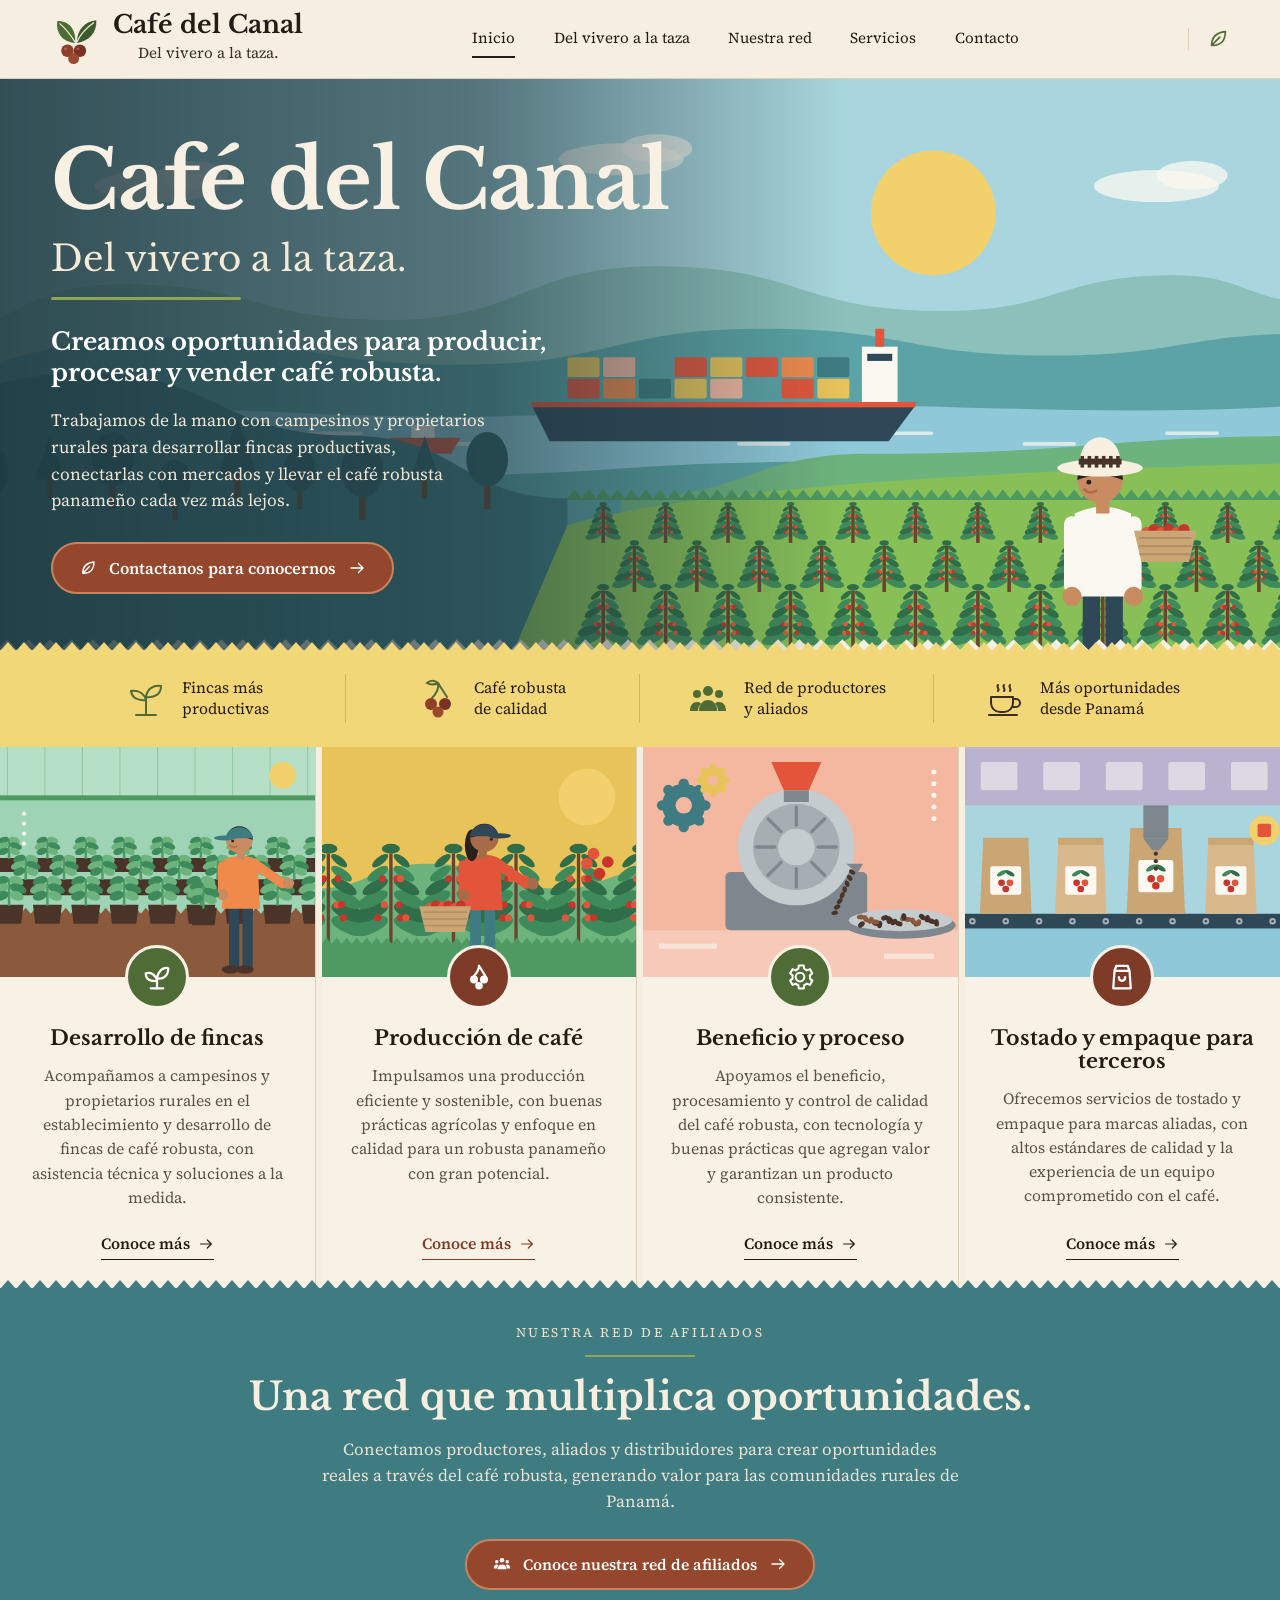
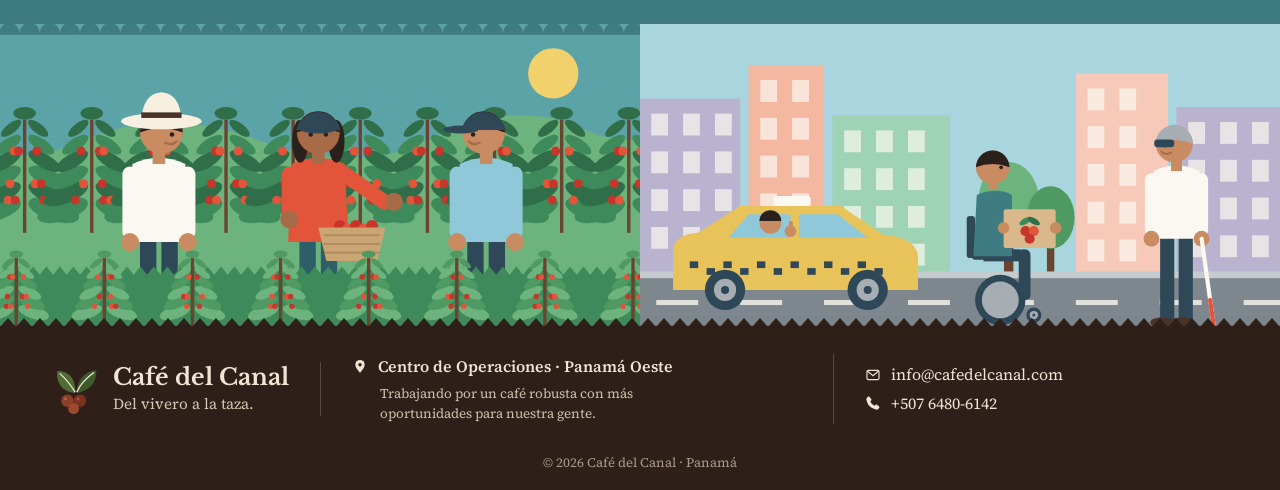
<file: index.html>
<!doctype html>
<html lang="es">
<head>
<meta charset="utf-8">
<meta name="viewport" content="width=device-width, initial-scale=1">
<title>Café del Canal · Del vivero a la taza</title>
<meta name="description" content="Creamos oportunidades para producir, procesar y vender café robusta panameño, del vivero a la taza.">
<link rel="preconnect" href="https://fonts.googleapis.com"><link rel="preconnect" href="https://fonts.gstatic.com" crossorigin>
<link href="https://fonts.googleapis.com/css2?family=Libre+Baskerville:wght@400;700&family=Source+Serif+4:opsz,wght@8..60,400;8..60,600&display=swap" rel="stylesheet">
<style>
:root{--paper:#f6efe1;--card:#f8f2e6;--line:#ddd0b9;--green:#1d3a28;--green2:#4f6b36;--leaf:#8fa457;--brown:#7e3b27;--brown2:#94472d;--ink:#241b14;--muted:#5b5146;--foot:#2e2019}
*{box-sizing:border-box}html{scroll-behavior:smooth}
body{margin:0;background:var(--paper);color:var(--ink);font-family:"Source Serif 4",Georgia,serif;line-height:1.55}
a{color:inherit;text-decoration:none}img{display:block;max-width:100%}
h1,h2,h3{font-family:"Libre Baskerville",Georgia,serif;margin:0;line-height:1.12}
.wrap{max-width:1280px;margin:0 auto;padding-inline:clamp(18px,4vw,56px)}
svg.i{width:1em;height:1em;flex-shrink:0}

/* header */
header{background:var(--paper);position:sticky;top:0;z-index:20;border-bottom:1px solid var(--line)}
.nav{display:flex;align-items:center;justify-content:space-between;gap:24px;min-height:78px}
.brand{display:flex;align-items:center;gap:12px}
.logo{width:50px;height:50px}
.brand strong{display:block;font:700 1.55rem "Libre Baskerville",Georgia,serif;line-height:1}
.brand small{display:block;font-size:.95rem;margin-top:3px;color:#3b2f25;text-align:center}
.links{display:flex;gap:clamp(16px,3vw,44px);font-size:.95rem}
.links a{padding-block:6px;border-bottom:2px solid transparent}
.links a:hover,.links a.on{border-color:var(--ink)}
.navleaf{width:22px;height:22px;color:var(--green2);border-left:1px solid var(--line);padding-left:18px;box-sizing:content-box}
.burger{display:none;background:none;border:1px solid var(--line);border-radius:8px;padding:6px 10px;font-size:1.3rem;color:var(--green)}

/* hero */
.hero{position:relative;color:#fff;min-height:clamp(440px,42vw,560px);display:flex;align-items:center;
background:linear-gradient(90deg,rgba(30,55,62,.85) 0%,rgba(30,55,62,.6) 38%,rgba(30,55,62,0) 66%),url('img/ilustra/hero-canal.svg') 75% bottom/cover no-repeat}
.hero>.wrap{width:100%}.hero-in{padding-block:56px;max-width:680px}
.hero h1{font-size:clamp(2.8rem,6.4vw,5.4rem);color:#f8f1e3;letter-spacing:-.5px}
.hero .sub{font:400 clamp(1.4rem,2.8vw,2.4rem) "Libre Baskerville",Georgia,serif;margin:.25em 0 .45em;color:#f4ead6}
.rule{width:190px;height:3px;background:var(--leaf);border-radius:3px;margin-bottom:26px}
.hero .lead{font:700 clamp(1.15rem,1.9vw,1.6rem)/1.3 "Libre Baskerville",Georgia,serif;margin:0 0 18px;max-width:520px}
.hero p.txt{font-size:1.08rem;max-width:440px;margin:0 0 28px;color:#efe6d5}
.btn{display:inline-flex;align-items:center;gap:12px;background:var(--brown2);color:#fff;border:2px solid #c7835f;border-radius:40px;padding:13px 26px;font:600 1.02rem "Source Serif 4",Georgia,serif;transition:background .2s}
.btn:hover{background:var(--brown)}
.btn svg{width:18px;height:18px}

/* strip */
.strip{border-bottom:1px solid var(--line)}
.strip .wrap{display:grid;grid-template-columns:repeat(4,1fr);padding-block:24px}
.feat{display:flex;align-items:center;justify-content:center;gap:16px;font-size:.98rem;line-height:1.3;border-right:1px solid var(--line);padding:4px 12px}
.feat:last-child{border:0}
.feat svg{width:40px;height:40px}

/* cards */
#servicios{display:grid;grid-template-columns:repeat(4,1fr);gap:6px;border-bottom:1px solid var(--line)}
.card{background:var(--card);display:flex;flex-direction:column;text-align:center;border-right:1px solid var(--line)}
.card:last-child{border-right:0}
.ph{height:clamp(190px,18vw,240px);overflow:hidden}
.ph img{width:100%;height:100%;object-fit:cover;transition:transform .6s}
.card:hover .ph img{transform:scale(1.05)}
.badge{width:64px;height:64px;border-radius:50%;display:grid;place-items:center;margin:-32px auto 0;position:relative;border:3px solid var(--card);color:#fff}
.badge svg{width:30px;height:30px}
.g{background:var(--green2)}.b{background:var(--brown)}
.cb{padding:18px clamp(18px,2vw,30px) 28px;display:flex;flex-direction:column;flex:1}
.card h3{font-size:clamp(1.2rem,1.6vw,1.45rem);margin-bottom:14px}
.card p{color:var(--muted);font-size:.98rem;margin:0 0 22px;flex:1}
.more{align-self:center;font-weight:600;font-size:.98rem;border-bottom:1.5px solid currentColor;padding-bottom:3px;display:inline-flex;gap:8px;align-items:center}
.more svg{width:16px;height:16px;transition:transform .2s}.more:hover svg{transform:translateX(4px)}
.card:nth-child(2) .more{color:var(--brown)}

/* network */
.net{display:grid;grid-template-columns:1fr 1fr;background:var(--green)}
.net .nc{grid-column:1/-1}
.net .ph2{overflow:hidden;aspect-ratio:764/361}
.net .ph2 img{width:100%;height:100%;object-fit:cover}
.nc{color:#f6efe0;text-align:center;display:flex;flex-direction:column;align-items:center;justify-content:center;padding:34px clamp(20px,2.6vw,44px)}
.eyebrow{letter-spacing:.2em;font-size:.82rem;text-transform:uppercase;color:#efe4cb}
.nc .rule{width:110px;height:2px;margin:12px auto 18px}
.nc h2{font-size:clamp(1.9rem,3vw,2.8rem);margin-bottom:18px}
.nc p{font-size:1.06rem;max-width:640px;margin:0 0 24px;color:#e9e2d2}
.nc .btn{font-size:.98rem}

/* footer */
footer{background:var(--foot);color:#efe5d3}
.fg{display:grid;grid-template-columns:auto 1.3fr 1fr;align-items:center;gap:0;padding-block:28px}
.fg>div{padding-inline:clamp(14px,2.4vw,36px);border-right:1px solid #5a463a}
.fg>div:first-child{padding-left:0}.fg>div:last-child{border:0;padding-right:0}
.fbrand{display:flex;align-items:center;gap:12px}
.fbrand strong{font:700 1.45rem "Libre Baskerville",Georgia,serif;display:block}
.fbrand small{font-size:.95rem;color:#d5c7b0}
.loc b{display:flex;gap:10px;align-items:center;font-weight:600;margin-bottom:4px}
.loc small{display:block;color:#cdbfa8;padding-left:28px;max-width:360px}
.ct a{display:flex;gap:10px;align-items:center;margin:4px 0}
.ct a:hover,.soc a:hover{color:#fff;opacity:.8}
.soc{display:flex;gap:16px}.soc svg{width:24px;height:24px}
.copy{text-align:center;font-size:.82rem;color:#a9998a;padding:0 0 18px}

/* flat illustration look: pastel bands joined by zigzag edges */
:root{--teal:#3e7c82;--mustard:#f2d779;--zz:url("data:image/svg+xml,%3Csvg xmlns='http://www.w3.org/2000/svg' width='16' height='9'%3E%3Cpath d='M0 9 8 0l8 9z'/%3E%3C/svg%3E")}
.strip,.net,footer{position:relative}
.strip::before,.net::before,footer::before{content:"";position:absolute;left:0;right:0;top:-8px;height:9px;background:inherit;-webkit-mask:var(--zz) repeat-x;mask:var(--zz) repeat-x}
.strip{background:var(--mustard);border-bottom:0}
.feat{border-color:rgba(36,27,20,.18)}
#servicios{border-bottom:0}
.net{background:var(--teal)}

@media(max-width:980px){
 .strip .wrap{grid-template-columns:1fr 1fr;row-gap:18px}.feat:nth-child(2){border:0}
 #servicios{grid-template-columns:1fr 1fr}.card:nth-child(2){border-right:0}
 .fg{grid-template-columns:1fr 1fr;row-gap:22px}.fg>div{border:0;padding-inline:0}
}
@media(max-width:700px){
 .burger{display:block}.navleaf{display:none}
 .links{display:none;position:absolute;left:0;right:0;top:100%;background:var(--paper);flex-direction:column;gap:0;padding:8px 18px 16px;border-bottom:1px solid var(--line)}
 .links.open{display:flex}.links a{padding:10px 0}
 .brand strong{font-size:1.25rem}.logo{width:42px;height:42px}
 .hero{background:linear-gradient(180deg,rgba(30,55,62,.55),rgba(30,55,62,.85)),url('img/ilustra/hero-canal.svg') 82% bottom/cover no-repeat}
 .feat{justify-content:flex-start;font-size:.9rem;border:0}.feat svg{width:32px;height:32px}
 #servicios{grid-template-columns:1fr}.card{border-right:0;border-bottom:1px solid var(--line)}
 .net{grid-template-columns:1fr}
 .fg{grid-template-columns:1fr}
}
@media(prefers-reduced-motion:reduce){html{scroll-behavior:auto}*{transition:none!important}}
</style>
</head>
<body>
<svg width="0" height="0" style="position:absolute" aria-hidden="true">
 <symbol id="logo" viewBox="0 0 64 64"><path d="M31 37C14 36 6 24 8 9c14 0 24 9 23 28Z" fill="#4f6b36"/><path d="M33 37C33 20 44 9 58 8c1 15-9 27-25 29Z" fill="#3c5a2c"/><path d="M31 36C24 25 18 18 11 12M33 36c5-11 12-18 22-25" stroke="#f3ead8" stroke-width="1.6" fill="none"/><circle cx="21" cy="47" r="8" fill="#8d3f2a"/><circle cx="37" cy="47" r="8" fill="#7a3322"/><circle cx="29" cy="57" r="7" fill="#9b4a30"/><circle cx="18.5" cy="44.5" r="2" fill="#c0715a" opacity=".7"/><circle cx="34.5" cy="44.5" r="2" fill="#b1624c" opacity=".7"/></symbol>
 <symbol id="leaf" viewBox="0 0 24 24"><path d="M5 19c0-9 5-14 15-15 0 10-5 15-14 15Zm0 0 9-9" fill="none" stroke="currentColor" stroke-width="1.8" stroke-linecap="round" stroke-linejoin="round"/></symbol>
 <symbol id="arrow" viewBox="0 0 24 24"><path d="M4 12h15m-5-6 6 6-6 6" fill="none" stroke="currentColor" stroke-width="1.8" stroke-linecap="round" stroke-linejoin="round"/></symbol>
 <symbol id="sprout" viewBox="0 0 40 40"><path d="M20 36V19M20 21c-2-7-8-10-15-9 1 7 7 10 15 9Zm0-3c1-8 7-12 15-11 0 8-6 12-15 11ZM10 36h20" fill="none" stroke="currentColor" stroke-width="2" stroke-linecap="round"/></symbol>
 <symbol id="cherries" viewBox="0 0 40 40"><path d="M20 4c1 5 0 9-6 15M20 4c3 5 6 9 9 14M20 4c-4 2-8 2-11 0 3-3 8-3 11 0Z" fill="none" stroke="#4f6b36" stroke-width="2" stroke-linecap="round"/><circle cx="13" cy="25" r="6" fill="#8d3f2a"/><circle cx="27" cy="25" r="6" fill="#7a3322"/><circle cx="20" cy="33" r="5.5" fill="#9b4a30"/></symbol>
 <symbol id="people" viewBox="0 0 40 40"><g fill="#4f6b36"><circle cx="20" cy="12" r="5"/><path d="M11 32c0-7 4-11 9-11s9 4 9 11Z"/><circle cx="9" cy="15" r="4"/><path d="M2 32c0-6 3-9 7-9 2 0 3 .5 4 1.5-2 2-3 5-3 7.5Z"/><circle cx="31" cy="15" r="4"/><path d="M38 32c0-6-3-9-7-9-2 0-3 .5-4 1.5 2 2 3 5 3 7.5Z"/></g></symbol>
 <symbol id="cup" viewBox="0 0 40 40"><path d="M7 18h22v6a9 9 0 0 1-9 9h-4a9 9 0 0 1-9-9Zm22 2h3a4 4 0 0 1 0 8h-4M5 36h28M14 6c-2 2 2 4 0 6m6-6c-2 2 2 4 0 6m6-6c-2 2 2 4 0 6" fill="none" stroke="#3b2f25" stroke-width="2" stroke-linecap="round" stroke-linejoin="round"/></symbol>
 <symbol id="seedling" viewBox="0 0 24 24"><path d="M12 21v-8m0 2c-1-5-5-7-9-6 0 5 4 7 9 6Zm0-2c1-6 5-9 9-8 0 6-4 9-9 8ZM7 21h10" fill="none" stroke="currentColor" stroke-width="1.8" stroke-linecap="round" stroke-linejoin="round"/></symbol>
 <symbol id="berries" viewBox="0 0 24 24"><path d="M12 3c0 3-1 5-4 8m4-8c2 3 3 5 5 8" fill="none" stroke="currentColor" stroke-width="1.8" stroke-linecap="round"/><circle cx="8" cy="14" r="3.2" fill="currentColor"/><circle cx="16" cy="14" r="3.2" fill="currentColor"/><circle cx="12" cy="19" r="3" fill="currentColor"/></symbol>
 <symbol id="gear" viewBox="0 0 24 24"><path d="M12 8.5a3.5 3.5 0 1 0 0 7 3.5 3.5 0 0 0 0-7Zm8 3.5-.1-1.3 2-1.6-2-3.4-2.4 1a8 8 0 0 0-2.2-1.3L15 2.8h-4l-.3 2.6a8 8 0 0 0-2.2 1.3l-2.4-1-2 3.4 2 1.6L6 12l.1 1.3-2 1.6 2 3.4 2.4-1a8 8 0 0 0 2.2 1.3l.3 2.6h4l.3-2.6a8 8 0 0 0 2.2-1.3l2.4 1 2-3.4-2-1.6Z" fill="none" stroke="currentColor" stroke-width="1.6" stroke-linejoin="round"/></symbol>
 <symbol id="bag" viewBox="0 0 24 24"><path d="M6 7h12l1 14H5ZM6 7l1.5-4h9L18 7M9.5 12c0 2 1 3 2.5 3s2.5-1 2.5-3" fill="none" stroke="currentColor" stroke-width="1.8" stroke-linejoin="round" stroke-linecap="round"/></symbol>
 <symbol id="group" viewBox="0 0 24 24"><g fill="currentColor"><circle cx="12" cy="7" r="3"/><path d="M6 19c0-4 2.7-6.5 6-6.5s6 2.5 6 6.5Z"/><circle cx="5" cy="9" r="2.3"/><circle cx="19" cy="9" r="2.3"/><path d="M1 18c0-3.5 1.8-5.5 4-5.5 1 0 1.8.3 2.4.9C6.2 14.7 5.5 16.6 5.5 18ZM23 18c0-3.5-1.8-5.5-4-5.5-1 0-1.8.3-2.4.9 1.2 1.3 1.9 3.2 1.9 4.6Z"/></g></symbol>
 <symbol id="pin" viewBox="0 0 24 24"><path d="M12 22s7-7 7-12a7 7 0 0 0-14 0c0 5 7 12 7 12Z" fill="currentColor"/><circle cx="12" cy="10" r="2.6" fill="#2e2019"/></symbol>
 <symbol id="mail" viewBox="0 0 24 24"><rect x="3" y="5" width="18" height="14" rx="2" fill="none" stroke="currentColor" stroke-width="1.7"/><path d="m3.5 6 8.5 7 8.5-7" fill="none" stroke="currentColor" stroke-width="1.7"/></symbol>
 <symbol id="phone" viewBox="0 0 24 24"><path d="M6.6 2.8 9.4 6c.5.6.5 1.4 0 2L8 9.6a12 12 0 0 0 6.4 6.4l1.6-1.4c.6-.5 1.4-.5 2 0l3.2 2.8c.6.6.6 1.5 0 2.1l-1.7 1.7c-.8.8-2 1.1-3 .7A19 19 0 0 1 2.1 7.4c-.4-1 0-2.2.7-3l1.7-1.6c.6-.6 1.5-.6 2.1 0Z" fill="currentColor"/></symbol>
 <symbol id="ig" viewBox="0 0 24 24"><rect x="3" y="3" width="18" height="18" rx="5" fill="none" stroke="currentColor" stroke-width="1.8"/><circle cx="12" cy="12" r="4" fill="none" stroke="currentColor" stroke-width="1.8"/><circle cx="17.3" cy="6.7" r="1.2" fill="currentColor"/></symbol>
 <symbol id="fb" viewBox="0 0 24 24"><path d="M12 2a10 10 0 0 0-1.6 19.9V14.9H7.9V12h2.5V9.8c0-2.5 1.5-3.9 3.8-3.9 1.1 0 2.2.2 2.2.2v2.5h-1.3c-1.2 0-1.6.8-1.6 1.6V12h2.8l-.4 2.9h-2.3v7A10 10 0 0 0 12 2Z" fill="currentColor"/></symbol>
 <symbol id="li" viewBox="0 0 24 24"><path d="M4 3h16a1 1 0 0 1 1 1v16a1 1 0 0 1-1 1H4a1 1 0 0 1-1-1V4a1 1 0 0 1 1-1Zm2.6 7.4V18h2.5v-7.6Zm1.3-3.8a1.4 1.4 0 1 0 0 2.9 1.4 1.4 0 0 0 0-2.9Zm3.5 3.8V18h2.5v-3.9c0-1 .2-2 1.5-2s1.3 1.2 1.3 2.1V18H19v-4.4c0-2.2-.5-3.9-3-3.9-1.2 0-2 .7-2.4 1.3v-1.1Z" fill="currentColor"/></symbol>
</svg>

<header><div class="wrap nav">
 <a class="brand" href="#inicio" aria-label="Café del Canal, inicio"><svg class="logo" aria-hidden="true"><use href="#logo"/></svg><span><strong>Café del Canal</strong><small>Del vivero a la taza.</small></span></a>
 <button class="burger" aria-label="Abrir menú" aria-expanded="false" aria-controls="menu">☰</button>
 <nav id="menu" class="links" aria-label="Principal"><a class="on" href="#inicio">Inicio</a><a href="#servicios">Del vivero a la taza</a><a href="#red">Nuestra red</a><a href="#servicios">Servicios</a><a href="#contacto">Contacto</a></nav>
 <svg class="navleaf" aria-hidden="true"><use href="#leaf"/></svg>
</div></header>

<main id="inicio">
<section class="hero" aria-labelledby="t"><div class="wrap"><div class="hero-in">
 <h1 id="t">Café del Canal</h1>
 <div class="sub">Del vivero a la taza.</div>
 <div class="rule"></div>
 <p class="lead">Creamos oportunidades para producir, procesar y vender café robusta.</p>
 <p class="txt">Trabajamos de la mano con campesinos y propietarios rurales para desarrollar fincas productivas, conectarlas con mercados y llevar el café robusta panameño cada vez más lejos.</p>
 <a class="btn" href="#contacto"><svg aria-hidden="true"><use href="#leaf"/></svg>Contactanos para conocernos<svg aria-hidden="true"><use href="#arrow"/></svg></a>
</div></div></section>

<section class="strip" aria-label="Lo que impulsamos"><div class="wrap">
 <div class="feat"><svg style="color:#4f6b36" aria-hidden="true"><use href="#sprout"/></svg><span>Fincas más<br>productivas</span></div>
 <div class="feat"><svg aria-hidden="true"><use href="#cherries"/></svg><span>Café robusta<br>de calidad</span></div>
 <div class="feat"><svg aria-hidden="true"><use href="#people"/></svg><span>Red de productores<br>y aliados</span></div>
 <div class="feat"><svg aria-hidden="true"><use href="#cup"/></svg><span>Más oportunidades<br>desde Panamá</span></div>
</div></section>

<section id="servicios" aria-label="Del vivero a la taza">
 <article class="card"><div class="ph"><img src="img/ilustra/proceso-vivero.svg" alt="Ilustración de un trabajador sembrando plantones de café en el vivero" loading="lazy"></div><div class="badge g"><svg aria-hidden="true"><use href="#seedling"/></svg></div><div class="cb"><h3>Desarrollo de fincas</h3><p>Acompañamos a campesinos y propietarios rurales en el establecimiento y desarrollo de fincas de café robusta, con asistencia técnica y soluciones a la medida.</p><a class="more" href="#contacto">Conoce más<svg aria-hidden="true"><use href="#arrow"/></svg></a></div></article>
 <article class="card"><div class="ph"><img src="img/ilustra/proceso-cosecha.svg" alt="Ilustración de una caficultora cosechando cerezas rojas de café" loading="lazy"></div><div class="badge b"><svg aria-hidden="true"><use href="#berries"/></svg></div><div class="cb"><h3>Producción de café</h3><p>Impulsamos una producción eficiente y sostenible, con buenas prácticas agrícolas y enfoque en calidad para un robusta panameño con gran potencial.</p><a class="more" href="#contacto">Conoce más<svg aria-hidden="true"><use href="#arrow"/></svg></a></div></article>
 <article class="card"><div class="ph"><img src="img/ilustra/proceso-tostado.svg" alt="Ilustración de una tostadora de café con granos recién tostados" loading="lazy"></div><div class="badge g"><svg aria-hidden="true"><use href="#gear"/></svg></div><div class="cb"><h3>Beneficio y proceso</h3><p>Apoyamos el beneficio, procesamiento y control de calidad del café robusta, con tecnología y buenas prácticas que agregan valor y garantizan un producto consistente.</p><a class="more" href="#contacto">Conoce más<svg aria-hidden="true"><use href="#arrow"/></svg></a></div></article>
 <article class="card"><div class="ph"><img src="img/ilustra/proceso-empaque.svg" alt="Ilustración de bolsas kraft de Café del Canal en una banda de empaque" loading="lazy"></div><div class="badge b"><svg aria-hidden="true"><use href="#bag"/></svg></div><div class="cb"><h3>Tostado y empaque para terceros</h3><p>Ofrecemos servicios de tostado y empaque para marcas aliadas, con altos estándares de calidad y la experiencia de un equipo comprometido con el café.</p><a class="more" href="#contacto">Conoce más<svg aria-hidden="true"><use href="#arrow"/></svg></a></div></article>
</section>

<section class="net" id="red" aria-labelledby="rt">
 <div class="nc"><div class="eyebrow">Nuestra red de afiliados</div><div class="rule"></div><h2 id="rt">Una red que multiplica oportunidades.</h2><p>Conectamos productores, aliados y distribuidores para crear oportunidades reales a través del café robusta, generando valor para las comunidades rurales de Panamá.</p><a class="btn" href="#contacto"><svg aria-hidden="true"><use href="#group"/></svg>Conoce nuestra red de afiliados<svg aria-hidden="true"><use href="#arrow"/></svg></a></div>
 <div class="ph2"><img src="img/ilustra/red-productores.svg" alt="Ilustración de tres productores sonrientes entre los cafetales" loading="lazy"></div>
 <div class="ph2"><img src="img/ilustra/red-distribuidores.svg" alt="Ilustración de los distribuidores de la red: taxista, joven en silla de ruedas con una caja de Café del Canal y señor con bastón" loading="lazy"></div>
</section>
</main>

<footer id="contacto"><div class="wrap fg">
 <div class="fbrand"><svg class="logo" aria-hidden="true"><use href="#logo"/></svg><span><strong>Café del Canal</strong><small>Del vivero a la taza.</small></span></div>
 <div class="loc"><b><svg class="i" aria-hidden="true"><use href="#pin"/></svg>Centro de Operaciones · Panamá Oeste</b><small>Trabajando por un café robusta con más oportunidades para nuestra gente.</small></div>
 <div class="ct"><a href="mailto:info@cafedelcanal.com"><svg class="i" aria-hidden="true"><use href="#mail"/></svg>info@cafedelcanal.com</a><a href="tel:+50764806142"><svg class="i" aria-hidden="true"><use href="#phone"/></svg>+507 6480-6142</a></div>
</div><div class="copy">© <span id="y"></span> Café del Canal · Panamá</div></footer>

<script>
document.getElementById('y').textContent=new Date().getFullYear();
const b=document.querySelector('.burger'),m=document.getElementById('menu');
b.addEventListener('click',()=>{const o=m.classList.toggle('open');b.setAttribute('aria-expanded',o)});
m.querySelectorAll('a').forEach(a=>a.addEventListener('click',()=>{m.classList.remove('open');b.setAttribute('aria-expanded','false')}));
</script>
</body>
</html>
</file>
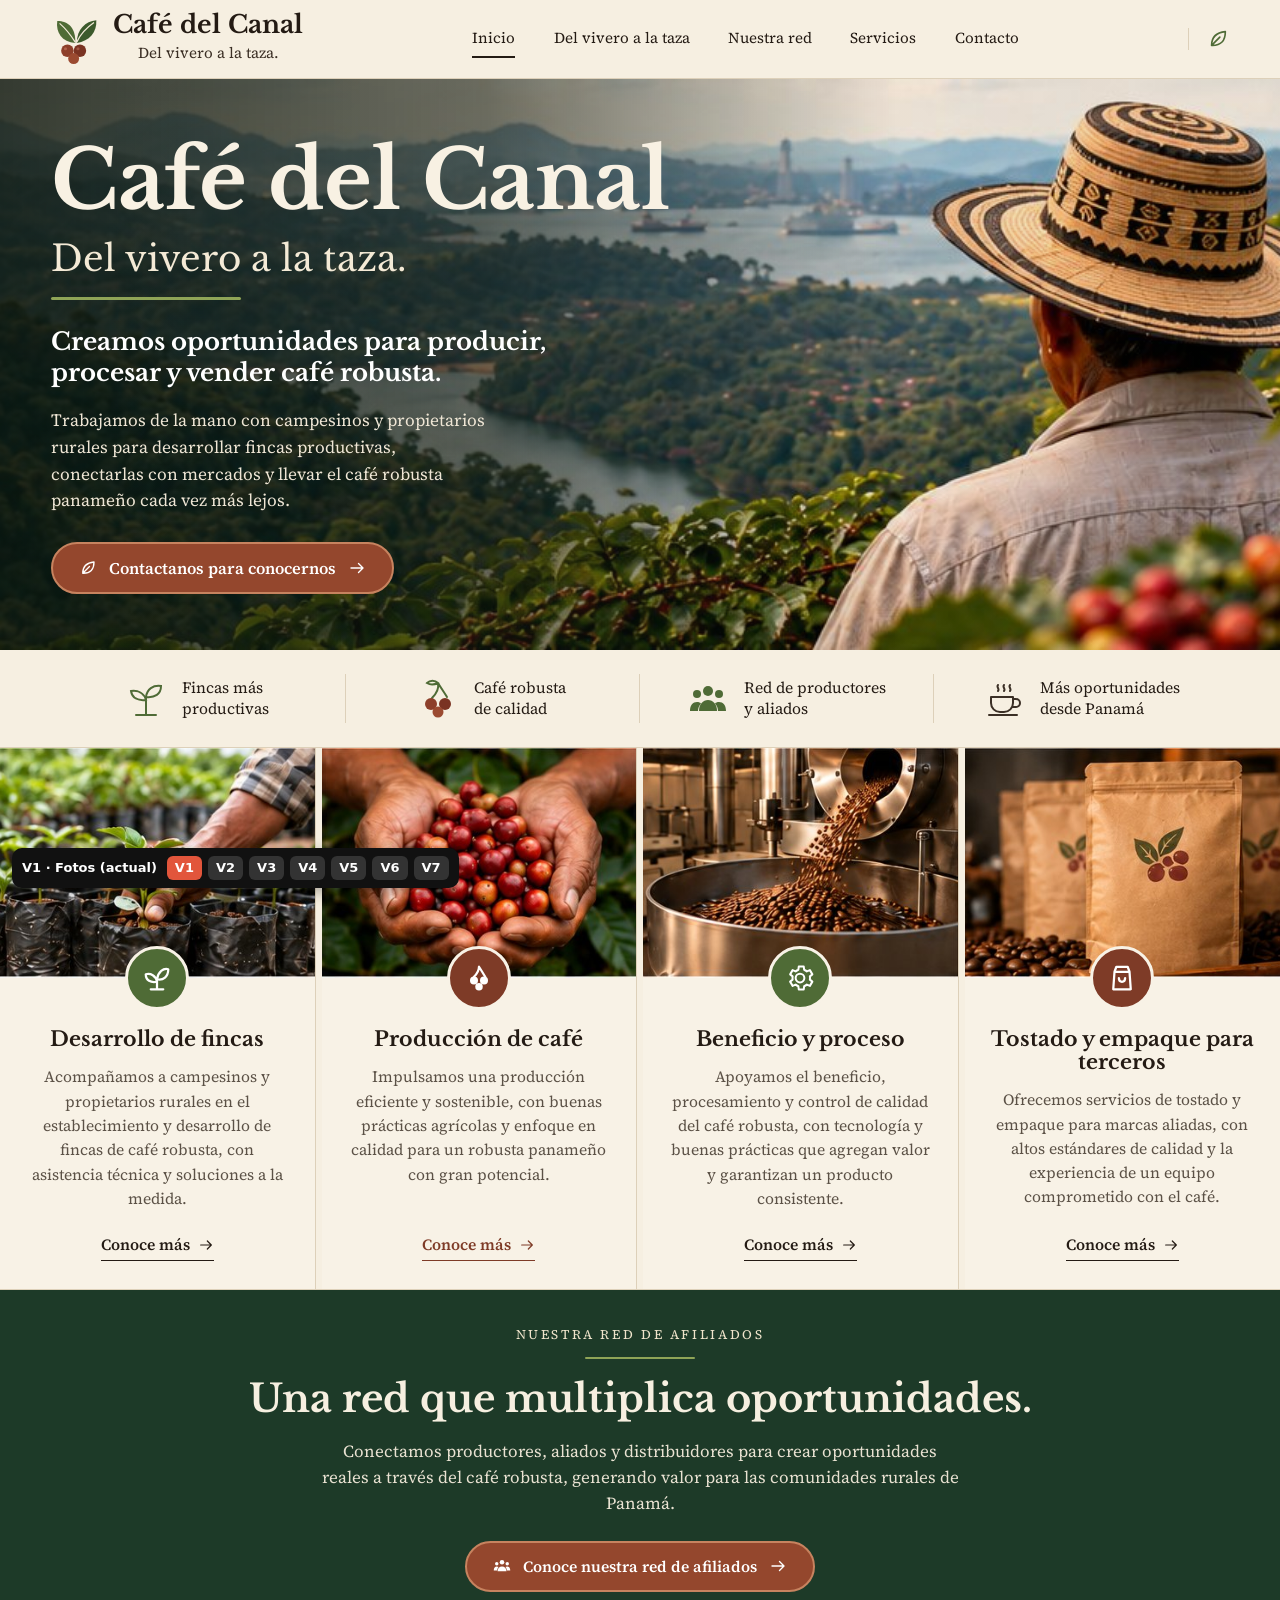
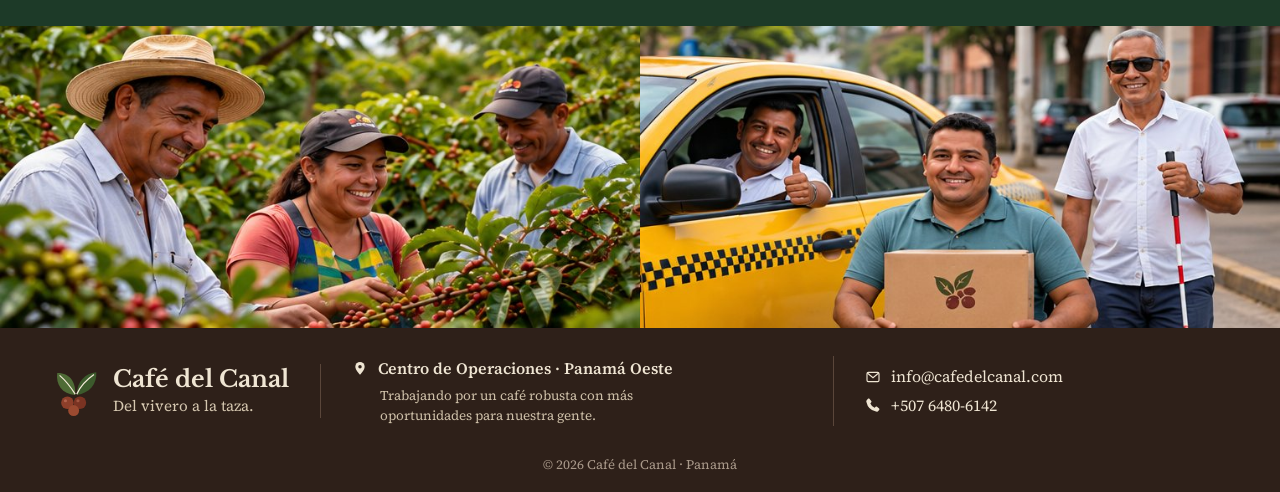
<file: v1/index.html>
<!doctype html>
<html lang="es">
<head>
<meta charset="utf-8">
<meta name="robots" content="noindex">
<meta name="viewport" content="width=device-width, initial-scale=1">
<title>Café del Canal · Del vivero a la taza</title>
<meta name="description" content="Creamos oportunidades para producir, procesar y vender café robusta panameño, del vivero a la taza.">
<link rel="preconnect" href="https://fonts.googleapis.com"><link rel="preconnect" href="https://fonts.gstatic.com" crossorigin>
<link href="https://fonts.googleapis.com/css2?family=Libre+Baskerville:wght@400;700&family=Source+Serif+4:opsz,wght@8..60,400;8..60,600&display=swap" rel="stylesheet">
<style>
:root{--paper:#f6efe1;--card:#f8f2e6;--line:#ddd0b9;--green:#1d3a28;--green2:#4f6b36;--leaf:#8fa457;--brown:#7e3b27;--brown2:#94472d;--ink:#241b14;--muted:#5b5146;--foot:#2e2019}
*{box-sizing:border-box}html{scroll-behavior:smooth}
body{margin:0;background:var(--paper);color:var(--ink);font-family:"Source Serif 4",Georgia,serif;line-height:1.55}
a{color:inherit;text-decoration:none}img{display:block;max-width:100%}
h1,h2,h3{font-family:"Libre Baskerville",Georgia,serif;margin:0;line-height:1.12}
.wrap{max-width:1280px;margin:0 auto;padding-inline:clamp(18px,4vw,56px)}
svg.i{width:1em;height:1em;flex-shrink:0}

/* header */
header{background:var(--paper);position:sticky;top:0;z-index:20;border-bottom:1px solid var(--line)}
.nav{display:flex;align-items:center;justify-content:space-between;gap:24px;min-height:78px}
.brand{display:flex;align-items:center;gap:12px}
.logo{width:50px;height:50px}
.brand strong{display:block;font:700 1.55rem "Libre Baskerville",Georgia,serif;line-height:1}
.brand small{display:block;font-size:.95rem;margin-top:3px;color:#3b2f25;text-align:center}
.links{display:flex;gap:clamp(16px,3vw,44px);font-size:.95rem}
.links a{padding-block:6px;border-bottom:2px solid transparent}
.links a:hover,.links a.on{border-color:var(--ink)}
.navleaf{width:22px;height:22px;color:var(--green2);border-left:1px solid var(--line);padding-left:18px;box-sizing:content-box}
.burger{display:none;background:none;border:1px solid var(--line);border-radius:8px;padding:6px 10px;font-size:1.3rem;color:var(--green)}

/* hero */
.hero{position:relative;color:#fff;min-height:clamp(440px,42vw,560px);display:flex;align-items:center;
background:linear-gradient(90deg,rgba(10,22,14,.82) 0%,rgba(10,22,14,.6) 38%,rgba(10,22,14,.05) 70%),url('../img/hero-canal.jpg') 75% center/cover no-repeat}
.hero>.wrap{width:100%}.hero-in{padding-block:56px;max-width:680px}
.hero h1{font-size:clamp(2.8rem,6.4vw,5.4rem);color:#f8f1e3;letter-spacing:-.5px}
.hero .sub{font:400 clamp(1.4rem,2.8vw,2.4rem) "Libre Baskerville",Georgia,serif;margin:.25em 0 .45em;color:#f4ead6}
.rule{width:190px;height:3px;background:var(--leaf);border-radius:3px;margin-bottom:26px}
.hero .lead{font:700 clamp(1.15rem,1.9vw,1.6rem)/1.3 "Libre Baskerville",Georgia,serif;margin:0 0 18px;max-width:520px}
.hero p.txt{font-size:1.08rem;max-width:440px;margin:0 0 28px;color:#efe6d5}
.btn{display:inline-flex;align-items:center;gap:12px;background:var(--brown2);color:#fff;border:2px solid #c7835f;border-radius:40px;padding:13px 26px;font:600 1.02rem "Source Serif 4",Georgia,serif;transition:background .2s}
.btn:hover{background:var(--brown)}
.btn svg{width:18px;height:18px}

/* strip */
.strip{border-bottom:1px solid var(--line)}
.strip .wrap{display:grid;grid-template-columns:repeat(4,1fr);padding-block:24px}
.feat{display:flex;align-items:center;justify-content:center;gap:16px;font-size:.98rem;line-height:1.3;border-right:1px solid var(--line);padding:4px 12px}
.feat:last-child{border:0}
.feat svg{width:40px;height:40px}

/* cards */
#servicios{display:grid;grid-template-columns:repeat(4,1fr);gap:6px;border-bottom:1px solid var(--line)}
.card{background:var(--card);display:flex;flex-direction:column;text-align:center;border-right:1px solid var(--line)}
.card:last-child{border-right:0}
.ph{height:clamp(190px,18vw,240px);overflow:hidden}
.ph img{width:100%;height:100%;object-fit:cover;transition:transform .6s}
.card:hover .ph img{transform:scale(1.05)}
.badge{width:64px;height:64px;border-radius:50%;display:grid;place-items:center;margin:-32px auto 0;position:relative;border:3px solid var(--card);color:#fff}
.badge svg{width:30px;height:30px}
.g{background:var(--green2)}.b{background:var(--brown)}
.cb{padding:18px clamp(18px,2vw,30px) 28px;display:flex;flex-direction:column;flex:1}
.card h3{font-size:clamp(1.2rem,1.6vw,1.45rem);margin-bottom:14px}
.card p{color:var(--muted);font-size:.98rem;margin:0 0 22px;flex:1}
.more{align-self:center;font-weight:600;font-size:.98rem;border-bottom:1.5px solid currentColor;padding-bottom:3px;display:inline-flex;gap:8px;align-items:center}
.more svg{width:16px;height:16px;transition:transform .2s}.more:hover svg{transform:translateX(4px)}
.card:nth-child(2) .more{color:var(--brown)}

/* network */
.net{display:grid;grid-template-columns:1fr 1fr;background:var(--green)}
.net .nc{grid-column:1/-1}
.net .ph2{overflow:hidden;aspect-ratio:764/361}
.net .ph2 img{width:100%;height:100%;object-fit:cover}
.nc{color:#f6efe0;text-align:center;display:flex;flex-direction:column;align-items:center;justify-content:center;padding:34px clamp(20px,2.6vw,44px)}
.eyebrow{letter-spacing:.2em;font-size:.82rem;text-transform:uppercase;color:#efe4cb}
.nc .rule{width:110px;height:2px;margin:12px auto 18px}
.nc h2{font-size:clamp(1.9rem,3vw,2.8rem);margin-bottom:18px}
.nc p{font-size:1.06rem;max-width:640px;margin:0 0 24px;color:#e9e2d2}
.nc .btn{font-size:.98rem}

/* footer */
footer{background:var(--foot);color:#efe5d3}
.fg{display:grid;grid-template-columns:auto 1.3fr 1fr;align-items:center;gap:0;padding-block:28px}
.fg>div{padding-inline:clamp(14px,2.4vw,36px);border-right:1px solid #5a463a}
.fg>div:first-child{padding-left:0}.fg>div:last-child{border:0;padding-right:0}
.fbrand{display:flex;align-items:center;gap:12px}
.fbrand strong{font:700 1.45rem "Libre Baskerville",Georgia,serif;display:block}
.fbrand small{font-size:.95rem;color:#d5c7b0}
.loc b{display:flex;gap:10px;align-items:center;font-weight:600;margin-bottom:4px}
.loc small{display:block;color:#cdbfa8;padding-left:28px;max-width:360px}
.ct a{display:flex;gap:10px;align-items:center;margin:4px 0}
.ct a:hover,.soc a:hover{color:#fff;opacity:.8}
.soc{display:flex;gap:16px}.soc svg{width:24px;height:24px}
.copy{text-align:center;font-size:.82rem;color:#a9998a;padding:0 0 18px}

@media(max-width:980px){
 .strip .wrap{grid-template-columns:1fr 1fr;row-gap:18px}.feat:nth-child(2){border:0}
 #servicios{grid-template-columns:1fr 1fr}.card:nth-child(2){border-right:0}
 .fg{grid-template-columns:1fr 1fr;row-gap:22px}.fg>div{border:0;padding-inline:0}
}
@media(max-width:700px){
 .burger{display:block}.navleaf{display:none}
 .links{display:none;position:absolute;left:0;right:0;top:100%;background:var(--paper);flex-direction:column;gap:0;padding:8px 18px 16px;border-bottom:1px solid var(--line)}
 .links.open{display:flex}.links a{padding:10px 0}
 .brand strong{font-size:1.25rem}.logo{width:42px;height:42px}
 .hero{background:linear-gradient(180deg,rgba(10,22,14,.55),rgba(10,22,14,.85)),url('../img/hero-canal.jpg') 86% center/cover no-repeat}
 .feat{justify-content:flex-start;font-size:.9rem;border:0}.feat svg{width:32px;height:32px}
 #servicios{grid-template-columns:1fr}.card{border-right:0;border-bottom:1px solid var(--line)}
 .net{grid-template-columns:1fr}
 .fg{grid-template-columns:1fr}
}
@media(prefers-reduced-motion:reduce){html{scroll-behavior:auto}*{transition:none!important}}
</style>
</head>
<body>
<svg width="0" height="0" style="position:absolute" aria-hidden="true">
 <symbol id="logo" viewBox="0 0 64 64"><path d="M31 37C14 36 6 24 8 9c14 0 24 9 23 28Z" fill="#4f6b36"/><path d="M33 37C33 20 44 9 58 8c1 15-9 27-25 29Z" fill="#3c5a2c"/><path d="M31 36C24 25 18 18 11 12M33 36c5-11 12-18 22-25" stroke="#f3ead8" stroke-width="1.6" fill="none"/><circle cx="21" cy="47" r="8" fill="#8d3f2a"/><circle cx="37" cy="47" r="8" fill="#7a3322"/><circle cx="29" cy="57" r="7" fill="#9b4a30"/><circle cx="18.5" cy="44.5" r="2" fill="#c0715a" opacity=".7"/><circle cx="34.5" cy="44.5" r="2" fill="#b1624c" opacity=".7"/></symbol>
 <symbol id="leaf" viewBox="0 0 24 24"><path d="M5 19c0-9 5-14 15-15 0 10-5 15-14 15Zm0 0 9-9" fill="none" stroke="currentColor" stroke-width="1.8" stroke-linecap="round" stroke-linejoin="round"/></symbol>
 <symbol id="arrow" viewBox="0 0 24 24"><path d="M4 12h15m-5-6 6 6-6 6" fill="none" stroke="currentColor" stroke-width="1.8" stroke-linecap="round" stroke-linejoin="round"/></symbol>
 <symbol id="sprout" viewBox="0 0 40 40"><path d="M20 36V19M20 21c-2-7-8-10-15-9 1 7 7 10 15 9Zm0-3c1-8 7-12 15-11 0 8-6 12-15 11ZM10 36h20" fill="none" stroke="currentColor" stroke-width="2" stroke-linecap="round"/></symbol>
 <symbol id="cherries" viewBox="0 0 40 40"><path d="M20 4c1 5 0 9-6 15M20 4c3 5 6 9 9 14M20 4c-4 2-8 2-11 0 3-3 8-3 11 0Z" fill="none" stroke="#4f6b36" stroke-width="2" stroke-linecap="round"/><circle cx="13" cy="25" r="6" fill="#8d3f2a"/><circle cx="27" cy="25" r="6" fill="#7a3322"/><circle cx="20" cy="33" r="5.5" fill="#9b4a30"/></symbol>
 <symbol id="people" viewBox="0 0 40 40"><g fill="#4f6b36"><circle cx="20" cy="12" r="5"/><path d="M11 32c0-7 4-11 9-11s9 4 9 11Z"/><circle cx="9" cy="15" r="4"/><path d="M2 32c0-6 3-9 7-9 2 0 3 .5 4 1.5-2 2-3 5-3 7.5Z"/><circle cx="31" cy="15" r="4"/><path d="M38 32c0-6-3-9-7-9-2 0-3 .5-4 1.5 2 2 3 5 3 7.5Z"/></g></symbol>
 <symbol id="cup" viewBox="0 0 40 40"><path d="M7 18h22v6a9 9 0 0 1-9 9h-4a9 9 0 0 1-9-9Zm22 2h3a4 4 0 0 1 0 8h-4M5 36h28M14 6c-2 2 2 4 0 6m6-6c-2 2 2 4 0 6m6-6c-2 2 2 4 0 6" fill="none" stroke="#3b2f25" stroke-width="2" stroke-linecap="round" stroke-linejoin="round"/></symbol>
 <symbol id="seedling" viewBox="0 0 24 24"><path d="M12 21v-8m0 2c-1-5-5-7-9-6 0 5 4 7 9 6Zm0-2c1-6 5-9 9-8 0 6-4 9-9 8ZM7 21h10" fill="none" stroke="currentColor" stroke-width="1.8" stroke-linecap="round" stroke-linejoin="round"/></symbol>
 <symbol id="berries" viewBox="0 0 24 24"><path d="M12 3c0 3-1 5-4 8m4-8c2 3 3 5 5 8" fill="none" stroke="currentColor" stroke-width="1.8" stroke-linecap="round"/><circle cx="8" cy="14" r="3.2" fill="currentColor"/><circle cx="16" cy="14" r="3.2" fill="currentColor"/><circle cx="12" cy="19" r="3" fill="currentColor"/></symbol>
 <symbol id="gear" viewBox="0 0 24 24"><path d="M12 8.5a3.5 3.5 0 1 0 0 7 3.5 3.5 0 0 0 0-7Zm8 3.5-.1-1.3 2-1.6-2-3.4-2.4 1a8 8 0 0 0-2.2-1.3L15 2.8h-4l-.3 2.6a8 8 0 0 0-2.2 1.3l-2.4-1-2 3.4 2 1.6L6 12l.1 1.3-2 1.6 2 3.4 2.4-1a8 8 0 0 0 2.2 1.3l.3 2.6h4l.3-2.6a8 8 0 0 0 2.2-1.3l2.4 1 2-3.4-2-1.6Z" fill="none" stroke="currentColor" stroke-width="1.6" stroke-linejoin="round"/></symbol>
 <symbol id="bag" viewBox="0 0 24 24"><path d="M6 7h12l1 14H5ZM6 7l1.5-4h9L18 7M9.5 12c0 2 1 3 2.5 3s2.5-1 2.5-3" fill="none" stroke="currentColor" stroke-width="1.8" stroke-linejoin="round" stroke-linecap="round"/></symbol>
 <symbol id="group" viewBox="0 0 24 24"><g fill="currentColor"><circle cx="12" cy="7" r="3"/><path d="M6 19c0-4 2.7-6.5 6-6.5s6 2.5 6 6.5Z"/><circle cx="5" cy="9" r="2.3"/><circle cx="19" cy="9" r="2.3"/><path d="M1 18c0-3.5 1.8-5.5 4-5.5 1 0 1.8.3 2.4.9C6.2 14.7 5.5 16.6 5.5 18ZM23 18c0-3.5-1.8-5.5-4-5.5-1 0-1.8.3-2.4.9 1.2 1.3 1.9 3.2 1.9 4.6Z"/></g></symbol>
 <symbol id="pin" viewBox="0 0 24 24"><path d="M12 22s7-7 7-12a7 7 0 0 0-14 0c0 5 7 12 7 12Z" fill="currentColor"/><circle cx="12" cy="10" r="2.6" fill="#2e2019"/></symbol>
 <symbol id="mail" viewBox="0 0 24 24"><rect x="3" y="5" width="18" height="14" rx="2" fill="none" stroke="currentColor" stroke-width="1.7"/><path d="m3.5 6 8.5 7 8.5-7" fill="none" stroke="currentColor" stroke-width="1.7"/></symbol>
 <symbol id="phone" viewBox="0 0 24 24"><path d="M6.6 2.8 9.4 6c.5.6.5 1.4 0 2L8 9.6a12 12 0 0 0 6.4 6.4l1.6-1.4c.6-.5 1.4-.5 2 0l3.2 2.8c.6.6.6 1.5 0 2.1l-1.7 1.7c-.8.8-2 1.1-3 .7A19 19 0 0 1 2.1 7.4c-.4-1 0-2.2.7-3l1.7-1.6c.6-.6 1.5-.6 2.1 0Z" fill="currentColor"/></symbol>
 <symbol id="ig" viewBox="0 0 24 24"><rect x="3" y="3" width="18" height="18" rx="5" fill="none" stroke="currentColor" stroke-width="1.8"/><circle cx="12" cy="12" r="4" fill="none" stroke="currentColor" stroke-width="1.8"/><circle cx="17.3" cy="6.7" r="1.2" fill="currentColor"/></symbol>
 <symbol id="fb" viewBox="0 0 24 24"><path d="M12 2a10 10 0 0 0-1.6 19.9V14.9H7.9V12h2.5V9.8c0-2.5 1.5-3.9 3.8-3.9 1.1 0 2.2.2 2.2.2v2.5h-1.3c-1.2 0-1.6.8-1.6 1.6V12h2.8l-.4 2.9h-2.3v7A10 10 0 0 0 12 2Z" fill="currentColor"/></symbol>
 <symbol id="li" viewBox="0 0 24 24"><path d="M4 3h16a1 1 0 0 1 1 1v16a1 1 0 0 1-1 1H4a1 1 0 0 1-1-1V4a1 1 0 0 1 1-1Zm2.6 7.4V18h2.5v-7.6Zm1.3-3.8a1.4 1.4 0 1 0 0 2.9 1.4 1.4 0 0 0 0-2.9Zm3.5 3.8V18h2.5v-3.9c0-1 .2-2 1.5-2s1.3 1.2 1.3 2.1V18H19v-4.4c0-2.2-.5-3.9-3-3.9-1.2 0-2 .7-2.4 1.3v-1.1Z" fill="currentColor"/></symbol>
</svg>

<header><div class="wrap nav">
 <a class="brand" href="#inicio" aria-label="Café del Canal, inicio"><svg class="logo" aria-hidden="true"><use href="#logo"/></svg><span><strong>Café del Canal</strong><small>Del vivero a la taza.</small></span></a>
 <button class="burger" aria-label="Abrir menú" aria-expanded="false" aria-controls="menu">☰</button>
 <nav id="menu" class="links" aria-label="Principal"><a class="on" href="#inicio">Inicio</a><a href="#servicios">Del vivero a la taza</a><a href="#red">Nuestra red</a><a href="#servicios">Servicios</a><a href="#contacto">Contacto</a></nav>
 <svg class="navleaf" aria-hidden="true"><use href="#leaf"/></svg>
</div></header>

<main id="inicio">
<section class="hero" aria-labelledby="t"><div class="wrap"><div class="hero-in">
 <h1 id="t">Café del Canal</h1>
 <div class="sub">Del vivero a la taza.</div>
 <div class="rule"></div>
 <p class="lead">Creamos oportunidades para producir, procesar y vender café robusta.</p>
 <p class="txt">Trabajamos de la mano con campesinos y propietarios rurales para desarrollar fincas productivas, conectarlas con mercados y llevar el café robusta panameño cada vez más lejos.</p>
 <a class="btn" href="#contacto"><svg aria-hidden="true"><use href="#leaf"/></svg>Contactanos para conocernos<svg aria-hidden="true"><use href="#arrow"/></svg></a>
</div></div></section>

<section class="strip" aria-label="Lo que impulsamos"><div class="wrap">
 <div class="feat"><svg style="color:#4f6b36" aria-hidden="true"><use href="#sprout"/></svg><span>Fincas más<br>productivas</span></div>
 <div class="feat"><svg aria-hidden="true"><use href="#cherries"/></svg><span>Café robusta<br>de calidad</span></div>
 <div class="feat"><svg aria-hidden="true"><use href="#people"/></svg><span>Red de productores<br>y aliados</span></div>
 <div class="feat"><svg aria-hidden="true"><use href="#cup"/></svg><span>Más oportunidades<br>desde Panamá</span></div>
</div></section>

<section id="servicios" aria-label="Del vivero a la taza">
 <article class="card"><div class="ph"><img src="../img/proceso-vivero.jpg" alt="Mano sembrando un plantón de café robusta en el vivero" loading="lazy"></div><div class="badge g"><svg aria-hidden="true"><use href="#seedling"/></svg></div><div class="cb"><h3>Desarrollo de fincas</h3><p>Acompañamos a campesinos y propietarios rurales en el establecimiento y desarrollo de fincas de café robusta, con asistencia técnica y soluciones a la medida.</p><a class="more" href="#contacto">Conoce más<svg aria-hidden="true"><use href="#arrow"/></svg></a></div></article>
 <article class="card"><div class="ph"><img src="../img/proceso-cosecha.jpg" alt="Manos sosteniendo cerezas maduras de café robusta" loading="lazy"></div><div class="badge b"><svg aria-hidden="true"><use href="#berries"/></svg></div><div class="cb"><h3>Producción de café</h3><p>Impulsamos una producción eficiente y sostenible, con buenas prácticas agrícolas y enfoque en calidad para un robusta panameño con gran potencial.</p><a class="more" href="#contacto">Conoce más<svg aria-hidden="true"><use href="#arrow"/></svg></a></div></article>
 <article class="card"><div class="ph"><img src="../img/proceso-tostado.jpg" alt="Café recién tostado cayendo de la tostadora" loading="lazy"></div><div class="badge g"><svg aria-hidden="true"><use href="#gear"/></svg></div><div class="cb"><h3>Beneficio y proceso</h3><p>Apoyamos el beneficio, procesamiento y control de calidad del café robusta, con tecnología y buenas prácticas que agregan valor y garantizan un producto consistente.</p><a class="more" href="#contacto">Conoce más<svg aria-hidden="true"><use href="#arrow"/></svg></a></div></article>
 <article class="card"><div class="ph"><img src="../img/proceso-empaque.jpg" alt="Bolsas kraft con el logo de Café del Canal" loading="lazy"></div><div class="badge b"><svg aria-hidden="true"><use href="#bag"/></svg></div><div class="cb"><h3>Tostado y empaque para terceros</h3><p>Ofrecemos servicios de tostado y empaque para marcas aliadas, con altos estándares de calidad y la experiencia de un equipo comprometido con el café.</p><a class="more" href="#contacto">Conoce más<svg aria-hidden="true"><use href="#arrow"/></svg></a></div></article>
</section>

<section class="net" id="red" aria-labelledby="rt">
 <div class="nc"><div class="eyebrow">Nuestra red de afiliados</div><div class="rule"></div><h2 id="rt">Una red que multiplica oportunidades.</h2><p>Conectamos productores, aliados y distribuidores para crear oportunidades reales a través del café robusta, generando valor para las comunidades rurales de Panamá.</p><a class="btn" href="#contacto"><svg aria-hidden="true"><use href="#group"/></svg>Conoce nuestra red de afiliados<svg aria-hidden="true"><use href="#arrow"/></svg></a></div>
 <div class="ph2"><img src="../img/red-productores.jpg" alt="Productores sonrientes cosechando café robusta" loading="lazy"></div>
 <div class="ph2"><img src="../img/red-distribuidores.jpg" alt="Distribuidores de la red: taxista, joven en silla de ruedas con una caja de Café del Canal y señor con bastón" loading="lazy"></div>
</section>
</main>

<footer id="contacto"><div class="wrap fg">
 <div class="fbrand"><svg class="logo" aria-hidden="true"><use href="#logo"/></svg><span><strong>Café del Canal</strong><small>Del vivero a la taza.</small></span></div>
 <div class="loc"><b><svg class="i" aria-hidden="true"><use href="#pin"/></svg>Centro de Operaciones · Panamá Oeste</b><small>Trabajando por un café robusta con más oportunidades para nuestra gente.</small></div>
 <div class="ct"><a href="mailto:info@cafedelcanal.com"><svg class="i" aria-hidden="true"><use href="#mail"/></svg>info@cafedelcanal.com</a><a href="tel:+50764806142"><svg class="i" aria-hidden="true"><use href="#phone"/></svg>+507 6480-6142</a></div>
</div><div class="copy">© <span id="y"></span> Café del Canal · Panamá</div></footer>

<script>
document.getElementById('y').textContent=new Date().getFullYear();
const b=document.querySelector('.burger'),m=document.getElementById('menu');
b.addEventListener('click',()=>{const o=m.classList.toggle('open');b.setAttribute('aria-expanded',o)});
m.querySelectorAll('a').forEach(a=>a.addEventListener('click',()=>{m.classList.remove('open');b.setAttribute('aria-expanded','false')}));
</script>
<nav class="vbar" aria-label="Versiones"><b>V1 · Fotos (actual)</b><a href="../v1/" aria-current="page">V1</a><a href="../v2/">V2</a><a href="../v3/">V3</a><a href="../v4/">V4</a><a href="../v5/">V5</a><a href="../v6/">V6</a><a href="../v7/">V7</a></nav>
<style>.vbar{position:fixed;left:12px;bottom:12px;z-index:99;display:flex;gap:6px;align-items:center;flex-wrap:wrap;background:#111;color:#fff;font:600 13px/1.2 system-ui,sans-serif;padding:8px 10px;border-radius:10px;box-shadow:0 4px 14px rgba(0,0,0,.3)}.vbar b{margin-right:4px}.vbar a{color:#fff;padding:4px 8px;border-radius:6px;background:#333}.vbar a[aria-current]{background:#e2553b}</style>
</body>
</html>
</file>
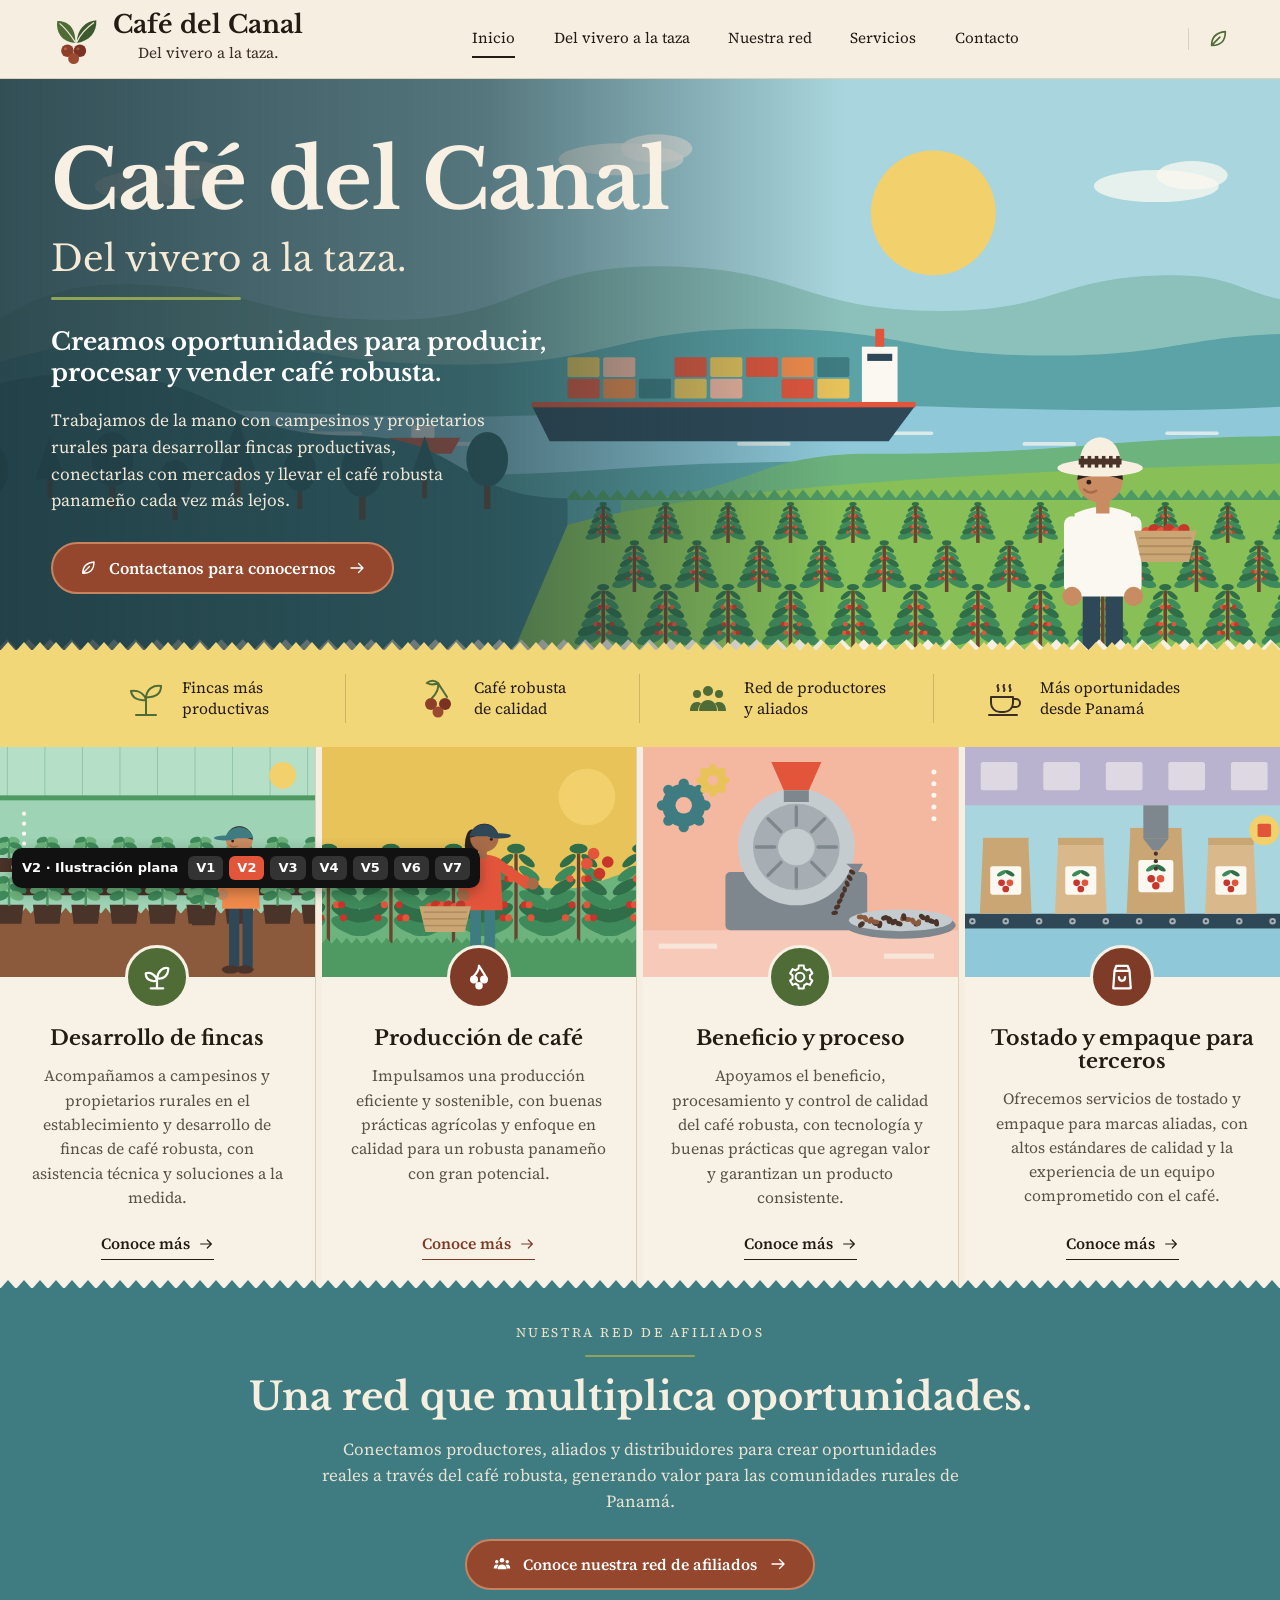
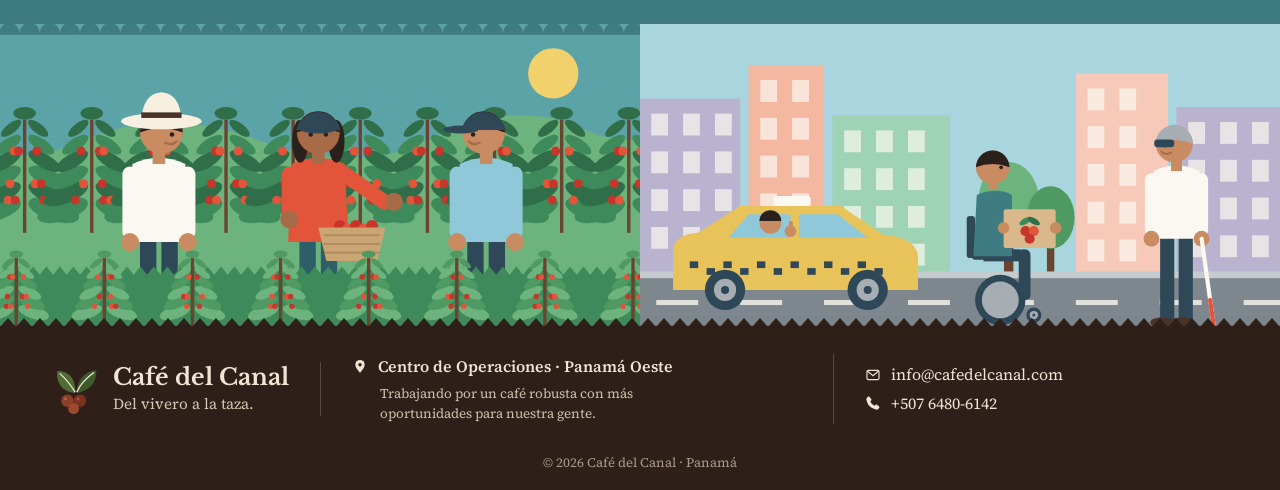
<file: v2/index.html>
<!doctype html>
<html lang="es">
<head>
<meta charset="utf-8">
<meta name="robots" content="noindex">
<meta name="viewport" content="width=device-width, initial-scale=1">
<title>Café del Canal · Del vivero a la taza</title>
<meta name="description" content="Creamos oportunidades para producir, procesar y vender café robusta panameño, del vivero a la taza.">
<link rel="preconnect" href="https://fonts.googleapis.com"><link rel="preconnect" href="https://fonts.gstatic.com" crossorigin>
<link href="https://fonts.googleapis.com/css2?family=Libre+Baskerville:wght@400;700&family=Source+Serif+4:opsz,wght@8..60,400;8..60,600&display=swap" rel="stylesheet">
<style>
:root{--paper:#f6efe1;--card:#f8f2e6;--line:#ddd0b9;--green:#1d3a28;--green2:#4f6b36;--leaf:#8fa457;--brown:#7e3b27;--brown2:#94472d;--ink:#241b14;--muted:#5b5146;--foot:#2e2019}
*{box-sizing:border-box}html{scroll-behavior:smooth}
body{margin:0;background:var(--paper);color:var(--ink);font-family:"Source Serif 4",Georgia,serif;line-height:1.55}
a{color:inherit;text-decoration:none}img{display:block;max-width:100%}
h1,h2,h3{font-family:"Libre Baskerville",Georgia,serif;margin:0;line-height:1.12}
.wrap{max-width:1280px;margin:0 auto;padding-inline:clamp(18px,4vw,56px)}
svg.i{width:1em;height:1em;flex-shrink:0}

/* header */
header{background:var(--paper);position:sticky;top:0;z-index:20;border-bottom:1px solid var(--line)}
.nav{display:flex;align-items:center;justify-content:space-between;gap:24px;min-height:78px}
.brand{display:flex;align-items:center;gap:12px}
.logo{width:50px;height:50px}
.brand strong{display:block;font:700 1.55rem "Libre Baskerville",Georgia,serif;line-height:1}
.brand small{display:block;font-size:.95rem;margin-top:3px;color:#3b2f25;text-align:center}
.links{display:flex;gap:clamp(16px,3vw,44px);font-size:.95rem}
.links a{padding-block:6px;border-bottom:2px solid transparent}
.links a:hover,.links a.on{border-color:var(--ink)}
.navleaf{width:22px;height:22px;color:var(--green2);border-left:1px solid var(--line);padding-left:18px;box-sizing:content-box}
.burger{display:none;background:none;border:1px solid var(--line);border-radius:8px;padding:6px 10px;font-size:1.3rem;color:var(--green)}

/* hero */
.hero{position:relative;color:#fff;min-height:clamp(440px,42vw,560px);display:flex;align-items:center;
background:linear-gradient(90deg,rgba(30,55,62,.85) 0%,rgba(30,55,62,.6) 38%,rgba(30,55,62,0) 66%),url('../img/ilustra/hero-canal.svg') 75% bottom/cover no-repeat}
.hero>.wrap{width:100%}.hero-in{padding-block:56px;max-width:680px}
.hero h1{font-size:clamp(2.8rem,6.4vw,5.4rem);color:#f8f1e3;letter-spacing:-.5px}
.hero .sub{font:400 clamp(1.4rem,2.8vw,2.4rem) "Libre Baskerville",Georgia,serif;margin:.25em 0 .45em;color:#f4ead6}
.rule{width:190px;height:3px;background:var(--leaf);border-radius:3px;margin-bottom:26px}
.hero .lead{font:700 clamp(1.15rem,1.9vw,1.6rem)/1.3 "Libre Baskerville",Georgia,serif;margin:0 0 18px;max-width:520px}
.hero p.txt{font-size:1.08rem;max-width:440px;margin:0 0 28px;color:#efe6d5}
.btn{display:inline-flex;align-items:center;gap:12px;background:var(--brown2);color:#fff;border:2px solid #c7835f;border-radius:40px;padding:13px 26px;font:600 1.02rem "Source Serif 4",Georgia,serif;transition:background .2s}
.btn:hover{background:var(--brown)}
.btn svg{width:18px;height:18px}

/* strip */
.strip{border-bottom:1px solid var(--line)}
.strip .wrap{display:grid;grid-template-columns:repeat(4,1fr);padding-block:24px}
.feat{display:flex;align-items:center;justify-content:center;gap:16px;font-size:.98rem;line-height:1.3;border-right:1px solid var(--line);padding:4px 12px}
.feat:last-child{border:0}
.feat svg{width:40px;height:40px}

/* cards */
#servicios{display:grid;grid-template-columns:repeat(4,1fr);gap:6px;border-bottom:1px solid var(--line)}
.card{background:var(--card);display:flex;flex-direction:column;text-align:center;border-right:1px solid var(--line)}
.card:last-child{border-right:0}
.ph{height:clamp(190px,18vw,240px);overflow:hidden}
.ph img{width:100%;height:100%;object-fit:cover;transition:transform .6s}
.card:hover .ph img{transform:scale(1.05)}
.badge{width:64px;height:64px;border-radius:50%;display:grid;place-items:center;margin:-32px auto 0;position:relative;border:3px solid var(--card);color:#fff}
.badge svg{width:30px;height:30px}
.g{background:var(--green2)}.b{background:var(--brown)}
.cb{padding:18px clamp(18px,2vw,30px) 28px;display:flex;flex-direction:column;flex:1}
.card h3{font-size:clamp(1.2rem,1.6vw,1.45rem);margin-bottom:14px}
.card p{color:var(--muted);font-size:.98rem;margin:0 0 22px;flex:1}
.more{align-self:center;font-weight:600;font-size:.98rem;border-bottom:1.5px solid currentColor;padding-bottom:3px;display:inline-flex;gap:8px;align-items:center}
.more svg{width:16px;height:16px;transition:transform .2s}.more:hover svg{transform:translateX(4px)}
.card:nth-child(2) .more{color:var(--brown)}

/* network */
.net{display:grid;grid-template-columns:1fr 1fr;background:var(--green)}
.net .nc{grid-column:1/-1}
.net .ph2{overflow:hidden;aspect-ratio:764/361}
.net .ph2 img{width:100%;height:100%;object-fit:cover}
.nc{color:#f6efe0;text-align:center;display:flex;flex-direction:column;align-items:center;justify-content:center;padding:34px clamp(20px,2.6vw,44px)}
.eyebrow{letter-spacing:.2em;font-size:.82rem;text-transform:uppercase;color:#efe4cb}
.nc .rule{width:110px;height:2px;margin:12px auto 18px}
.nc h2{font-size:clamp(1.9rem,3vw,2.8rem);margin-bottom:18px}
.nc p{font-size:1.06rem;max-width:640px;margin:0 0 24px;color:#e9e2d2}
.nc .btn{font-size:.98rem}

/* footer */
footer{background:var(--foot);color:#efe5d3}
.fg{display:grid;grid-template-columns:auto 1.3fr 1fr;align-items:center;gap:0;padding-block:28px}
.fg>div{padding-inline:clamp(14px,2.4vw,36px);border-right:1px solid #5a463a}
.fg>div:first-child{padding-left:0}.fg>div:last-child{border:0;padding-right:0}
.fbrand{display:flex;align-items:center;gap:12px}
.fbrand strong{font:700 1.45rem "Libre Baskerville",Georgia,serif;display:block}
.fbrand small{font-size:.95rem;color:#d5c7b0}
.loc b{display:flex;gap:10px;align-items:center;font-weight:600;margin-bottom:4px}
.loc small{display:block;color:#cdbfa8;padding-left:28px;max-width:360px}
.ct a{display:flex;gap:10px;align-items:center;margin:4px 0}
.ct a:hover,.soc a:hover{color:#fff;opacity:.8}
.soc{display:flex;gap:16px}.soc svg{width:24px;height:24px}
.copy{text-align:center;font-size:.82rem;color:#a9998a;padding:0 0 18px}

/* flat illustration look: pastel bands joined by zigzag edges */
:root{--teal:#3e7c82;--mustard:#f2d779;--zz:url("data:image/svg+xml,%3Csvg xmlns='http://www.w3.org/2000/svg' width='16' height='9'%3E%3Cpath d='M0 9 8 0l8 9z'/%3E%3C/svg%3E")}
.strip,.net,footer{position:relative}
.strip::before,.net::before,footer::before{content:"";position:absolute;left:0;right:0;top:-8px;height:9px;background:inherit;-webkit-mask:var(--zz) repeat-x;mask:var(--zz) repeat-x}
.strip{background:var(--mustard);border-bottom:0}
.feat{border-color:rgba(36,27,20,.18)}
#servicios{border-bottom:0}
.net{background:var(--teal)}

@media(max-width:980px){
 .strip .wrap{grid-template-columns:1fr 1fr;row-gap:18px}.feat:nth-child(2){border:0}
 #servicios{grid-template-columns:1fr 1fr}.card:nth-child(2){border-right:0}
 .fg{grid-template-columns:1fr 1fr;row-gap:22px}.fg>div{border:0;padding-inline:0}
}
@media(max-width:700px){
 .burger{display:block}.navleaf{display:none}
 .links{display:none;position:absolute;left:0;right:0;top:100%;background:var(--paper);flex-direction:column;gap:0;padding:8px 18px 16px;border-bottom:1px solid var(--line)}
 .links.open{display:flex}.links a{padding:10px 0}
 .brand strong{font-size:1.25rem}.logo{width:42px;height:42px}
 .hero{background:linear-gradient(180deg,rgba(30,55,62,.55),rgba(30,55,62,.85)),url('../img/ilustra/hero-canal.svg') 82% bottom/cover no-repeat}
 .feat{justify-content:flex-start;font-size:.9rem;border:0}.feat svg{width:32px;height:32px}
 #servicios{grid-template-columns:1fr}.card{border-right:0;border-bottom:1px solid var(--line)}
 .net{grid-template-columns:1fr}
 .fg{grid-template-columns:1fr}
}
@media(prefers-reduced-motion:reduce){html{scroll-behavior:auto}*{transition:none!important}}
</style>
</head>
<body>
<svg width="0" height="0" style="position:absolute" aria-hidden="true">
 <symbol id="logo" viewBox="0 0 64 64"><path d="M31 37C14 36 6 24 8 9c14 0 24 9 23 28Z" fill="#4f6b36"/><path d="M33 37C33 20 44 9 58 8c1 15-9 27-25 29Z" fill="#3c5a2c"/><path d="M31 36C24 25 18 18 11 12M33 36c5-11 12-18 22-25" stroke="#f3ead8" stroke-width="1.6" fill="none"/><circle cx="21" cy="47" r="8" fill="#8d3f2a"/><circle cx="37" cy="47" r="8" fill="#7a3322"/><circle cx="29" cy="57" r="7" fill="#9b4a30"/><circle cx="18.5" cy="44.5" r="2" fill="#c0715a" opacity=".7"/><circle cx="34.5" cy="44.5" r="2" fill="#b1624c" opacity=".7"/></symbol>
 <symbol id="leaf" viewBox="0 0 24 24"><path d="M5 19c0-9 5-14 15-15 0 10-5 15-14 15Zm0 0 9-9" fill="none" stroke="currentColor" stroke-width="1.8" stroke-linecap="round" stroke-linejoin="round"/></symbol>
 <symbol id="arrow" viewBox="0 0 24 24"><path d="M4 12h15m-5-6 6 6-6 6" fill="none" stroke="currentColor" stroke-width="1.8" stroke-linecap="round" stroke-linejoin="round"/></symbol>
 <symbol id="sprout" viewBox="0 0 40 40"><path d="M20 36V19M20 21c-2-7-8-10-15-9 1 7 7 10 15 9Zm0-3c1-8 7-12 15-11 0 8-6 12-15 11ZM10 36h20" fill="none" stroke="currentColor" stroke-width="2" stroke-linecap="round"/></symbol>
 <symbol id="cherries" viewBox="0 0 40 40"><path d="M20 4c1 5 0 9-6 15M20 4c3 5 6 9 9 14M20 4c-4 2-8 2-11 0 3-3 8-3 11 0Z" fill="none" stroke="#4f6b36" stroke-width="2" stroke-linecap="round"/><circle cx="13" cy="25" r="6" fill="#8d3f2a"/><circle cx="27" cy="25" r="6" fill="#7a3322"/><circle cx="20" cy="33" r="5.5" fill="#9b4a30"/></symbol>
 <symbol id="people" viewBox="0 0 40 40"><g fill="#4f6b36"><circle cx="20" cy="12" r="5"/><path d="M11 32c0-7 4-11 9-11s9 4 9 11Z"/><circle cx="9" cy="15" r="4"/><path d="M2 32c0-6 3-9 7-9 2 0 3 .5 4 1.5-2 2-3 5-3 7.5Z"/><circle cx="31" cy="15" r="4"/><path d="M38 32c0-6-3-9-7-9-2 0-3 .5-4 1.5 2 2 3 5 3 7.5Z"/></g></symbol>
 <symbol id="cup" viewBox="0 0 40 40"><path d="M7 18h22v6a9 9 0 0 1-9 9h-4a9 9 0 0 1-9-9Zm22 2h3a4 4 0 0 1 0 8h-4M5 36h28M14 6c-2 2 2 4 0 6m6-6c-2 2 2 4 0 6m6-6c-2 2 2 4 0 6" fill="none" stroke="#3b2f25" stroke-width="2" stroke-linecap="round" stroke-linejoin="round"/></symbol>
 <symbol id="seedling" viewBox="0 0 24 24"><path d="M12 21v-8m0 2c-1-5-5-7-9-6 0 5 4 7 9 6Zm0-2c1-6 5-9 9-8 0 6-4 9-9 8ZM7 21h10" fill="none" stroke="currentColor" stroke-width="1.8" stroke-linecap="round" stroke-linejoin="round"/></symbol>
 <symbol id="berries" viewBox="0 0 24 24"><path d="M12 3c0 3-1 5-4 8m4-8c2 3 3 5 5 8" fill="none" stroke="currentColor" stroke-width="1.8" stroke-linecap="round"/><circle cx="8" cy="14" r="3.2" fill="currentColor"/><circle cx="16" cy="14" r="3.2" fill="currentColor"/><circle cx="12" cy="19" r="3" fill="currentColor"/></symbol>
 <symbol id="gear" viewBox="0 0 24 24"><path d="M12 8.5a3.5 3.5 0 1 0 0 7 3.5 3.5 0 0 0 0-7Zm8 3.5-.1-1.3 2-1.6-2-3.4-2.4 1a8 8 0 0 0-2.2-1.3L15 2.8h-4l-.3 2.6a8 8 0 0 0-2.2 1.3l-2.4-1-2 3.4 2 1.6L6 12l.1 1.3-2 1.6 2 3.4 2.4-1a8 8 0 0 0 2.2 1.3l.3 2.6h4l.3-2.6a8 8 0 0 0 2.2-1.3l2.4 1 2-3.4-2-1.6Z" fill="none" stroke="currentColor" stroke-width="1.6" stroke-linejoin="round"/></symbol>
 <symbol id="bag" viewBox="0 0 24 24"><path d="M6 7h12l1 14H5ZM6 7l1.5-4h9L18 7M9.5 12c0 2 1 3 2.5 3s2.5-1 2.5-3" fill="none" stroke="currentColor" stroke-width="1.8" stroke-linejoin="round" stroke-linecap="round"/></symbol>
 <symbol id="group" viewBox="0 0 24 24"><g fill="currentColor"><circle cx="12" cy="7" r="3"/><path d="M6 19c0-4 2.7-6.5 6-6.5s6 2.5 6 6.5Z"/><circle cx="5" cy="9" r="2.3"/><circle cx="19" cy="9" r="2.3"/><path d="M1 18c0-3.5 1.8-5.5 4-5.5 1 0 1.8.3 2.4.9C6.2 14.7 5.5 16.6 5.5 18ZM23 18c0-3.5-1.8-5.5-4-5.5-1 0-1.8.3-2.4.9 1.2 1.3 1.9 3.2 1.9 4.6Z"/></g></symbol>
 <symbol id="pin" viewBox="0 0 24 24"><path d="M12 22s7-7 7-12a7 7 0 0 0-14 0c0 5 7 12 7 12Z" fill="currentColor"/><circle cx="12" cy="10" r="2.6" fill="#2e2019"/></symbol>
 <symbol id="mail" viewBox="0 0 24 24"><rect x="3" y="5" width="18" height="14" rx="2" fill="none" stroke="currentColor" stroke-width="1.7"/><path d="m3.5 6 8.5 7 8.5-7" fill="none" stroke="currentColor" stroke-width="1.7"/></symbol>
 <symbol id="phone" viewBox="0 0 24 24"><path d="M6.6 2.8 9.4 6c.5.6.5 1.4 0 2L8 9.6a12 12 0 0 0 6.4 6.4l1.6-1.4c.6-.5 1.4-.5 2 0l3.2 2.8c.6.6.6 1.5 0 2.1l-1.7 1.7c-.8.8-2 1.1-3 .7A19 19 0 0 1 2.1 7.4c-.4-1 0-2.2.7-3l1.7-1.6c.6-.6 1.5-.6 2.1 0Z" fill="currentColor"/></symbol>
 <symbol id="ig" viewBox="0 0 24 24"><rect x="3" y="3" width="18" height="18" rx="5" fill="none" stroke="currentColor" stroke-width="1.8"/><circle cx="12" cy="12" r="4" fill="none" stroke="currentColor" stroke-width="1.8"/><circle cx="17.3" cy="6.7" r="1.2" fill="currentColor"/></symbol>
 <symbol id="fb" viewBox="0 0 24 24"><path d="M12 2a10 10 0 0 0-1.6 19.9V14.9H7.9V12h2.5V9.8c0-2.5 1.5-3.9 3.8-3.9 1.1 0 2.2.2 2.2.2v2.5h-1.3c-1.2 0-1.6.8-1.6 1.6V12h2.8l-.4 2.9h-2.3v7A10 10 0 0 0 12 2Z" fill="currentColor"/></symbol>
 <symbol id="li" viewBox="0 0 24 24"><path d="M4 3h16a1 1 0 0 1 1 1v16a1 1 0 0 1-1 1H4a1 1 0 0 1-1-1V4a1 1 0 0 1 1-1Zm2.6 7.4V18h2.5v-7.6Zm1.3-3.8a1.4 1.4 0 1 0 0 2.9 1.4 1.4 0 0 0 0-2.9Zm3.5 3.8V18h2.5v-3.9c0-1 .2-2 1.5-2s1.3 1.2 1.3 2.1V18H19v-4.4c0-2.2-.5-3.9-3-3.9-1.2 0-2 .7-2.4 1.3v-1.1Z" fill="currentColor"/></symbol>
</svg>

<header><div class="wrap nav">
 <a class="brand" href="#inicio" aria-label="Café del Canal, inicio"><svg class="logo" aria-hidden="true"><use href="#logo"/></svg><span><strong>Café del Canal</strong><small>Del vivero a la taza.</small></span></a>
 <button class="burger" aria-label="Abrir menú" aria-expanded="false" aria-controls="menu">☰</button>
 <nav id="menu" class="links" aria-label="Principal"><a class="on" href="#inicio">Inicio</a><a href="#servicios">Del vivero a la taza</a><a href="#red">Nuestra red</a><a href="#servicios">Servicios</a><a href="#contacto">Contacto</a></nav>
 <svg class="navleaf" aria-hidden="true"><use href="#leaf"/></svg>
</div></header>

<main id="inicio">
<section class="hero" aria-labelledby="t"><div class="wrap"><div class="hero-in">
 <h1 id="t">Café del Canal</h1>
 <div class="sub">Del vivero a la taza.</div>
 <div class="rule"></div>
 <p class="lead">Creamos oportunidades para producir, procesar y vender café robusta.</p>
 <p class="txt">Trabajamos de la mano con campesinos y propietarios rurales para desarrollar fincas productivas, conectarlas con mercados y llevar el café robusta panameño cada vez más lejos.</p>
 <a class="btn" href="#contacto"><svg aria-hidden="true"><use href="#leaf"/></svg>Contactanos para conocernos<svg aria-hidden="true"><use href="#arrow"/></svg></a>
</div></div></section>

<section class="strip" aria-label="Lo que impulsamos"><div class="wrap">
 <div class="feat"><svg style="color:#4f6b36" aria-hidden="true"><use href="#sprout"/></svg><span>Fincas más<br>productivas</span></div>
 <div class="feat"><svg aria-hidden="true"><use href="#cherries"/></svg><span>Café robusta<br>de calidad</span></div>
 <div class="feat"><svg aria-hidden="true"><use href="#people"/></svg><span>Red de productores<br>y aliados</span></div>
 <div class="feat"><svg aria-hidden="true"><use href="#cup"/></svg><span>Más oportunidades<br>desde Panamá</span></div>
</div></section>

<section id="servicios" aria-label="Del vivero a la taza">
 <article class="card"><div class="ph"><img src="../img/ilustra/proceso-vivero.svg" alt="Ilustración de un trabajador sembrando plantones de café en el vivero" loading="lazy"></div><div class="badge g"><svg aria-hidden="true"><use href="#seedling"/></svg></div><div class="cb"><h3>Desarrollo de fincas</h3><p>Acompañamos a campesinos y propietarios rurales en el establecimiento y desarrollo de fincas de café robusta, con asistencia técnica y soluciones a la medida.</p><a class="more" href="#contacto">Conoce más<svg aria-hidden="true"><use href="#arrow"/></svg></a></div></article>
 <article class="card"><div class="ph"><img src="../img/ilustra/proceso-cosecha.svg" alt="Ilustración de una caficultora cosechando cerezas rojas de café" loading="lazy"></div><div class="badge b"><svg aria-hidden="true"><use href="#berries"/></svg></div><div class="cb"><h3>Producción de café</h3><p>Impulsamos una producción eficiente y sostenible, con buenas prácticas agrícolas y enfoque en calidad para un robusta panameño con gran potencial.</p><a class="more" href="#contacto">Conoce más<svg aria-hidden="true"><use href="#arrow"/></svg></a></div></article>
 <article class="card"><div class="ph"><img src="../img/ilustra/proceso-tostado.svg" alt="Ilustración de una tostadora de café con granos recién tostados" loading="lazy"></div><div class="badge g"><svg aria-hidden="true"><use href="#gear"/></svg></div><div class="cb"><h3>Beneficio y proceso</h3><p>Apoyamos el beneficio, procesamiento y control de calidad del café robusta, con tecnología y buenas prácticas que agregan valor y garantizan un producto consistente.</p><a class="more" href="#contacto">Conoce más<svg aria-hidden="true"><use href="#arrow"/></svg></a></div></article>
 <article class="card"><div class="ph"><img src="../img/ilustra/proceso-empaque.svg" alt="Ilustración de bolsas kraft de Café del Canal en una banda de empaque" loading="lazy"></div><div class="badge b"><svg aria-hidden="true"><use href="#bag"/></svg></div><div class="cb"><h3>Tostado y empaque para terceros</h3><p>Ofrecemos servicios de tostado y empaque para marcas aliadas, con altos estándares de calidad y la experiencia de un equipo comprometido con el café.</p><a class="more" href="#contacto">Conoce más<svg aria-hidden="true"><use href="#arrow"/></svg></a></div></article>
</section>

<section class="net" id="red" aria-labelledby="rt">
 <div class="nc"><div class="eyebrow">Nuestra red de afiliados</div><div class="rule"></div><h2 id="rt">Una red que multiplica oportunidades.</h2><p>Conectamos productores, aliados y distribuidores para crear oportunidades reales a través del café robusta, generando valor para las comunidades rurales de Panamá.</p><a class="btn" href="#contacto"><svg aria-hidden="true"><use href="#group"/></svg>Conoce nuestra red de afiliados<svg aria-hidden="true"><use href="#arrow"/></svg></a></div>
 <div class="ph2"><img src="../img/ilustra/red-productores.svg" alt="Ilustración de tres productores sonrientes entre los cafetales" loading="lazy"></div>
 <div class="ph2"><img src="../img/ilustra/red-distribuidores.svg" alt="Ilustración de los distribuidores de la red: taxista, joven en silla de ruedas con una caja de Café del Canal y señor con bastón" loading="lazy"></div>
</section>
</main>

<footer id="contacto"><div class="wrap fg">
 <div class="fbrand"><svg class="logo" aria-hidden="true"><use href="#logo"/></svg><span><strong>Café del Canal</strong><small>Del vivero a la taza.</small></span></div>
 <div class="loc"><b><svg class="i" aria-hidden="true"><use href="#pin"/></svg>Centro de Operaciones · Panamá Oeste</b><small>Trabajando por un café robusta con más oportunidades para nuestra gente.</small></div>
 <div class="ct"><a href="mailto:info@cafedelcanal.com"><svg class="i" aria-hidden="true"><use href="#mail"/></svg>info@cafedelcanal.com</a><a href="tel:+50764806142"><svg class="i" aria-hidden="true"><use href="#phone"/></svg>+507 6480-6142</a></div>
</div><div class="copy">© <span id="y"></span> Café del Canal · Panamá</div></footer>

<script>
document.getElementById('y').textContent=new Date().getFullYear();
const b=document.querySelector('.burger'),m=document.getElementById('menu');
b.addEventListener('click',()=>{const o=m.classList.toggle('open');b.setAttribute('aria-expanded',o)});
m.querySelectorAll('a').forEach(a=>a.addEventListener('click',()=>{m.classList.remove('open');b.setAttribute('aria-expanded','false')}));
</script>
<nav class="vbar" aria-label="Versiones"><b>V2 · Ilustración plana</b><a href="../v1/">V1</a><a href="../v2/" aria-current="page">V2</a><a href="../v3/">V3</a><a href="../v4/">V4</a><a href="../v5/">V5</a><a href="../v6/">V6</a><a href="../v7/">V7</a></nav>
<style>.vbar{position:fixed;left:12px;bottom:12px;z-index:99;display:flex;gap:6px;align-items:center;flex-wrap:wrap;background:#111;color:#fff;font:600 13px/1.2 system-ui,sans-serif;padding:8px 10px;border-radius:10px;box-shadow:0 4px 14px rgba(0,0,0,.3)}.vbar b{margin-right:4px}.vbar a{color:#fff;padding:4px 8px;border-radius:6px;background:#333}.vbar a[aria-current]{background:#e2553b}</style>
</body>
</html>
</file>
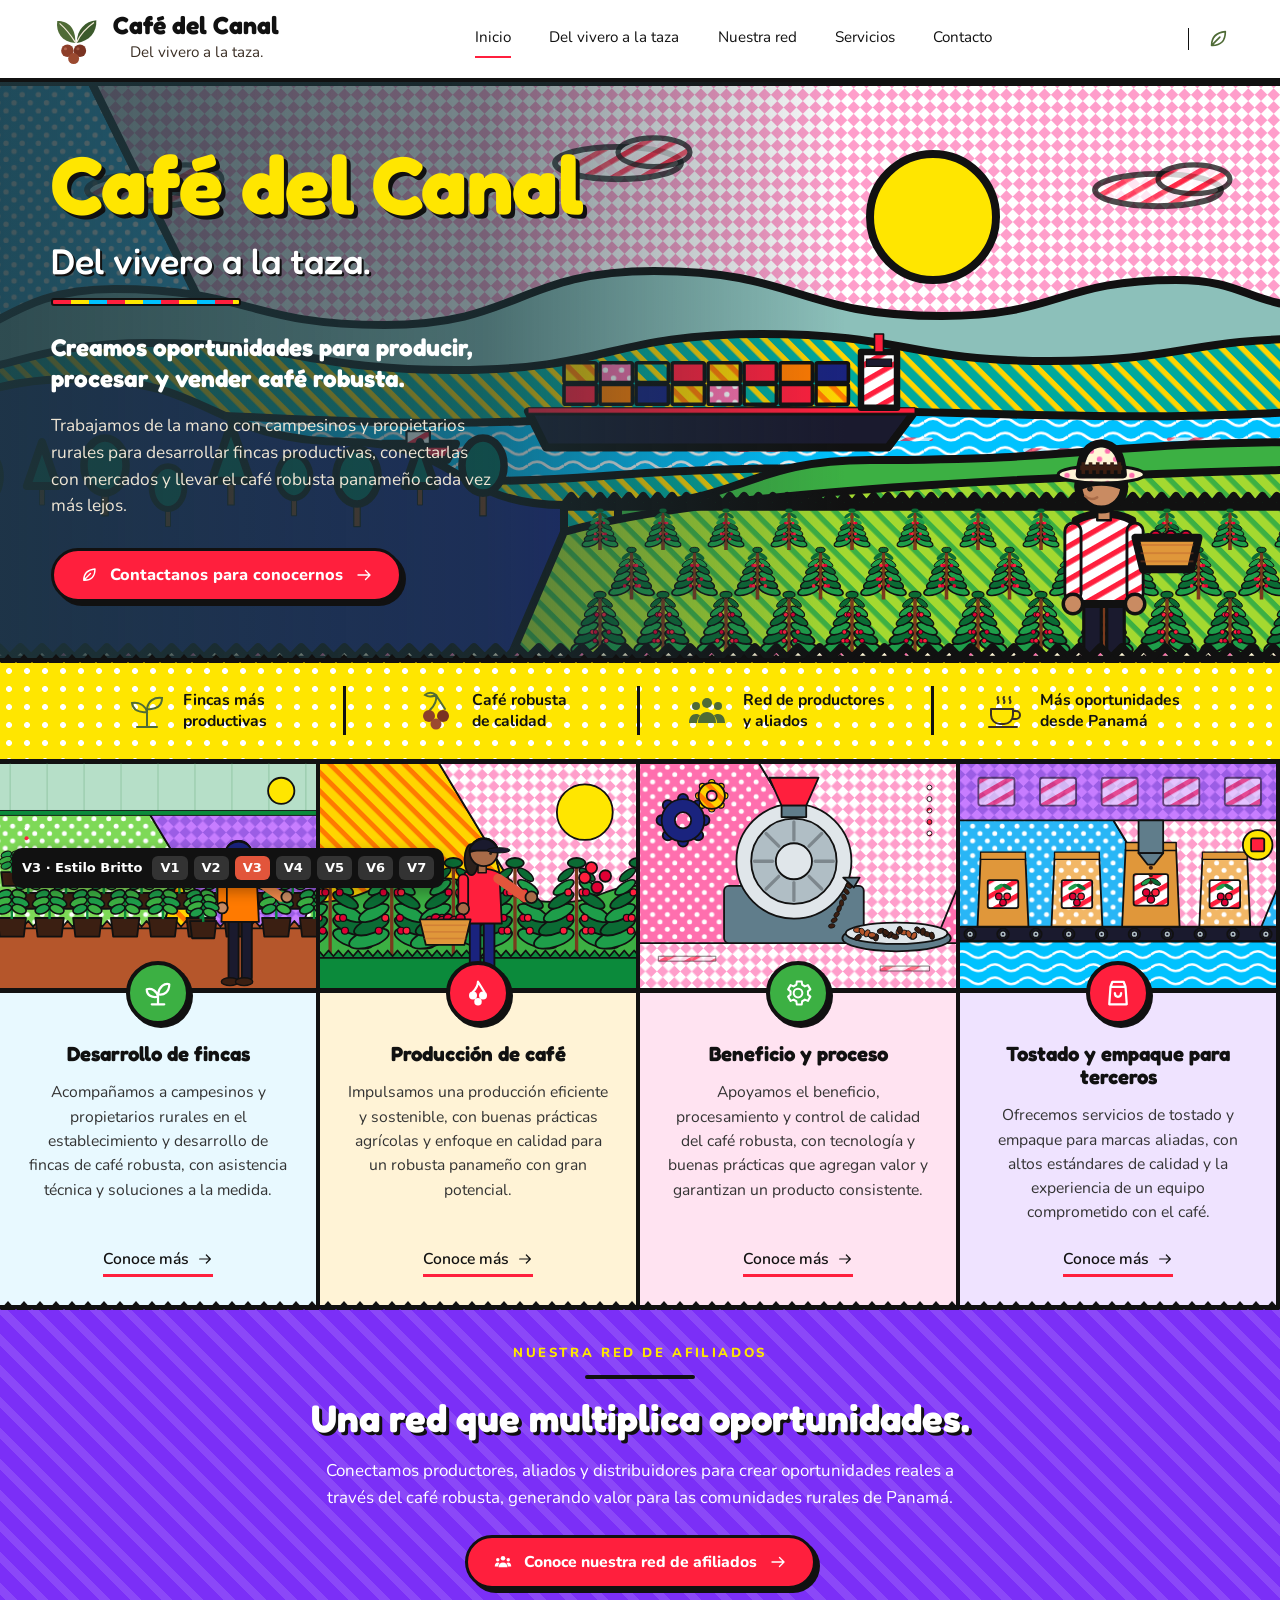
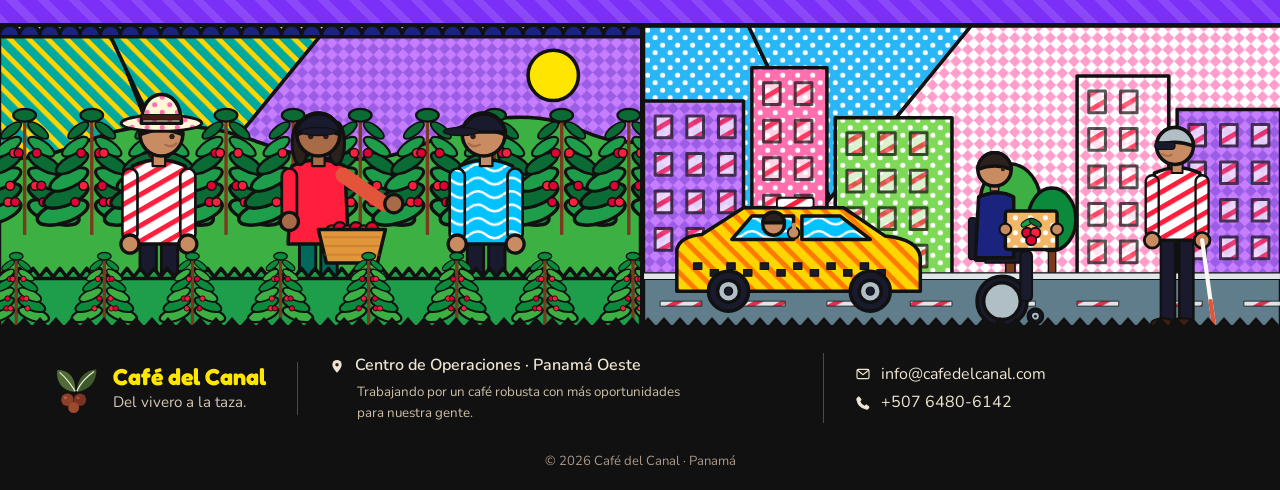
<file: v3/index.html>
<!doctype html>
<html lang="es">
<head>
<meta charset="utf-8">
<meta name="robots" content="noindex">
<meta name="viewport" content="width=device-width, initial-scale=1">
<title>Café del Canal · Del vivero a la taza</title>
<meta name="description" content="Creamos oportunidades para producir, procesar y vender café robusta panameño, del vivero a la taza.">
<link rel="preconnect" href="https://fonts.googleapis.com"><link rel="preconnect" href="https://fonts.gstatic.com" crossorigin>
<link href="https://fonts.googleapis.com/css2?family=Libre+Baskerville:wght@400;700&family=Source+Serif+4:opsz,wght@8..60,400;8..60,600&family=Fredoka:wght@500;700&family=Nunito:wght@400;700;800&display=swap" rel="stylesheet">
<style>
:root{--paper:#f6efe1;--card:#f8f2e6;--line:#ddd0b9;--green:#1d3a28;--green2:#4f6b36;--leaf:#8fa457;--brown:#7e3b27;--brown2:#94472d;--ink:#241b14;--muted:#5b5146;--foot:#2e2019}
*{box-sizing:border-box}html{scroll-behavior:smooth}
body{margin:0;background:var(--paper);color:var(--ink);font-family:"Source Serif 4",Georgia,serif;line-height:1.55}
a{color:inherit;text-decoration:none}img{display:block;max-width:100%}
h1,h2,h3{font-family:"Libre Baskerville",Georgia,serif;margin:0;line-height:1.12}
.wrap{max-width:1280px;margin:0 auto;padding-inline:clamp(18px,4vw,56px)}
svg.i{width:1em;height:1em;flex-shrink:0}

/* header */
header{background:var(--paper);position:sticky;top:0;z-index:20;border-bottom:1px solid var(--line)}
.nav{display:flex;align-items:center;justify-content:space-between;gap:24px;min-height:78px}
.brand{display:flex;align-items:center;gap:12px}
.logo{width:50px;height:50px}
.brand strong{display:block;font:700 1.55rem "Libre Baskerville",Georgia,serif;line-height:1}
.brand small{display:block;font-size:.95rem;margin-top:3px;color:#3b2f25;text-align:center}
.links{display:flex;gap:clamp(16px,3vw,44px);font-size:.95rem}
.links a{padding-block:6px;border-bottom:2px solid transparent}
.links a:hover,.links a.on{border-color:var(--ink)}
.navleaf{width:22px;height:22px;color:var(--green2);border-left:1px solid var(--line);padding-left:18px;box-sizing:content-box}
.burger{display:none;background:none;border:1px solid var(--line);border-radius:8px;padding:6px 10px;font-size:1.3rem;color:var(--green)}

/* hero */
.hero{position:relative;color:#fff;min-height:clamp(440px,42vw,560px);display:flex;align-items:center;
background:linear-gradient(90deg,rgba(30,55,62,.85) 0%,rgba(30,55,62,.6) 38%,rgba(30,55,62,0) 66%),url('../img/britto/hero-canal.svg') 75% bottom/cover no-repeat}
.hero>.wrap{width:100%}.hero-in{padding-block:56px;max-width:680px}
.hero h1{font-size:clamp(2.8rem,6.4vw,5.4rem);color:#f8f1e3;letter-spacing:-.5px}
.hero .sub{font:400 clamp(1.4rem,2.8vw,2.4rem) "Libre Baskerville",Georgia,serif;margin:.25em 0 .45em;color:#f4ead6}
.rule{width:190px;height:3px;background:var(--leaf);border-radius:3px;margin-bottom:26px}
.hero .lead{font:700 clamp(1.15rem,1.9vw,1.6rem)/1.3 "Libre Baskerville",Georgia,serif;margin:0 0 18px;max-width:520px}
.hero p.txt{font-size:1.08rem;max-width:440px;margin:0 0 28px;color:#efe6d5}
.btn{display:inline-flex;align-items:center;gap:12px;background:var(--brown2);color:#fff;border:2px solid #c7835f;border-radius:40px;padding:13px 26px;font:600 1.02rem "Source Serif 4",Georgia,serif;transition:background .2s}
.btn:hover{background:var(--brown)}
.btn svg{width:18px;height:18px}

/* strip */
.strip{border-bottom:1px solid var(--line)}
.strip .wrap{display:grid;grid-template-columns:repeat(4,1fr);padding-block:24px}
.feat{display:flex;align-items:center;justify-content:center;gap:16px;font-size:.98rem;line-height:1.3;border-right:1px solid var(--line);padding:4px 12px}
.feat:last-child{border:0}
.feat svg{width:40px;height:40px}

/* cards */
#servicios{display:grid;grid-template-columns:repeat(4,1fr);gap:6px;border-bottom:1px solid var(--line)}
.card{background:var(--card);display:flex;flex-direction:column;text-align:center;border-right:1px solid var(--line)}
.card:last-child{border-right:0}
.ph{height:clamp(190px,18vw,240px);overflow:hidden}
.ph img{width:100%;height:100%;object-fit:cover;transition:transform .6s}
.card:hover .ph img{transform:scale(1.05)}
.badge{width:64px;height:64px;border-radius:50%;display:grid;place-items:center;margin:-32px auto 0;position:relative;border:3px solid var(--card);color:#fff}
.badge svg{width:30px;height:30px}
.g{background:var(--green2)}.b{background:var(--brown)}
.cb{padding:18px clamp(18px,2vw,30px) 28px;display:flex;flex-direction:column;flex:1}
.card h3{font-size:clamp(1.2rem,1.6vw,1.45rem);margin-bottom:14px}
.card p{color:var(--muted);font-size:.98rem;margin:0 0 22px;flex:1}
.more{align-self:center;font-weight:600;font-size:.98rem;border-bottom:1.5px solid currentColor;padding-bottom:3px;display:inline-flex;gap:8px;align-items:center}
.more svg{width:16px;height:16px;transition:transform .2s}.more:hover svg{transform:translateX(4px)}
.card:nth-child(2) .more{color:var(--brown)}

/* network */
.net{display:grid;grid-template-columns:1fr 1fr;background:var(--green)}
.net .nc{grid-column:1/-1}
.net .ph2{overflow:hidden;aspect-ratio:764/361}
.net .ph2 img{width:100%;height:100%;object-fit:cover}
.nc{color:#f6efe0;text-align:center;display:flex;flex-direction:column;align-items:center;justify-content:center;padding:34px clamp(20px,2.6vw,44px)}
.eyebrow{letter-spacing:.2em;font-size:.82rem;text-transform:uppercase;color:#efe4cb}
.nc .rule{width:110px;height:2px;margin:12px auto 18px}
.nc h2{font-size:clamp(1.9rem,3vw,2.8rem);margin-bottom:18px}
.nc p{font-size:1.06rem;max-width:640px;margin:0 0 24px;color:#e9e2d2}
.nc .btn{font-size:.98rem}

/* footer */
footer{background:var(--foot);color:#efe5d3}
.fg{display:grid;grid-template-columns:auto 1.3fr 1fr;align-items:center;gap:0;padding-block:28px}
.fg>div{padding-inline:clamp(14px,2.4vw,36px);border-right:1px solid #5a463a}
.fg>div:first-child{padding-left:0}.fg>div:last-child{border:0;padding-right:0}
.fbrand{display:flex;align-items:center;gap:12px}
.fbrand strong{font:700 1.45rem "Libre Baskerville",Georgia,serif;display:block}
.fbrand small{font-size:.95rem;color:#d5c7b0}
.loc b{display:flex;gap:10px;align-items:center;font-weight:600;margin-bottom:4px}
.loc small{display:block;color:#cdbfa8;padding-left:28px;max-width:360px}
.ct a{display:flex;gap:10px;align-items:center;margin:4px 0}
.ct a:hover,.soc a:hover{color:#fff;opacity:.8}
.soc{display:flex;gap:16px}.soc svg{width:24px;height:24px}
.copy{text-align:center;font-size:.82rem;color:#a9998a;padding:0 0 18px}

/* flat illustration look: pastel bands joined by zigzag edges */
:root{--teal:#3e7c82;--mustard:#f2d779;--zz:url("data:image/svg+xml,%3Csvg xmlns='http://www.w3.org/2000/svg' width='16' height='9'%3E%3Cpath d='M0 9 8 0l8 9z'/%3E%3C/svg%3E")}
.strip,.net,footer{position:relative}
.strip::before,.net::before,footer::before{content:"";position:absolute;left:0;right:0;top:-8px;height:9px;background:inherit;-webkit-mask:var(--zz) repeat-x;mask:var(--zz) repeat-x}
.strip{background:var(--mustard);border-bottom:0}
.feat{border-color:rgba(36,27,20,.18)}
#servicios{border-bottom:0}
.net{background:var(--teal)}

@media(max-width:980px){
 .strip .wrap{grid-template-columns:1fr 1fr;row-gap:18px}.feat:nth-child(2){border:0}
 #servicios{grid-template-columns:1fr 1fr}.card:nth-child(2){border-right:0}
 .fg{grid-template-columns:1fr 1fr;row-gap:22px}.fg>div{border:0;padding-inline:0}
}
@media(max-width:700px){
 .burger{display:block}.navleaf{display:none}
 .links{display:none;position:absolute;left:0;right:0;top:100%;background:var(--paper);flex-direction:column;gap:0;padding:8px 18px 16px;border-bottom:1px solid var(--line)}
 .links.open{display:flex}.links a{padding:10px 0}
 .brand strong{font-size:1.25rem}.logo{width:42px;height:42px}
 .hero{background:linear-gradient(180deg,rgba(30,55,62,.55),rgba(30,55,62,.85)),url('../img/britto/hero-canal.svg') 82% bottom/cover no-repeat}
 .feat{justify-content:flex-start;font-size:.9rem;border:0}.feat svg{width:32px;height:32px}
 #servicios{grid-template-columns:1fr}.card{border-right:0;border-bottom:1px solid var(--line)}
 .net{grid-template-columns:1fr}
 .fg{grid-template-columns:1fr}
}
@media(prefers-reduced-motion:reduce){html{scroll-behavior:auto}*{transition:none!important}}
/* pop-art theme in the manner of Romero Britto: vivid blocks, heavy black outlines, patterns */
:root{--ink:#111;--paper:#fff;--card:#fff;--line:#111;--muted:#333;--teal:#7b2ff7;--mustard:#ffe600}
h1,h2,h3,.brand strong,.fbrand strong,.hero .sub,.hero .lead{font-family:"Fredoka",system-ui,sans-serif!important;font-weight:700!important}
.hero .sub{font-weight:500!important}
body{font-family:"Nunito",system-ui,sans-serif}
header{border-bottom:4px solid #111;background:#fff}
.links a.on,.links a:hover{border-color:#ff1f3d}
.hero::after{content:"";position:absolute;inset:0;pointer-events:none}
.hero{border-bottom:4px solid #111}
.hero h1{text-shadow:4px 4px 0 #111;color:#ffe600}
.hero .sub{color:#fff;text-shadow:2px 2px 0 #111}
.rule{background:repeating-linear-gradient(90deg,#ff1f3d 0 18px,#ffe600 18px 36px,#00c2ff 36px 54px);height:8px;border:2px solid #111}
.btn{background:#ff1f3d;border:3px solid #111;border-radius:40px;box-shadow:4px 4px 0 #111;font-family:"Nunito",sans-serif;font-weight:800}
.btn:hover{background:#ff7a00}
.strip{background:#ffe600 radial-gradient(#fff 22%,transparent 24%) 0 0/18px 18px;border-bottom:4px solid #111}
.strip::before{background:#111!important}
.feat{border-color:#111!important;border-right-width:3px!important;font-weight:700}
#servicios{gap:0;border-bottom:4px solid #111}
.card{border-right:4px solid #111!important}
.card:nth-child(1){background:#e8f9ff}.card:nth-child(2){background:#fff3d6}.card:nth-child(3){background:#ffe3f1}.card:nth-child(4){background:#efe3ff}
.ph{border-bottom:4px solid #111}
.badge{border:4px solid #111!important;box-shadow:3px 3px 0 #111}
.g{background:#3cb043!important}.b{background:#ff1f3d!important}
.card h3{color:#111}.card p{color:#333}
.more{color:#111!important;border-bottom:3px solid #ff1f3d}
.net{background:#7b2ff7 repeating-linear-gradient(45deg,transparent 0 14px,rgba(255,255,255,.12) 14px 22px)}
.net::before{background:#111!important}
.nc .eyebrow{color:#ffe600;font-weight:800}.nc h2{color:#fff;text-shadow:3px 3px 0 #111}.nc p{color:#fff}
.net .ph2{border-top:4px solid #111}.net .ph2+.ph2{border-left:4px solid #111}
footer{background:#111}footer::before{background:#111!important}
.fbrand strong{color:#ffe600}
@media(max-width:700px){.net .ph2+.ph2{border-left:0}.card{border-right:0!important;border-bottom:4px solid #111}}
</style>
</head>
<body>
<svg width="0" height="0" style="position:absolute" aria-hidden="true">
 <symbol id="logo" viewBox="0 0 64 64"><path d="M31 37C14 36 6 24 8 9c14 0 24 9 23 28Z" fill="#4f6b36"/><path d="M33 37C33 20 44 9 58 8c1 15-9 27-25 29Z" fill="#3c5a2c"/><path d="M31 36C24 25 18 18 11 12M33 36c5-11 12-18 22-25" stroke="#f3ead8" stroke-width="1.6" fill="none"/><circle cx="21" cy="47" r="8" fill="#8d3f2a"/><circle cx="37" cy="47" r="8" fill="#7a3322"/><circle cx="29" cy="57" r="7" fill="#9b4a30"/><circle cx="18.5" cy="44.5" r="2" fill="#c0715a" opacity=".7"/><circle cx="34.5" cy="44.5" r="2" fill="#b1624c" opacity=".7"/></symbol>
 <symbol id="leaf" viewBox="0 0 24 24"><path d="M5 19c0-9 5-14 15-15 0 10-5 15-14 15Zm0 0 9-9" fill="none" stroke="currentColor" stroke-width="1.8" stroke-linecap="round" stroke-linejoin="round"/></symbol>
 <symbol id="arrow" viewBox="0 0 24 24"><path d="M4 12h15m-5-6 6 6-6 6" fill="none" stroke="currentColor" stroke-width="1.8" stroke-linecap="round" stroke-linejoin="round"/></symbol>
 <symbol id="sprout" viewBox="0 0 40 40"><path d="M20 36V19M20 21c-2-7-8-10-15-9 1 7 7 10 15 9Zm0-3c1-8 7-12 15-11 0 8-6 12-15 11ZM10 36h20" fill="none" stroke="currentColor" stroke-width="2" stroke-linecap="round"/></symbol>
 <symbol id="cherries" viewBox="0 0 40 40"><path d="M20 4c1 5 0 9-6 15M20 4c3 5 6 9 9 14M20 4c-4 2-8 2-11 0 3-3 8-3 11 0Z" fill="none" stroke="#4f6b36" stroke-width="2" stroke-linecap="round"/><circle cx="13" cy="25" r="6" fill="#8d3f2a"/><circle cx="27" cy="25" r="6" fill="#7a3322"/><circle cx="20" cy="33" r="5.5" fill="#9b4a30"/></symbol>
 <symbol id="people" viewBox="0 0 40 40"><g fill="#4f6b36"><circle cx="20" cy="12" r="5"/><path d="M11 32c0-7 4-11 9-11s9 4 9 11Z"/><circle cx="9" cy="15" r="4"/><path d="M2 32c0-6 3-9 7-9 2 0 3 .5 4 1.5-2 2-3 5-3 7.5Z"/><circle cx="31" cy="15" r="4"/><path d="M38 32c0-6-3-9-7-9-2 0-3 .5-4 1.5 2 2 3 5 3 7.5Z"/></g></symbol>
 <symbol id="cup" viewBox="0 0 40 40"><path d="M7 18h22v6a9 9 0 0 1-9 9h-4a9 9 0 0 1-9-9Zm22 2h3a4 4 0 0 1 0 8h-4M5 36h28M14 6c-2 2 2 4 0 6m6-6c-2 2 2 4 0 6m6-6c-2 2 2 4 0 6" fill="none" stroke="#3b2f25" stroke-width="2" stroke-linecap="round" stroke-linejoin="round"/></symbol>
 <symbol id="seedling" viewBox="0 0 24 24"><path d="M12 21v-8m0 2c-1-5-5-7-9-6 0 5 4 7 9 6Zm0-2c1-6 5-9 9-8 0 6-4 9-9 8ZM7 21h10" fill="none" stroke="currentColor" stroke-width="1.8" stroke-linecap="round" stroke-linejoin="round"/></symbol>
 <symbol id="berries" viewBox="0 0 24 24"><path d="M12 3c0 3-1 5-4 8m4-8c2 3 3 5 5 8" fill="none" stroke="currentColor" stroke-width="1.8" stroke-linecap="round"/><circle cx="8" cy="14" r="3.2" fill="currentColor"/><circle cx="16" cy="14" r="3.2" fill="currentColor"/><circle cx="12" cy="19" r="3" fill="currentColor"/></symbol>
 <symbol id="gear" viewBox="0 0 24 24"><path d="M12 8.5a3.5 3.5 0 1 0 0 7 3.5 3.5 0 0 0 0-7Zm8 3.5-.1-1.3 2-1.6-2-3.4-2.4 1a8 8 0 0 0-2.2-1.3L15 2.8h-4l-.3 2.6a8 8 0 0 0-2.2 1.3l-2.4-1-2 3.4 2 1.6L6 12l.1 1.3-2 1.6 2 3.4 2.4-1a8 8 0 0 0 2.2 1.3l.3 2.6h4l.3-2.6a8 8 0 0 0 2.2-1.3l2.4 1 2-3.4-2-1.6Z" fill="none" stroke="currentColor" stroke-width="1.6" stroke-linejoin="round"/></symbol>
 <symbol id="bag" viewBox="0 0 24 24"><path d="M6 7h12l1 14H5ZM6 7l1.5-4h9L18 7M9.5 12c0 2 1 3 2.5 3s2.5-1 2.5-3" fill="none" stroke="currentColor" stroke-width="1.8" stroke-linejoin="round" stroke-linecap="round"/></symbol>
 <symbol id="group" viewBox="0 0 24 24"><g fill="currentColor"><circle cx="12" cy="7" r="3"/><path d="M6 19c0-4 2.7-6.5 6-6.5s6 2.5 6 6.5Z"/><circle cx="5" cy="9" r="2.3"/><circle cx="19" cy="9" r="2.3"/><path d="M1 18c0-3.5 1.8-5.5 4-5.5 1 0 1.8.3 2.4.9C6.2 14.7 5.5 16.6 5.5 18ZM23 18c0-3.5-1.8-5.5-4-5.5-1 0-1.8.3-2.4.9 1.2 1.3 1.9 3.2 1.9 4.6Z"/></g></symbol>
 <symbol id="pin" viewBox="0 0 24 24"><path d="M12 22s7-7 7-12a7 7 0 0 0-14 0c0 5 7 12 7 12Z" fill="currentColor"/><circle cx="12" cy="10" r="2.6" fill="#2e2019"/></symbol>
 <symbol id="mail" viewBox="0 0 24 24"><rect x="3" y="5" width="18" height="14" rx="2" fill="none" stroke="currentColor" stroke-width="1.7"/><path d="m3.5 6 8.5 7 8.5-7" fill="none" stroke="currentColor" stroke-width="1.7"/></symbol>
 <symbol id="phone" viewBox="0 0 24 24"><path d="M6.6 2.8 9.4 6c.5.6.5 1.4 0 2L8 9.6a12 12 0 0 0 6.4 6.4l1.6-1.4c.6-.5 1.4-.5 2 0l3.2 2.8c.6.6.6 1.5 0 2.1l-1.7 1.7c-.8.8-2 1.1-3 .7A19 19 0 0 1 2.1 7.4c-.4-1 0-2.2.7-3l1.7-1.6c.6-.6 1.5-.6 2.1 0Z" fill="currentColor"/></symbol>
 <symbol id="ig" viewBox="0 0 24 24"><rect x="3" y="3" width="18" height="18" rx="5" fill="none" stroke="currentColor" stroke-width="1.8"/><circle cx="12" cy="12" r="4" fill="none" stroke="currentColor" stroke-width="1.8"/><circle cx="17.3" cy="6.7" r="1.2" fill="currentColor"/></symbol>
 <symbol id="fb" viewBox="0 0 24 24"><path d="M12 2a10 10 0 0 0-1.6 19.9V14.9H7.9V12h2.5V9.8c0-2.5 1.5-3.9 3.8-3.9 1.1 0 2.2.2 2.2.2v2.5h-1.3c-1.2 0-1.6.8-1.6 1.6V12h2.8l-.4 2.9h-2.3v7A10 10 0 0 0 12 2Z" fill="currentColor"/></symbol>
 <symbol id="li" viewBox="0 0 24 24"><path d="M4 3h16a1 1 0 0 1 1 1v16a1 1 0 0 1-1 1H4a1 1 0 0 1-1-1V4a1 1 0 0 1 1-1Zm2.6 7.4V18h2.5v-7.6Zm1.3-3.8a1.4 1.4 0 1 0 0 2.9 1.4 1.4 0 0 0 0-2.9Zm3.5 3.8V18h2.5v-3.9c0-1 .2-2 1.5-2s1.3 1.2 1.3 2.1V18H19v-4.4c0-2.2-.5-3.9-3-3.9-1.2 0-2 .7-2.4 1.3v-1.1Z" fill="currentColor"/></symbol>
</svg>

<header><div class="wrap nav">
 <a class="brand" href="#inicio" aria-label="Café del Canal, inicio"><svg class="logo" aria-hidden="true"><use href="#logo"/></svg><span><strong>Café del Canal</strong><small>Del vivero a la taza.</small></span></a>
 <button class="burger" aria-label="Abrir menú" aria-expanded="false" aria-controls="menu">☰</button>
 <nav id="menu" class="links" aria-label="Principal"><a class="on" href="#inicio">Inicio</a><a href="#servicios">Del vivero a la taza</a><a href="#red">Nuestra red</a><a href="#servicios">Servicios</a><a href="#contacto">Contacto</a></nav>
 <svg class="navleaf" aria-hidden="true"><use href="#leaf"/></svg>
</div></header>

<main id="inicio">
<section class="hero" aria-labelledby="t"><div class="wrap"><div class="hero-in">
 <h1 id="t">Café del Canal</h1>
 <div class="sub">Del vivero a la taza.</div>
 <div class="rule"></div>
 <p class="lead">Creamos oportunidades para producir, procesar y vender café robusta.</p>
 <p class="txt">Trabajamos de la mano con campesinos y propietarios rurales para desarrollar fincas productivas, conectarlas con mercados y llevar el café robusta panameño cada vez más lejos.</p>
 <a class="btn" href="#contacto"><svg aria-hidden="true"><use href="#leaf"/></svg>Contactanos para conocernos<svg aria-hidden="true"><use href="#arrow"/></svg></a>
</div></div></section>

<section class="strip" aria-label="Lo que impulsamos"><div class="wrap">
 <div class="feat"><svg style="color:#4f6b36" aria-hidden="true"><use href="#sprout"/></svg><span>Fincas más<br>productivas</span></div>
 <div class="feat"><svg aria-hidden="true"><use href="#cherries"/></svg><span>Café robusta<br>de calidad</span></div>
 <div class="feat"><svg aria-hidden="true"><use href="#people"/></svg><span>Red de productores<br>y aliados</span></div>
 <div class="feat"><svg aria-hidden="true"><use href="#cup"/></svg><span>Más oportunidades<br>desde Panamá</span></div>
</div></section>

<section id="servicios" aria-label="Del vivero a la taza">
 <article class="card"><div class="ph"><img src="../img/britto/proceso-vivero.svg" alt="Ilustración de un trabajador sembrando plantones de café en el vivero" loading="lazy"></div><div class="badge g"><svg aria-hidden="true"><use href="#seedling"/></svg></div><div class="cb"><h3>Desarrollo de fincas</h3><p>Acompañamos a campesinos y propietarios rurales en el establecimiento y desarrollo de fincas de café robusta, con asistencia técnica y soluciones a la medida.</p><a class="more" href="#contacto">Conoce más<svg aria-hidden="true"><use href="#arrow"/></svg></a></div></article>
 <article class="card"><div class="ph"><img src="../img/britto/proceso-cosecha.svg" alt="Ilustración de una caficultora cosechando cerezas rojas de café" loading="lazy"></div><div class="badge b"><svg aria-hidden="true"><use href="#berries"/></svg></div><div class="cb"><h3>Producción de café</h3><p>Impulsamos una producción eficiente y sostenible, con buenas prácticas agrícolas y enfoque en calidad para un robusta panameño con gran potencial.</p><a class="more" href="#contacto">Conoce más<svg aria-hidden="true"><use href="#arrow"/></svg></a></div></article>
 <article class="card"><div class="ph"><img src="../img/britto/proceso-tostado.svg" alt="Ilustración de una tostadora de café con granos recién tostados" loading="lazy"></div><div class="badge g"><svg aria-hidden="true"><use href="#gear"/></svg></div><div class="cb"><h3>Beneficio y proceso</h3><p>Apoyamos el beneficio, procesamiento y control de calidad del café robusta, con tecnología y buenas prácticas que agregan valor y garantizan un producto consistente.</p><a class="more" href="#contacto">Conoce más<svg aria-hidden="true"><use href="#arrow"/></svg></a></div></article>
 <article class="card"><div class="ph"><img src="../img/britto/proceso-empaque.svg" alt="Ilustración de bolsas kraft de Café del Canal en una banda de empaque" loading="lazy"></div><div class="badge b"><svg aria-hidden="true"><use href="#bag"/></svg></div><div class="cb"><h3>Tostado y empaque para terceros</h3><p>Ofrecemos servicios de tostado y empaque para marcas aliadas, con altos estándares de calidad y la experiencia de un equipo comprometido con el café.</p><a class="more" href="#contacto">Conoce más<svg aria-hidden="true"><use href="#arrow"/></svg></a></div></article>
</section>

<section class="net" id="red" aria-labelledby="rt">
 <div class="nc"><div class="eyebrow">Nuestra red de afiliados</div><div class="rule"></div><h2 id="rt">Una red que multiplica oportunidades.</h2><p>Conectamos productores, aliados y distribuidores para crear oportunidades reales a través del café robusta, generando valor para las comunidades rurales de Panamá.</p><a class="btn" href="#contacto"><svg aria-hidden="true"><use href="#group"/></svg>Conoce nuestra red de afiliados<svg aria-hidden="true"><use href="#arrow"/></svg></a></div>
 <div class="ph2"><img src="../img/britto/red-productores.svg" alt="Ilustración de tres productores sonrientes entre los cafetales" loading="lazy"></div>
 <div class="ph2"><img src="../img/britto/red-distribuidores.svg" alt="Ilustración de los distribuidores de la red: taxista, joven en silla de ruedas con una caja de Café del Canal y señor con bastón" loading="lazy"></div>
</section>
</main>

<footer id="contacto"><div class="wrap fg">
 <div class="fbrand"><svg class="logo" aria-hidden="true"><use href="#logo"/></svg><span><strong>Café del Canal</strong><small>Del vivero a la taza.</small></span></div>
 <div class="loc"><b><svg class="i" aria-hidden="true"><use href="#pin"/></svg>Centro de Operaciones · Panamá Oeste</b><small>Trabajando por un café robusta con más oportunidades para nuestra gente.</small></div>
 <div class="ct"><a href="mailto:info@cafedelcanal.com"><svg class="i" aria-hidden="true"><use href="#mail"/></svg>info@cafedelcanal.com</a><a href="tel:+50764806142"><svg class="i" aria-hidden="true"><use href="#phone"/></svg>+507 6480-6142</a></div>
</div><div class="copy">© <span id="y"></span> Café del Canal · Panamá</div></footer>

<script>
document.getElementById('y').textContent=new Date().getFullYear();
const b=document.querySelector('.burger'),m=document.getElementById('menu');
b.addEventListener('click',()=>{const o=m.classList.toggle('open');b.setAttribute('aria-expanded',o)});
m.querySelectorAll('a').forEach(a=>a.addEventListener('click',()=>{m.classList.remove('open');b.setAttribute('aria-expanded','false')}));
</script>
<nav class="vbar" aria-label="Versiones"><b>V3 · Estilo Britto</b><a href="../v1/">V1</a><a href="../v2/">V2</a><a href="../v3/" aria-current="page">V3</a><a href="../v4/">V4</a><a href="../v5/">V5</a><a href="../v6/">V6</a><a href="../v7/">V7</a></nav>
<style>.vbar{position:fixed;left:12px;bottom:12px;z-index:99;display:flex;gap:6px;align-items:center;flex-wrap:wrap;background:#111;color:#fff;font:600 13px/1.2 system-ui,sans-serif;padding:8px 10px;border-radius:10px;box-shadow:0 4px 14px rgba(0,0,0,.3)}.vbar b{margin-right:4px}.vbar a{color:#fff;padding:4px 8px;border-radius:6px;background:#333}.vbar a[aria-current]{background:#e2553b}</style>
</body>
</html>
</file>
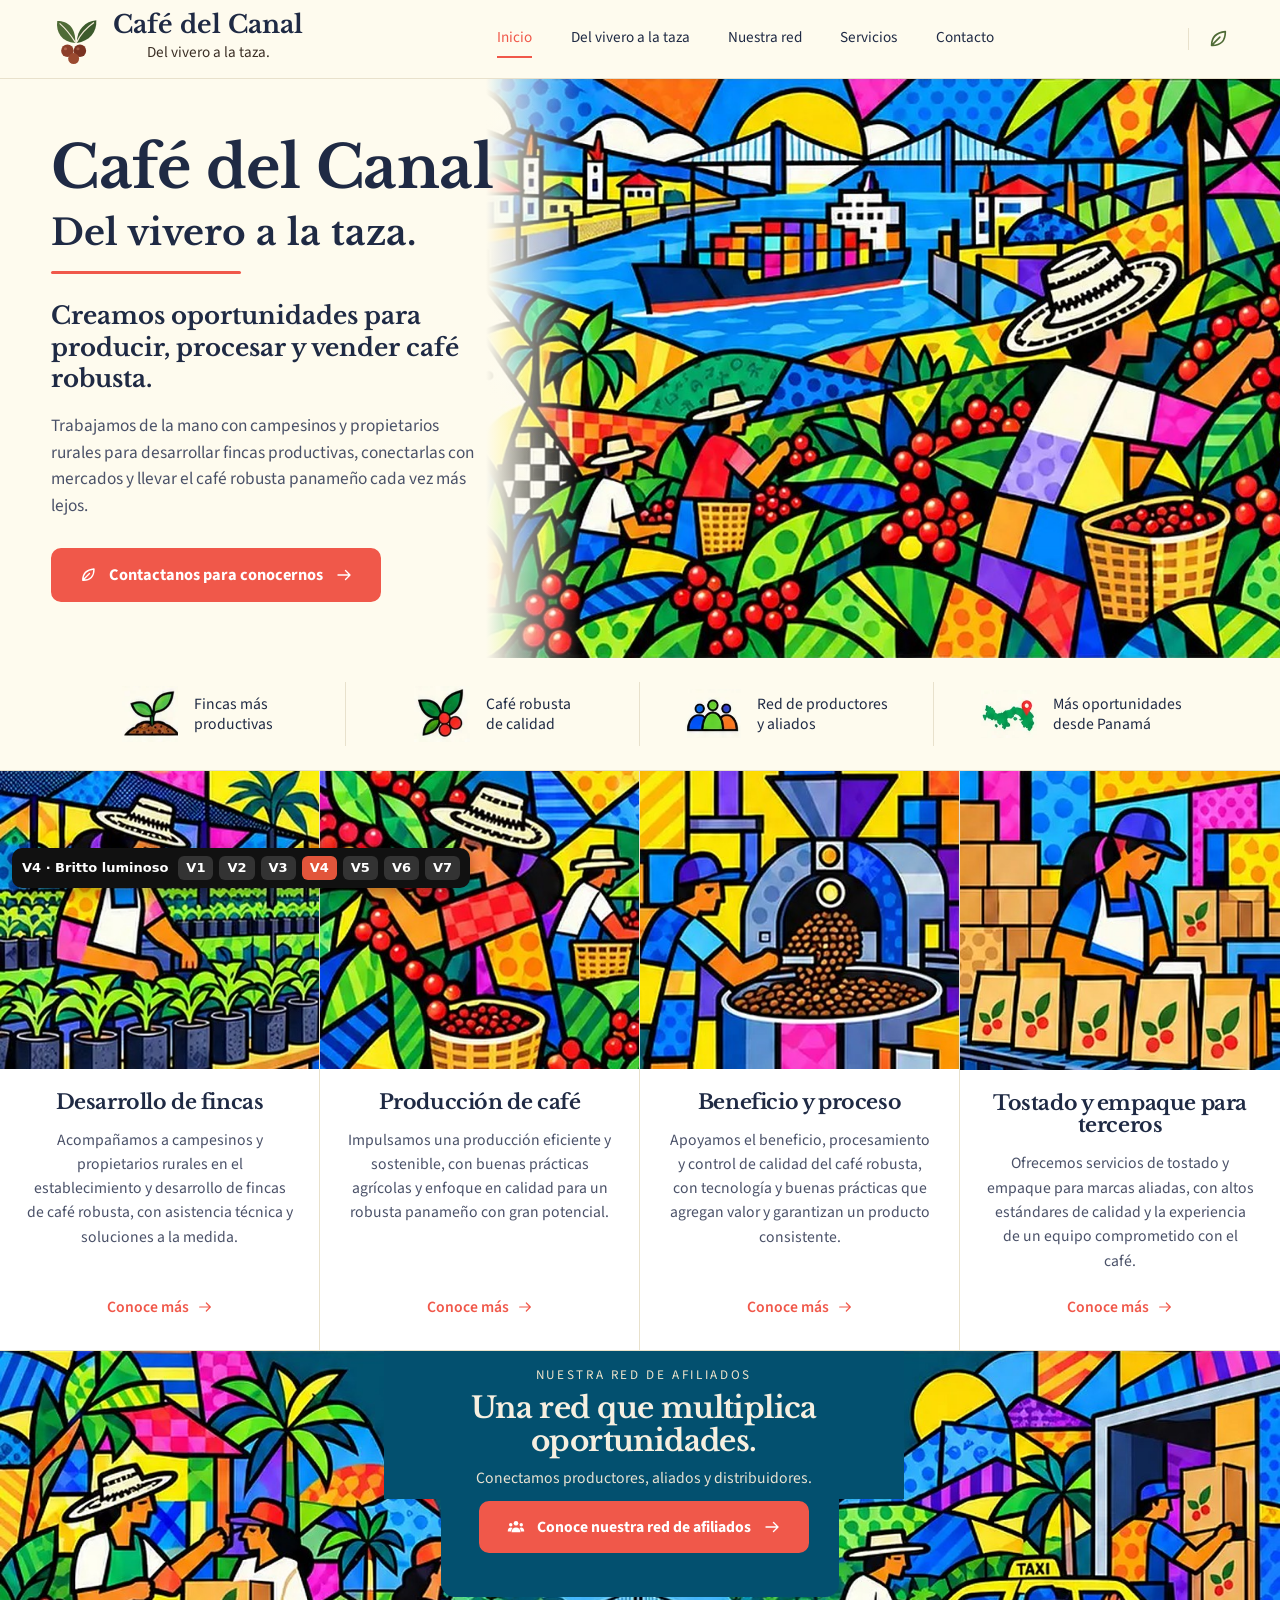
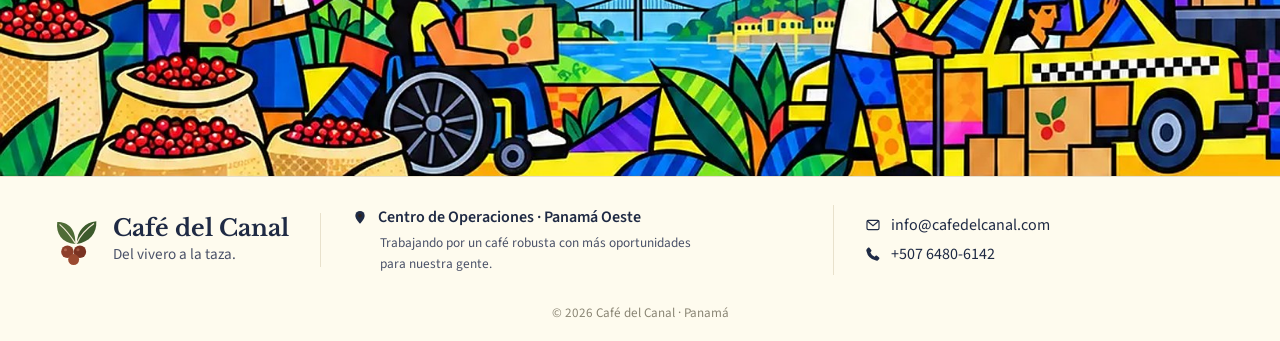
<file: v4/index.html>
<!doctype html>
<html lang="es">
<head>
<meta charset="utf-8">
<meta name="robots" content="noindex">
<meta name="viewport" content="width=device-width, initial-scale=1">
<title>Café del Canal · Del vivero a la taza</title>
<meta name="description" content="Creamos oportunidades para producir, procesar y vender café robusta panameño, del vivero a la taza.">
<link rel="preconnect" href="https://fonts.googleapis.com"><link rel="preconnect" href="https://fonts.gstatic.com" crossorigin>
<link href="https://fonts.googleapis.com/css2?family=Libre+Baskerville:wght@400;700&family=Source+Serif+4:opsz,wght@8..60,400;8..60,600&family=Source+Sans+3:wght@400;600;700&display=swap" rel="stylesheet">
<style>
:root{--paper:#f6efe1;--card:#f8f2e6;--line:#ddd0b9;--green:#1d3a28;--green2:#4f6b36;--leaf:#8fa457;--brown:#7e3b27;--brown2:#94472d;--ink:#241b14;--muted:#5b5146;--foot:#2e2019}
*{box-sizing:border-box}html{scroll-behavior:smooth}
body{margin:0;background:var(--paper);color:var(--ink);font-family:"Source Serif 4",Georgia,serif;line-height:1.55}
a{color:inherit;text-decoration:none}img{display:block;max-width:100%}
h1,h2,h3{font-family:"Libre Baskerville",Georgia,serif;margin:0;line-height:1.12}
.wrap{max-width:1280px;margin:0 auto;padding-inline:clamp(18px,4vw,56px)}
svg.i{width:1em;height:1em;flex-shrink:0}

/* header */
header{background:var(--paper);position:sticky;top:0;z-index:20;border-bottom:1px solid var(--line)}
.nav{display:flex;align-items:center;justify-content:space-between;gap:24px;min-height:78px}
.brand{display:flex;align-items:center;gap:12px}
.logo{width:50px;height:50px}
.brand strong{display:block;font:700 1.55rem "Libre Baskerville",Georgia,serif;line-height:1}
.brand small{display:block;font-size:.95rem;margin-top:3px;color:#3b2f25;text-align:center}
.links{display:flex;gap:clamp(16px,3vw,44px);font-size:.95rem}
.links a{padding-block:6px;border-bottom:2px solid transparent}
.links a:hover,.links a.on{border-color:var(--ink)}
.navleaf{width:22px;height:22px;color:var(--green2);border-left:1px solid var(--line);padding-left:18px;box-sizing:content-box}
.burger{display:none;background:none;border:1px solid var(--line);border-radius:8px;padding:6px 10px;font-size:1.3rem;color:var(--green)}

/* hero */
.hero{position:relative;color:#fff;min-height:clamp(440px,42vw,560px);display:flex;align-items:center;
background:linear-gradient(90deg,rgba(10,22,14,.82) 0%,rgba(10,22,14,.6) 38%,rgba(10,22,14,.05) 70%),url('../img/hero-canal.jpg') 75% center/cover no-repeat}
.hero>.wrap{width:100%}.hero-in{padding-block:56px;max-width:680px}
.hero h1{font-size:clamp(2.8rem,6.4vw,5.4rem);color:#f8f1e3;letter-spacing:-.5px}
.hero .sub{font:400 clamp(1.4rem,2.8vw,2.4rem) "Libre Baskerville",Georgia,serif;margin:.25em 0 .45em;color:#f4ead6}
.rule{width:190px;height:3px;background:var(--leaf);border-radius:3px;margin-bottom:26px}
.hero .lead{font:700 clamp(1.15rem,1.9vw,1.6rem)/1.3 "Libre Baskerville",Georgia,serif;margin:0 0 18px;max-width:520px}
.hero p.txt{font-size:1.08rem;max-width:440px;margin:0 0 28px;color:#efe6d5}
.btn{display:inline-flex;align-items:center;gap:12px;background:var(--brown2);color:#fff;border:2px solid #c7835f;border-radius:40px;padding:13px 26px;font:600 1.02rem "Source Serif 4",Georgia,serif;transition:background .2s}
.btn:hover{background:var(--brown)}
.btn svg{width:18px;height:18px}

/* strip */
.strip{border-bottom:1px solid var(--line)}
.strip .wrap{display:grid;grid-template-columns:repeat(4,1fr);padding-block:24px}
.feat{display:flex;align-items:center;justify-content:center;gap:16px;font-size:.98rem;line-height:1.3;border-right:1px solid var(--line);padding:4px 12px}
.feat:last-child{border:0}
.feat svg{width:40px;height:40px}

/* cards */
#servicios{display:grid;grid-template-columns:repeat(4,1fr);gap:6px;border-bottom:1px solid var(--line)}
.card{background:var(--card);display:flex;flex-direction:column;text-align:center;border-right:1px solid var(--line)}
.card:last-child{border-right:0}
.ph{height:clamp(190px,18vw,240px);overflow:hidden}
.ph img{width:100%;height:100%;object-fit:cover;transition:transform .6s}
.card:hover .ph img{transform:scale(1.05)}
.badge{width:64px;height:64px;border-radius:50%;display:grid;place-items:center;margin:-32px auto 0;position:relative;border:3px solid var(--card);color:#fff}
.badge svg{width:30px;height:30px}
.g{background:var(--green2)}.b{background:var(--brown)}
.cb{padding:18px clamp(18px,2vw,30px) 28px;display:flex;flex-direction:column;flex:1}
.card h3{font-size:clamp(1.2rem,1.6vw,1.45rem);margin-bottom:14px}
.card p{color:var(--muted);font-size:.98rem;margin:0 0 22px;flex:1}
.more{align-self:center;font-weight:600;font-size:.98rem;border-bottom:1.5px solid currentColor;padding-bottom:3px;display:inline-flex;gap:8px;align-items:center}
.more svg{width:16px;height:16px;transition:transform .2s}.more:hover svg{transform:translateX(4px)}
.card:nth-child(2) .more{color:var(--brown)}

/* network */
.net{display:grid;grid-template-columns:1fr 1fr;background:var(--green)}
.net .nc{grid-column:1/-1}
.net .ph2{overflow:hidden;aspect-ratio:764/361}
.net .ph2 img{width:100%;height:100%;object-fit:cover}
.nc{color:#f6efe0;text-align:center;display:flex;flex-direction:column;align-items:center;justify-content:center;padding:34px clamp(20px,2.6vw,44px)}
.eyebrow{letter-spacing:.2em;font-size:.82rem;text-transform:uppercase;color:#efe4cb}
.nc .rule{width:110px;height:2px;margin:12px auto 18px}
.nc h2{font-size:clamp(1.9rem,3vw,2.8rem);margin-bottom:18px}
.nc p{font-size:1.06rem;max-width:640px;margin:0 0 24px;color:#e9e2d2}
.nc .btn{font-size:.98rem}

/* footer */
footer{background:var(--foot);color:#efe5d3}
.fg{display:grid;grid-template-columns:auto 1.3fr 1fr;align-items:center;gap:0;padding-block:28px}
.fg>div{padding-inline:clamp(14px,2.4vw,36px);border-right:1px solid #5a463a}
.fg>div:first-child{padding-left:0}.fg>div:last-child{border:0;padding-right:0}
.fbrand{display:flex;align-items:center;gap:12px}
.fbrand strong{font:700 1.45rem "Libre Baskerville",Georgia,serif;display:block}
.fbrand small{font-size:.95rem;color:#d5c7b0}
.loc b{display:flex;gap:10px;align-items:center;font-weight:600;margin-bottom:4px}
.loc small{display:block;color:#cdbfa8;padding-left:28px;max-width:360px}
.ct a{display:flex;gap:10px;align-items:center;margin:4px 0}
.ct a:hover,.soc a:hover{color:#fff;opacity:.8}
.soc{display:flex;gap:16px}.soc svg{width:24px;height:24px}
.copy{text-align:center;font-size:.82rem;color:#a9998a;padding:0 0 18px}

@media(max-width:980px){
 .strip .wrap{grid-template-columns:1fr 1fr;row-gap:18px}.feat:nth-child(2){border:0}
 #servicios{grid-template-columns:1fr 1fr}.card:nth-child(2){border-right:0}
 .fg{grid-template-columns:1fr 1fr;row-gap:22px}.fg>div{border:0;padding-inline:0}
}
@media(max-width:700px){
 .burger{display:block}.navleaf{display:none}
 .links{display:none;position:absolute;left:0;right:0;top:100%;background:var(--paper);flex-direction:column;gap:0;padding:8px 18px 16px;border-bottom:1px solid var(--line)}
 .links.open{display:flex}.links a{padding:10px 0}
 .brand strong{font-size:1.25rem}.logo{width:42px;height:42px}
 .hero{background:linear-gradient(180deg,rgba(10,22,14,.55),rgba(10,22,14,.85)),url('../img/hero-canal.jpg') 86% center/cover no-repeat}
 .feat{justify-content:flex-start;font-size:.9rem;border:0}.feat svg{width:32px;height:32px}
 #servicios{grid-template-columns:1fr}.card{border-right:0;border-bottom:1px solid var(--line)}
 .net{grid-template-columns:1fr}
 .fg{grid-template-columns:1fr}
}
/* v4: bright Britto-style illustrations on a light page */
:root{--paper:#fefbee;--card:#fff;--ink:#1f2a44;--muted:#4a5168;--line:#e8e1cc;--coral:#f0584a;--teal4:#03506f}
body{background:var(--paper);color:var(--ink);font-family:"Source Sans 3",system-ui,sans-serif}
header{background:var(--paper)}
.links a.on,.links a:hover{border-color:var(--coral);color:var(--coral)}
h1,h2,h3{letter-spacing:-.02em}
.btn{background:var(--coral);border-color:var(--coral);border-radius:10px;font-family:"Source Sans 3",sans-serif;font-weight:700}
.btn:hover{background:#d9443a}
.hero4{background:var(--paper)!important;color:var(--ink);min-height:clamp(460px,40vw,600px);overflow:hidden}
.hero4 .hero-img{position:absolute;right:0;top:0;width:62%;height:100%;object-fit:cover;object-position:left center}
.hero4::before{content:"";position:absolute;top:0;bottom:0;right:0;width:62%;z-index:1;background:linear-gradient(90deg,var(--paper),rgba(254,251,238,0) 12%)}
.hero4>.wrap{position:relative;z-index:2}
.hero4 .hero-in{max-width:40%}
.hero4 h1{color:var(--ink);font-size:clamp(2.6rem,4.6vw,4.2rem)}
.hero4 .sub{color:var(--ink);font-weight:700}
.hero4 .rule{background:var(--coral)}
.hero4 .lead{color:var(--ink)}
.hero4 p.txt{color:var(--muted)}
.strip{background:var(--paper)}
.feat img{width:56px;height:auto}
#servicios{gap:0;background:var(--paper)}
.card{background:var(--card)}
.ph{height:auto;aspect-ratio:269/251}
.badge{display:none}
.cb{padding-top:22px}
.more{color:var(--coral);border:0}
.card:nth-child(2) .more{color:var(--coral)}
.net4{display:block;position:relative;aspect-ratio:1638/543;background:var(--teal4)}
.net4 .net-bg{position:absolute;inset:0;width:100%;height:100%;object-fit:cover}
.net4 .nc{position:absolute;left:30%;width:40.6%;top:0;height:58%;justify-content:flex-start;padding:14px 22px 0;isolation:isolate;background:none}
/* T-shaped panel: wide behind the title, narrow below so the figures on the sides stay visible */
.net4 .nc::before,.net4 .nc::after{content:"";position:absolute;z-index:-1;background:var(--teal4)}
.net4 .nc::before{left:0;right:0;top:0;height:60%}
.net4 .nc::after{left:11%;right:12.5%;top:55%;bottom:0;border-radius:0 0 14px 14px}
.net4 .nc h2{font-size:clamp(1.7rem,2.3vw,2.3rem);margin:6px 0 10px}
.net4 .nc p{font-size:.98rem;line-height:1.4;margin:0 0 12px;max-width:72%}
.net4 .rule{display:none}
.net-duo{display:none}
footer{background:var(--paper);color:var(--ink);border-top:1px solid var(--line)}
footer .fbrand small,footer .loc small{color:var(--muted)}
footer .fg>div{border-color:var(--line)}
footer .copy{color:#8a8574}
footer .ct a:hover{color:var(--coral)}
@media(max-width:1100px){
 .net4{aspect-ratio:auto}.net4 .net-bg{display:none}
 .net4 .nc{position:static;width:auto;height:auto;background:var(--teal4);padding:34px 20px 38px}.net4 .nc::before,.net4 .nc::after{display:none}.net4 .nc p{max-width:640px}
 .net-duo{display:grid;grid-template-columns:1fr 1fr}.net-duo img{width:100%;height:100%;object-fit:cover}
}
@media(max-width:700px){
 .hero4{flex-direction:column;align-items:stretch}
 .hero4 .hero-img{position:static;width:100%;height:auto;aspect-ratio:998/694}
 .hero4::before{display:none}
 .hero4 .hero-in{max-width:none;padding-block:28px 40px}
}
@media(prefers-reduced-motion:reduce){html{scroll-behavior:auto}*{transition:none!important}}
</style>
</head>
<body>
<svg width="0" height="0" style="position:absolute" aria-hidden="true">
 <symbol id="logo" viewBox="0 0 64 64"><path d="M31 37C14 36 6 24 8 9c14 0 24 9 23 28Z" fill="#4f6b36"/><path d="M33 37C33 20 44 9 58 8c1 15-9 27-25 29Z" fill="#3c5a2c"/><path d="M31 36C24 25 18 18 11 12M33 36c5-11 12-18 22-25" stroke="#f3ead8" stroke-width="1.6" fill="none"/><circle cx="21" cy="47" r="8" fill="#8d3f2a"/><circle cx="37" cy="47" r="8" fill="#7a3322"/><circle cx="29" cy="57" r="7" fill="#9b4a30"/><circle cx="18.5" cy="44.5" r="2" fill="#c0715a" opacity=".7"/><circle cx="34.5" cy="44.5" r="2" fill="#b1624c" opacity=".7"/></symbol>
 <symbol id="leaf" viewBox="0 0 24 24"><path d="M5 19c0-9 5-14 15-15 0 10-5 15-14 15Zm0 0 9-9" fill="none" stroke="currentColor" stroke-width="1.8" stroke-linecap="round" stroke-linejoin="round"/></symbol>
 <symbol id="arrow" viewBox="0 0 24 24"><path d="M4 12h15m-5-6 6 6-6 6" fill="none" stroke="currentColor" stroke-width="1.8" stroke-linecap="round" stroke-linejoin="round"/></symbol>
 <symbol id="sprout" viewBox="0 0 40 40"><path d="M20 36V19M20 21c-2-7-8-10-15-9 1 7 7 10 15 9Zm0-3c1-8 7-12 15-11 0 8-6 12-15 11ZM10 36h20" fill="none" stroke="currentColor" stroke-width="2" stroke-linecap="round"/></symbol>
 <symbol id="cherries" viewBox="0 0 40 40"><path d="M20 4c1 5 0 9-6 15M20 4c3 5 6 9 9 14M20 4c-4 2-8 2-11 0 3-3 8-3 11 0Z" fill="none" stroke="#4f6b36" stroke-width="2" stroke-linecap="round"/><circle cx="13" cy="25" r="6" fill="#8d3f2a"/><circle cx="27" cy="25" r="6" fill="#7a3322"/><circle cx="20" cy="33" r="5.5" fill="#9b4a30"/></symbol>
 <symbol id="people" viewBox="0 0 40 40"><g fill="#4f6b36"><circle cx="20" cy="12" r="5"/><path d="M11 32c0-7 4-11 9-11s9 4 9 11Z"/><circle cx="9" cy="15" r="4"/><path d="M2 32c0-6 3-9 7-9 2 0 3 .5 4 1.5-2 2-3 5-3 7.5Z"/><circle cx="31" cy="15" r="4"/><path d="M38 32c0-6-3-9-7-9-2 0-3 .5-4 1.5 2 2 3 5 3 7.5Z"/></g></symbol>
 <symbol id="cup" viewBox="0 0 40 40"><path d="M7 18h22v6a9 9 0 0 1-9 9h-4a9 9 0 0 1-9-9Zm22 2h3a4 4 0 0 1 0 8h-4M5 36h28M14 6c-2 2 2 4 0 6m6-6c-2 2 2 4 0 6m6-6c-2 2 2 4 0 6" fill="none" stroke="#3b2f25" stroke-width="2" stroke-linecap="round" stroke-linejoin="round"/></symbol>
 <symbol id="seedling" viewBox="0 0 24 24"><path d="M12 21v-8m0 2c-1-5-5-7-9-6 0 5 4 7 9 6Zm0-2c1-6 5-9 9-8 0 6-4 9-9 8ZM7 21h10" fill="none" stroke="currentColor" stroke-width="1.8" stroke-linecap="round" stroke-linejoin="round"/></symbol>
 <symbol id="berries" viewBox="0 0 24 24"><path d="M12 3c0 3-1 5-4 8m4-8c2 3 3 5 5 8" fill="none" stroke="currentColor" stroke-width="1.8" stroke-linecap="round"/><circle cx="8" cy="14" r="3.2" fill="currentColor"/><circle cx="16" cy="14" r="3.2" fill="currentColor"/><circle cx="12" cy="19" r="3" fill="currentColor"/></symbol>
 <symbol id="gear" viewBox="0 0 24 24"><path d="M12 8.5a3.5 3.5 0 1 0 0 7 3.5 3.5 0 0 0 0-7Zm8 3.5-.1-1.3 2-1.6-2-3.4-2.4 1a8 8 0 0 0-2.2-1.3L15 2.8h-4l-.3 2.6a8 8 0 0 0-2.2 1.3l-2.4-1-2 3.4 2 1.6L6 12l.1 1.3-2 1.6 2 3.4 2.4-1a8 8 0 0 0 2.2 1.3l.3 2.6h4l.3-2.6a8 8 0 0 0 2.2-1.3l2.4 1 2-3.4-2-1.6Z" fill="none" stroke="currentColor" stroke-width="1.6" stroke-linejoin="round"/></symbol>
 <symbol id="bag" viewBox="0 0 24 24"><path d="M6 7h12l1 14H5ZM6 7l1.5-4h9L18 7M9.5 12c0 2 1 3 2.5 3s2.5-1 2.5-3" fill="none" stroke="currentColor" stroke-width="1.8" stroke-linejoin="round" stroke-linecap="round"/></symbol>
 <symbol id="group" viewBox="0 0 24 24"><g fill="currentColor"><circle cx="12" cy="7" r="3"/><path d="M6 19c0-4 2.7-6.5 6-6.5s6 2.5 6 6.5Z"/><circle cx="5" cy="9" r="2.3"/><circle cx="19" cy="9" r="2.3"/><path d="M1 18c0-3.5 1.8-5.5 4-5.5 1 0 1.8.3 2.4.9C6.2 14.7 5.5 16.6 5.5 18ZM23 18c0-3.5-1.8-5.5-4-5.5-1 0-1.8.3-2.4.9 1.2 1.3 1.9 3.2 1.9 4.6Z"/></g></symbol>
 <symbol id="pin" viewBox="0 0 24 24"><path d="M12 22s7-7 7-12a7 7 0 0 0-14 0c0 5 7 12 7 12Z" fill="currentColor"/><circle cx="12" cy="10" r="2.6" fill="#2e2019"/></symbol>
 <symbol id="mail" viewBox="0 0 24 24"><rect x="3" y="5" width="18" height="14" rx="2" fill="none" stroke="currentColor" stroke-width="1.7"/><path d="m3.5 6 8.5 7 8.5-7" fill="none" stroke="currentColor" stroke-width="1.7"/></symbol>
 <symbol id="phone" viewBox="0 0 24 24"><path d="M6.6 2.8 9.4 6c.5.6.5 1.4 0 2L8 9.6a12 12 0 0 0 6.4 6.4l1.6-1.4c.6-.5 1.4-.5 2 0l3.2 2.8c.6.6.6 1.5 0 2.1l-1.7 1.7c-.8.8-2 1.1-3 .7A19 19 0 0 1 2.1 7.4c-.4-1 0-2.2.7-3l1.7-1.6c.6-.6 1.5-.6 2.1 0Z" fill="currentColor"/></symbol>
 <symbol id="ig" viewBox="0 0 24 24"><rect x="3" y="3" width="18" height="18" rx="5" fill="none" stroke="currentColor" stroke-width="1.8"/><circle cx="12" cy="12" r="4" fill="none" stroke="currentColor" stroke-width="1.8"/><circle cx="17.3" cy="6.7" r="1.2" fill="currentColor"/></symbol>
 <symbol id="fb" viewBox="0 0 24 24"><path d="M12 2a10 10 0 0 0-1.6 19.9V14.9H7.9V12h2.5V9.8c0-2.5 1.5-3.9 3.8-3.9 1.1 0 2.2.2 2.2.2v2.5h-1.3c-1.2 0-1.6.8-1.6 1.6V12h2.8l-.4 2.9h-2.3v7A10 10 0 0 0 12 2Z" fill="currentColor"/></symbol>
 <symbol id="li" viewBox="0 0 24 24"><path d="M4 3h16a1 1 0 0 1 1 1v16a1 1 0 0 1-1 1H4a1 1 0 0 1-1-1V4a1 1 0 0 1 1-1Zm2.6 7.4V18h2.5v-7.6Zm1.3-3.8a1.4 1.4 0 1 0 0 2.9 1.4 1.4 0 0 0 0-2.9Zm3.5 3.8V18h2.5v-3.9c0-1 .2-2 1.5-2s1.3 1.2 1.3 2.1V18H19v-4.4c0-2.2-.5-3.9-3-3.9-1.2 0-2 .7-2.4 1.3v-1.1Z" fill="currentColor"/></symbol>
</svg>

<header><div class="wrap nav">
 <a class="brand" href="#inicio" aria-label="Café del Canal, inicio"><svg class="logo" aria-hidden="true"><use href="#logo"/></svg><span><strong>Café del Canal</strong><small>Del vivero a la taza.</small></span></a>
 <button class="burger" aria-label="Abrir menú" aria-expanded="false" aria-controls="menu">☰</button>
 <nav id="menu" class="links" aria-label="Principal"><a class="on" href="#inicio">Inicio</a><a href="#servicios">Del vivero a la taza</a><a href="#red">Nuestra red</a><a href="#servicios">Servicios</a><a href="#contacto">Contacto</a></nav>
 <svg class="navleaf" aria-hidden="true"><use href="#leaf"/></svg>
</div></header>

<main id="inicio">
<section class="hero hero4" aria-labelledby="t"><img class="hero-img" src="../img/v4/hero.jpg" alt="Ilustración colorida del Canal de Panamá con un barco, el puente y caficultores cosechando cerezas rojas"><div class="wrap"><div class="hero-in">
 <h1 id="t">Café del Canal</h1>
 <div class="sub">Del vivero a la taza.</div>
 <div class="rule"></div>
 <p class="lead">Creamos oportunidades para producir, procesar y vender café robusta.</p>
 <p class="txt">Trabajamos de la mano con campesinos y propietarios rurales para desarrollar fincas productivas, conectarlas con mercados y llevar el café robusta panameño cada vez más lejos.</p>
 <a class="btn" href="#contacto"><svg aria-hidden="true"><use href="#leaf"/></svg>Contactanos para conocernos<svg aria-hidden="true"><use href="#arrow"/></svg></a>
</div></div></section>

<section class="strip" aria-label="Lo que impulsamos"><div class="wrap">
 <div class="feat"><img src="../img/v4/icono1.png" alt="" width="56" height="56"><span>Fincas más<br>productivas</span></div>
 <div class="feat"><img src="../img/v4/icono2.png" alt="" width="56" height="56"><span>Café robusta<br>de calidad</span></div>
 <div class="feat"><img src="../img/v4/icono3.png" alt="" width="56" height="56"><span>Red de productores<br>y aliados</span></div>
 <div class="feat"><img src="../img/v4/icono4.png" alt="" width="56" height="56"><span>Más oportunidades<br>desde Panamá</span></div>
</div></section>

<section id="servicios" aria-label="Del vivero a la taza">
 <article class="card"><div class="ph"><img src="../img/v4/card1.jpg" alt="Ilustración de una mujer cuidando plantones de café en el vivero" loading="lazy"></div><div class="badge g"><svg aria-hidden="true"><use href="#seedling"/></svg></div><div class="cb"><h3>Desarrollo de fincas</h3><p>Acompañamos a campesinos y propietarios rurales en el establecimiento y desarrollo de fincas de café robusta, con asistencia técnica y soluciones a la medida.</p><a class="more" href="#contacto">Conoce más<svg aria-hidden="true"><use href="#arrow"/></svg></a></div></article>
 <article class="card"><div class="ph"><img src="../img/v4/card2.jpg" alt="Ilustración de una caficultora cosechando cerezas rojas de café" loading="lazy"></div><div class="badge b"><svg aria-hidden="true"><use href="#berries"/></svg></div><div class="cb"><h3>Producción de café</h3><p>Impulsamos una producción eficiente y sostenible, con buenas prácticas agrícolas y enfoque en calidad para un robusta panameño con gran potencial.</p><a class="more" href="#contacto">Conoce más<svg aria-hidden="true"><use href="#arrow"/></svg></a></div></article>
 <article class="card"><div class="ph"><img src="../img/v4/card3.jpg" alt="Ilustración de un trabajador sacando café recién tostado de la tostadora" loading="lazy"></div><div class="badge g"><svg aria-hidden="true"><use href="#gear"/></svg></div><div class="cb"><h3>Beneficio y proceso</h3><p>Apoyamos el beneficio, procesamiento y control de calidad del café robusta, con tecnología y buenas prácticas que agregan valor y garantizan un producto consistente.</p><a class="more" href="#contacto">Conoce más<svg aria-hidden="true"><use href="#arrow"/></svg></a></div></article>
 <article class="card"><div class="ph"><img src="../img/v4/card4.jpg" alt="Ilustración de una mujer empacando bolsas de Café del Canal" loading="lazy"></div><div class="badge b"><svg aria-hidden="true"><use href="#bag"/></svg></div><div class="cb"><h3>Tostado y empaque para terceros</h3><p>Ofrecemos servicios de tostado y empaque para marcas aliadas, con altos estándares de calidad y la experiencia de un equipo comprometido con el café.</p><a class="more" href="#contacto">Conoce más<svg aria-hidden="true"><use href="#arrow"/></svg></a></div></article>
</section>

<section class="net net4" id="red" aria-labelledby="rt">
 <img class="net-bg" src="../img/v4/red.jpg" alt="Ilustración de la red: productores con cerezas, una joven en silla de ruedas con una caja de café, el puente sobre el canal y un taxi" loading="lazy">
 <div class="nc"><div class="eyebrow">Nuestra red de afiliados</div><div class="rule"></div><h2 id="rt">Una red que multiplica oportunidades.</h2><p>Conectamos productores, aliados y distribuidores.</p><a class="btn" href="#contacto"><svg aria-hidden="true"><use href="#group"/></svg>Conoce nuestra red de afiliados<svg aria-hidden="true"><use href="#arrow"/></svg></a></div>
 <div class="net-duo"><img src="../img/v4/red-izq.jpg" alt="Ilustración de productores con sacos de cerezas de café" loading="lazy"><img src="../img/v4/red-der.jpg" alt="Ilustración de un taxista y un repartidor con cajas de Café del Canal" loading="lazy"></div>
</section>
</main>

<footer id="contacto"><div class="wrap fg">
 <div class="fbrand"><svg class="logo" aria-hidden="true"><use href="#logo"/></svg><span><strong>Café del Canal</strong><small>Del vivero a la taza.</small></span></div>
 <div class="loc"><b><svg class="i" aria-hidden="true"><use href="#pin"/></svg>Centro de Operaciones · Panamá Oeste</b><small>Trabajando por un café robusta con más oportunidades para nuestra gente.</small></div>
 <div class="ct"><a href="mailto:info@cafedelcanal.com"><svg class="i" aria-hidden="true"><use href="#mail"/></svg>info@cafedelcanal.com</a><a href="tel:+50764806142"><svg class="i" aria-hidden="true"><use href="#phone"/></svg>+507 6480-6142</a></div>
</div><div class="copy">© <span id="y"></span> Café del Canal · Panamá</div></footer>

<script>
document.getElementById('y').textContent=new Date().getFullYear();
const b=document.querySelector('.burger'),m=document.getElementById('menu');
b.addEventListener('click',()=>{const o=m.classList.toggle('open');b.setAttribute('aria-expanded',o)});
m.querySelectorAll('a').forEach(a=>a.addEventListener('click',()=>{m.classList.remove('open');b.setAttribute('aria-expanded','false')}));
</script>
<nav class="vbar" aria-label="Versiones"><b>V4 · Britto luminoso</b><a href="../v1/">V1</a><a href="../v2/">V2</a><a href="../v3/">V3</a><a href="../v4/" aria-current="page">V4</a><a href="../v5/">V5</a><a href="../v6/">V6</a><a href="../v7/">V7</a></nav>
<style>.vbar{position:fixed;left:12px;bottom:12px;z-index:99;display:flex;gap:6px;align-items:center;flex-wrap:wrap;background:#111;color:#fff;font:600 13px/1.2 system-ui,sans-serif;padding:8px 10px;border-radius:10px;box-shadow:0 4px 14px rgba(0,0,0,.3)}.vbar b{margin-right:4px}.vbar a{color:#fff;padding:4px 8px;border-radius:6px;background:#333}.vbar a[aria-current]{background:#e2553b}</style>
</body>
</html>
</file>
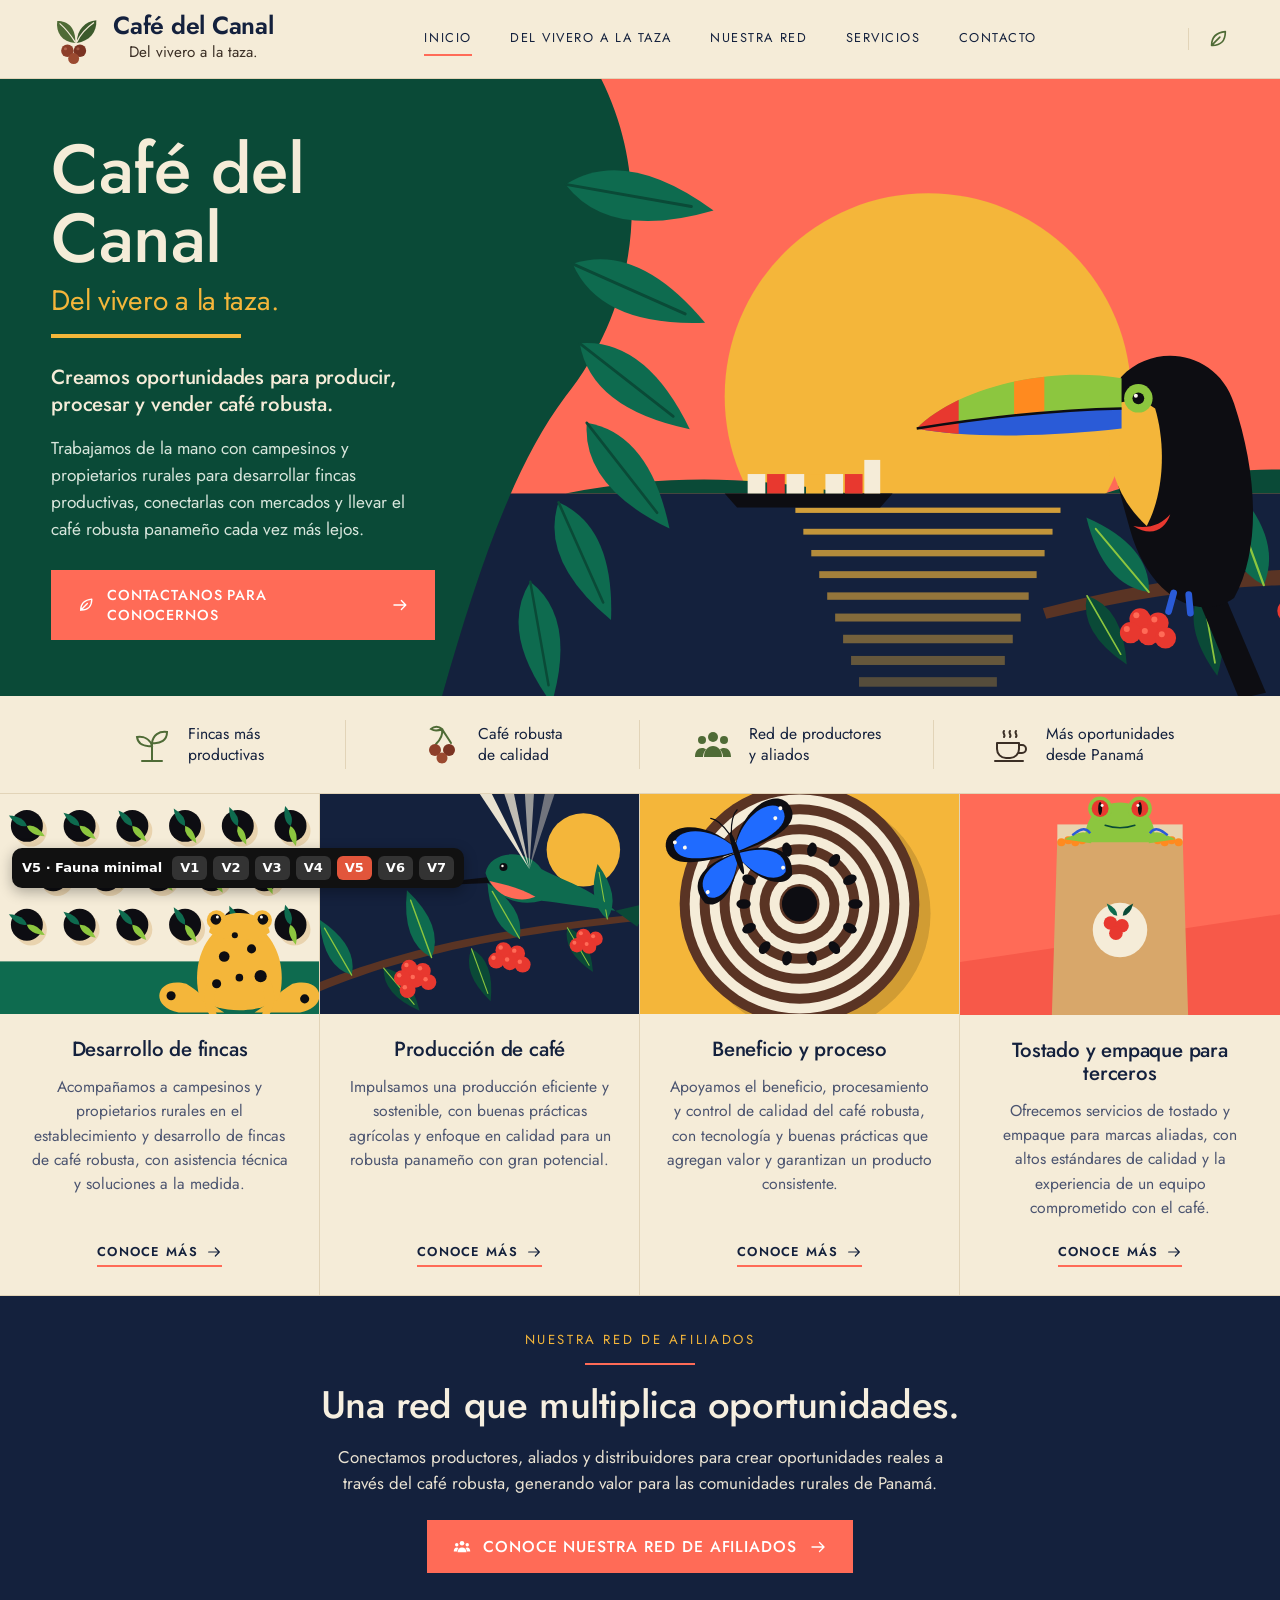
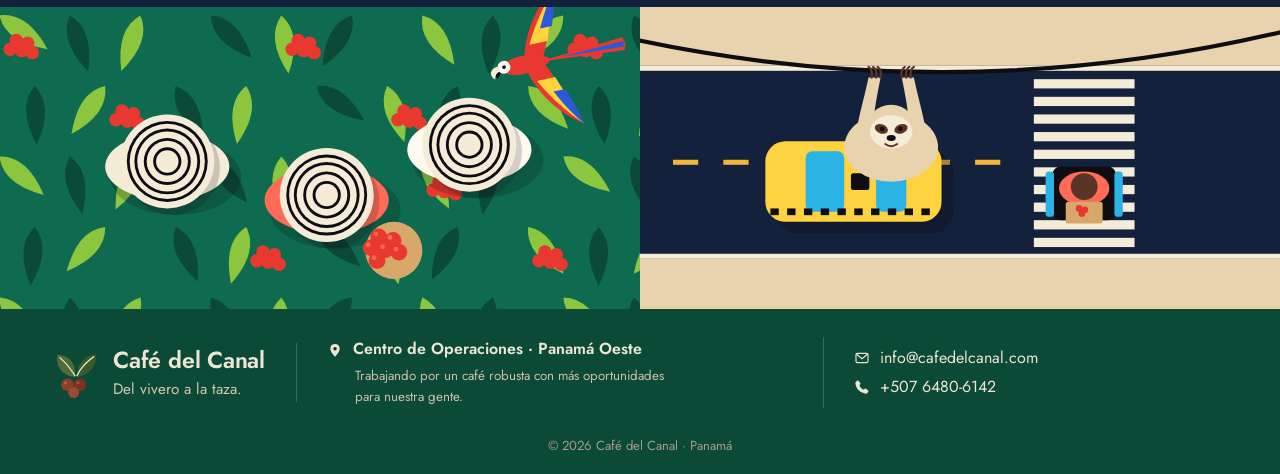
<file: v5/index.html>
<!doctype html>
<html lang="es">
<head>
<meta charset="utf-8">
<meta name="robots" content="noindex">
<meta name="viewport" content="width=device-width, initial-scale=1">
<title>Café del Canal · Del vivero a la taza</title>
<meta name="description" content="Creamos oportunidades para producir, procesar y vender café robusta panameño, del vivero a la taza.">
<link rel="preconnect" href="https://fonts.googleapis.com"><link rel="preconnect" href="https://fonts.gstatic.com" crossorigin>
<link href="https://fonts.googleapis.com/css2?family=Libre+Baskerville:wght@400;700&family=Source+Serif+4:opsz,wght@8..60,400;8..60,600&family=Jost:wght@400;500;600&display=swap" rel="stylesheet">
<style>
:root{--paper:#f6efe1;--card:#f8f2e6;--line:#ddd0b9;--green:#1d3a28;--green2:#4f6b36;--leaf:#8fa457;--brown:#7e3b27;--brown2:#94472d;--ink:#241b14;--muted:#5b5146;--foot:#2e2019}
*{box-sizing:border-box}html{scroll-behavior:smooth}
body{margin:0;background:var(--paper);color:var(--ink);font-family:"Source Serif 4",Georgia,serif;line-height:1.55}
a{color:inherit;text-decoration:none}img{display:block;max-width:100%}
h1,h2,h3{font-family:"Libre Baskerville",Georgia,serif;margin:0;line-height:1.12}
.wrap{max-width:1280px;margin:0 auto;padding-inline:clamp(18px,4vw,56px)}
svg.i{width:1em;height:1em;flex-shrink:0}

/* header */
header{background:var(--paper);position:sticky;top:0;z-index:20;border-bottom:1px solid var(--line)}
.nav{display:flex;align-items:center;justify-content:space-between;gap:24px;min-height:78px}
.brand{display:flex;align-items:center;gap:12px}
.logo{width:50px;height:50px}
.brand strong{display:block;font:700 1.55rem "Libre Baskerville",Georgia,serif;line-height:1}
.brand small{display:block;font-size:.95rem;margin-top:3px;color:#3b2f25;text-align:center}
.links{display:flex;gap:clamp(16px,3vw,44px);font-size:.95rem}
.links a{padding-block:6px;border-bottom:2px solid transparent}
.links a:hover,.links a.on{border-color:var(--ink)}
.navleaf{width:22px;height:22px;color:var(--green2);border-left:1px solid var(--line);padding-left:18px;box-sizing:content-box}
.burger{display:none;background:none;border:1px solid var(--line);border-radius:8px;padding:6px 10px;font-size:1.3rem;color:var(--green)}

/* hero */
.hero{position:relative;color:#fff;min-height:clamp(440px,42vw,560px);display:flex;align-items:center;
background:linear-gradient(90deg,rgba(10,22,14,.82) 0%,rgba(10,22,14,.6) 38%,rgba(10,22,14,.05) 70%),url('../img/hero-canal.jpg') 75% center/cover no-repeat}
.hero>.wrap{width:100%}.hero-in{padding-block:56px;max-width:680px}
.hero h1{font-size:clamp(2.8rem,6.4vw,5.4rem);color:#f8f1e3;letter-spacing:-.5px}
.hero .sub{font:400 clamp(1.4rem,2.8vw,2.4rem) "Libre Baskerville",Georgia,serif;margin:.25em 0 .45em;color:#f4ead6}
.rule{width:190px;height:3px;background:var(--leaf);border-radius:3px;margin-bottom:26px}
.hero .lead{font:700 clamp(1.15rem,1.9vw,1.6rem)/1.3 "Libre Baskerville",Georgia,serif;margin:0 0 18px;max-width:520px}
.hero p.txt{font-size:1.08rem;max-width:440px;margin:0 0 28px;color:#efe6d5}
.btn{display:inline-flex;align-items:center;gap:12px;background:var(--brown2);color:#fff;border:2px solid #c7835f;border-radius:40px;padding:13px 26px;font:600 1.02rem "Source Serif 4",Georgia,serif;transition:background .2s}
.btn:hover{background:var(--brown)}
.btn svg{width:18px;height:18px}

/* strip */
.strip{border-bottom:1px solid var(--line)}
.strip .wrap{display:grid;grid-template-columns:repeat(4,1fr);padding-block:24px}
.feat{display:flex;align-items:center;justify-content:center;gap:16px;font-size:.98rem;line-height:1.3;border-right:1px solid var(--line);padding:4px 12px}
.feat:last-child{border:0}
.feat svg{width:40px;height:40px}

/* cards */
#servicios{display:grid;grid-template-columns:repeat(4,1fr);gap:6px;border-bottom:1px solid var(--line)}
.card{background:var(--card);display:flex;flex-direction:column;text-align:center;border-right:1px solid var(--line)}
.card:last-child{border-right:0}
.ph{height:clamp(190px,18vw,240px);overflow:hidden}
.ph img{width:100%;height:100%;object-fit:cover;transition:transform .6s}
.card:hover .ph img{transform:scale(1.05)}
.badge{width:64px;height:64px;border-radius:50%;display:grid;place-items:center;margin:-32px auto 0;position:relative;border:3px solid var(--card);color:#fff}
.badge svg{width:30px;height:30px}
.g{background:var(--green2)}.b{background:var(--brown)}
.cb{padding:18px clamp(18px,2vw,30px) 28px;display:flex;flex-direction:column;flex:1}
.card h3{font-size:clamp(1.2rem,1.6vw,1.45rem);margin-bottom:14px}
.card p{color:var(--muted);font-size:.98rem;margin:0 0 22px;flex:1}
.more{align-self:center;font-weight:600;font-size:.98rem;border-bottom:1.5px solid currentColor;padding-bottom:3px;display:inline-flex;gap:8px;align-items:center}
.more svg{width:16px;height:16px;transition:transform .2s}.more:hover svg{transform:translateX(4px)}
.card:nth-child(2) .more{color:var(--brown)}

/* network */
.net{display:grid;grid-template-columns:1fr 1fr;background:var(--green)}
.net .nc{grid-column:1/-1}
.net .ph2{overflow:hidden;aspect-ratio:764/361}
.net .ph2 img{width:100%;height:100%;object-fit:cover}
.nc{color:#f6efe0;text-align:center;display:flex;flex-direction:column;align-items:center;justify-content:center;padding:34px clamp(20px,2.6vw,44px)}
.eyebrow{letter-spacing:.2em;font-size:.82rem;text-transform:uppercase;color:#efe4cb}
.nc .rule{width:110px;height:2px;margin:12px auto 18px}
.nc h2{font-size:clamp(1.9rem,3vw,2.8rem);margin-bottom:18px}
.nc p{font-size:1.06rem;max-width:640px;margin:0 0 24px;color:#e9e2d2}
.nc .btn{font-size:.98rem}

/* footer */
footer{background:var(--foot);color:#efe5d3}
.fg{display:grid;grid-template-columns:auto 1.3fr 1fr;align-items:center;gap:0;padding-block:28px}
.fg>div{padding-inline:clamp(14px,2.4vw,36px);border-right:1px solid #5a463a}
.fg>div:first-child{padding-left:0}.fg>div:last-child{border:0;padding-right:0}
.fbrand{display:flex;align-items:center;gap:12px}
.fbrand strong{font:700 1.45rem "Libre Baskerville",Georgia,serif;display:block}
.fbrand small{font-size:.95rem;color:#d5c7b0}
.loc b{display:flex;gap:10px;align-items:center;font-weight:600;margin-bottom:4px}
.loc small{display:block;color:#cdbfa8;padding-left:28px;max-width:360px}
.ct a{display:flex;gap:10px;align-items:center;margin:4px 0}
.ct a:hover,.soc a:hover{color:#fff;opacity:.8}
.soc{display:flex;gap:16px}.soc svg{width:24px;height:24px}
.copy{text-align:center;font-size:.82rem;color:#a9998a;padding:0 0 18px}

@media(max-width:980px){
 .strip .wrap{grid-template-columns:1fr 1fr;row-gap:18px}.feat:nth-child(2){border:0}
 #servicios{grid-template-columns:1fr 1fr}.card:nth-child(2){border-right:0}
 .fg{grid-template-columns:1fr 1fr;row-gap:22px}.fg>div{border:0;padding-inline:0}
}
@media(max-width:700px){
 .burger{display:block}.navleaf{display:none}
 .links{display:none;position:absolute;left:0;right:0;top:100%;background:var(--paper);flex-direction:column;gap:0;padding:8px 18px 16px;border-bottom:1px solid var(--line)}
 .links.open{display:flex}.links a{padding:10px 0}
 .brand strong{font-size:1.25rem}.logo{width:42px;height:42px}
 .hero{background:linear-gradient(180deg,rgba(10,22,14,.55),rgba(10,22,14,.85)),url('../img/hero-canal.jpg') 86% center/cover no-repeat}
 .feat{justify-content:flex-start;font-size:.9rem;border:0}.feat svg{width:32px;height:32px}
 #servicios{grid-template-columns:1fr}.card{border-right:0;border-bottom:1px solid var(--line)}
 .net{grid-template-columns:1fr}
 .fg{grid-template-columns:1fr}
}
/* v5: minimal pop with Panamanian wildlife */
:root{--paper:#f5ecd8;--card:#f5ecd8;--ink:#14213d;--muted:#4b5470;--line:#e2d4b8;--coral:#ff6b57;--jungle:#0a4a37;--gold:#f4b63a}
body{background:var(--paper);color:var(--ink);font-family:"Jost",system-ui,sans-serif}
h1,h2,h3,.brand strong,.fbrand strong,.hero .sub,.hero .lead{font-family:"Jost",system-ui,sans-serif!important;letter-spacing:-.01em}
h1,h2,h3{font-weight:500}
.brand strong,.fbrand strong{font-weight:600}
header{background:var(--paper)}
.links{text-transform:uppercase;letter-spacing:.12em;font-size:.8rem}
.links a.on,.links a:hover{border-color:var(--coral)}
.btn{background:var(--coral);border:0;border-radius:0;font-family:"Jost",sans-serif;font-weight:500;letter-spacing:.06em;text-transform:uppercase;font-size:.9rem;padding:15px 26px}
.btn:hover{background:var(--ink)}
.rule{background:var(--gold);height:4px;border-radius:0}
.hero5{background:var(--jungle)!important;min-height:clamp(460px,43.75vw,700px);overflow:hidden}
.hero5 .hero-img{position:absolute;inset:0;width:100%;height:100%;object-fit:cover;object-position:left center}
/* the text sits on the jungle field at the left of the illustration, which is anchored left too */
.hero5>.wrap{position:relative;max-width:none;margin:0}
.hero5 .hero-in{max-width:min(420px,30vw)}
.hero5 h1{font-weight:500;font-size:clamp(2.8rem,5.4vw,4.8rem);line-height:1;color:var(--paper)}
.hero5 .sub{font-weight:400;font-size:clamp(1.3rem,2.2vw,1.9rem);color:var(--gold)}
.hero5 .lead{font-weight:500;font-size:clamp(1.1rem,1.6vw,1.35rem);color:var(--paper)}
.hero5 p.txt{color:#d8e6dc}
.strip{background:var(--paper);border-color:var(--line)}
.feat{border-color:var(--line)}
#servicios{gap:0;background:var(--paper);border-color:var(--line)}
.card{border-color:var(--line)}
.ph{height:auto;aspect-ratio:400/276}
.badge{display:none}
.cb{padding-top:24px}
.card h3{font-size:clamp(1.25rem,1.6vw,1.5rem)}
.more{color:var(--ink);text-transform:uppercase;letter-spacing:.1em;font-size:.8rem;border-bottom:2px solid var(--coral)}
.card:nth-child(2) .more{color:var(--ink)}
.net{background:var(--ink)}
.nc .eyebrow{color:var(--gold)}
.nc .rule{background:var(--coral)}
.nc h2{font-weight:500}
footer{background:var(--jungle)}
footer .fg>div{border-color:rgba(245,236,216,.2)}
@media(max-width:1100px){
 .links{letter-spacing:.05em;font-size:.74rem}
 .hero5{display:block;min-height:0}
 .hero5 .hero-in{max-width:620px;padding-block:30px 44px}
 .hero5 .hero-img{position:static;height:auto;aspect-ratio:1600/700;object-position:center}
}

@media(prefers-reduced-motion:reduce){html{scroll-behavior:auto}*{transition:none!important}}
</style>
</head>
<body>
<svg width="0" height="0" style="position:absolute" aria-hidden="true">
 <symbol id="logo" viewBox="0 0 64 64"><path d="M31 37C14 36 6 24 8 9c14 0 24 9 23 28Z" fill="#4f6b36"/><path d="M33 37C33 20 44 9 58 8c1 15-9 27-25 29Z" fill="#3c5a2c"/><path d="M31 36C24 25 18 18 11 12M33 36c5-11 12-18 22-25" stroke="#f3ead8" stroke-width="1.6" fill="none"/><circle cx="21" cy="47" r="8" fill="#8d3f2a"/><circle cx="37" cy="47" r="8" fill="#7a3322"/><circle cx="29" cy="57" r="7" fill="#9b4a30"/><circle cx="18.5" cy="44.5" r="2" fill="#c0715a" opacity=".7"/><circle cx="34.5" cy="44.5" r="2" fill="#b1624c" opacity=".7"/></symbol>
 <symbol id="leaf" viewBox="0 0 24 24"><path d="M5 19c0-9 5-14 15-15 0 10-5 15-14 15Zm0 0 9-9" fill="none" stroke="currentColor" stroke-width="1.8" stroke-linecap="round" stroke-linejoin="round"/></symbol>
 <symbol id="arrow" viewBox="0 0 24 24"><path d="M4 12h15m-5-6 6 6-6 6" fill="none" stroke="currentColor" stroke-width="1.8" stroke-linecap="round" stroke-linejoin="round"/></symbol>
 <symbol id="sprout" viewBox="0 0 40 40"><path d="M20 36V19M20 21c-2-7-8-10-15-9 1 7 7 10 15 9Zm0-3c1-8 7-12 15-11 0 8-6 12-15 11ZM10 36h20" fill="none" stroke="currentColor" stroke-width="2" stroke-linecap="round"/></symbol>
 <symbol id="cherries" viewBox="0 0 40 40"><path d="M20 4c1 5 0 9-6 15M20 4c3 5 6 9 9 14M20 4c-4 2-8 2-11 0 3-3 8-3 11 0Z" fill="none" stroke="#4f6b36" stroke-width="2" stroke-linecap="round"/><circle cx="13" cy="25" r="6" fill="#8d3f2a"/><circle cx="27" cy="25" r="6" fill="#7a3322"/><circle cx="20" cy="33" r="5.5" fill="#9b4a30"/></symbol>
 <symbol id="people" viewBox="0 0 40 40"><g fill="#4f6b36"><circle cx="20" cy="12" r="5"/><path d="M11 32c0-7 4-11 9-11s9 4 9 11Z"/><circle cx="9" cy="15" r="4"/><path d="M2 32c0-6 3-9 7-9 2 0 3 .5 4 1.5-2 2-3 5-3 7.5Z"/><circle cx="31" cy="15" r="4"/><path d="M38 32c0-6-3-9-7-9-2 0-3 .5-4 1.5 2 2 3 5 3 7.5Z"/></g></symbol>
 <symbol id="cup" viewBox="0 0 40 40"><path d="M7 18h22v6a9 9 0 0 1-9 9h-4a9 9 0 0 1-9-9Zm22 2h3a4 4 0 0 1 0 8h-4M5 36h28M14 6c-2 2 2 4 0 6m6-6c-2 2 2 4 0 6m6-6c-2 2 2 4 0 6" fill="none" stroke="#3b2f25" stroke-width="2" stroke-linecap="round" stroke-linejoin="round"/></symbol>
 <symbol id="seedling" viewBox="0 0 24 24"><path d="M12 21v-8m0 2c-1-5-5-7-9-6 0 5 4 7 9 6Zm0-2c1-6 5-9 9-8 0 6-4 9-9 8ZM7 21h10" fill="none" stroke="currentColor" stroke-width="1.8" stroke-linecap="round" stroke-linejoin="round"/></symbol>
 <symbol id="berries" viewBox="0 0 24 24"><path d="M12 3c0 3-1 5-4 8m4-8c2 3 3 5 5 8" fill="none" stroke="currentColor" stroke-width="1.8" stroke-linecap="round"/><circle cx="8" cy="14" r="3.2" fill="currentColor"/><circle cx="16" cy="14" r="3.2" fill="currentColor"/><circle cx="12" cy="19" r="3" fill="currentColor"/></symbol>
 <symbol id="gear" viewBox="0 0 24 24"><path d="M12 8.5a3.5 3.5 0 1 0 0 7 3.5 3.5 0 0 0 0-7Zm8 3.5-.1-1.3 2-1.6-2-3.4-2.4 1a8 8 0 0 0-2.2-1.3L15 2.8h-4l-.3 2.6a8 8 0 0 0-2.2 1.3l-2.4-1-2 3.4 2 1.6L6 12l.1 1.3-2 1.6 2 3.4 2.4-1a8 8 0 0 0 2.2 1.3l.3 2.6h4l.3-2.6a8 8 0 0 0 2.2-1.3l2.4 1 2-3.4-2-1.6Z" fill="none" stroke="currentColor" stroke-width="1.6" stroke-linejoin="round"/></symbol>
 <symbol id="bag" viewBox="0 0 24 24"><path d="M6 7h12l1 14H5ZM6 7l1.5-4h9L18 7M9.5 12c0 2 1 3 2.5 3s2.5-1 2.5-3" fill="none" stroke="currentColor" stroke-width="1.8" stroke-linejoin="round" stroke-linecap="round"/></symbol>
 <symbol id="group" viewBox="0 0 24 24"><g fill="currentColor"><circle cx="12" cy="7" r="3"/><path d="M6 19c0-4 2.7-6.5 6-6.5s6 2.5 6 6.5Z"/><circle cx="5" cy="9" r="2.3"/><circle cx="19" cy="9" r="2.3"/><path d="M1 18c0-3.5 1.8-5.5 4-5.5 1 0 1.8.3 2.4.9C6.2 14.7 5.5 16.6 5.5 18ZM23 18c0-3.5-1.8-5.5-4-5.5-1 0-1.8.3-2.4.9 1.2 1.3 1.9 3.2 1.9 4.6Z"/></g></symbol>
 <symbol id="pin" viewBox="0 0 24 24"><path d="M12 22s7-7 7-12a7 7 0 0 0-14 0c0 5 7 12 7 12Z" fill="currentColor"/><circle cx="12" cy="10" r="2.6" fill="#2e2019"/></symbol>
 <symbol id="mail" viewBox="0 0 24 24"><rect x="3" y="5" width="18" height="14" rx="2" fill="none" stroke="currentColor" stroke-width="1.7"/><path d="m3.5 6 8.5 7 8.5-7" fill="none" stroke="currentColor" stroke-width="1.7"/></symbol>
 <symbol id="phone" viewBox="0 0 24 24"><path d="M6.6 2.8 9.4 6c.5.6.5 1.4 0 2L8 9.6a12 12 0 0 0 6.4 6.4l1.6-1.4c.6-.5 1.4-.5 2 0l3.2 2.8c.6.6.6 1.5 0 2.1l-1.7 1.7c-.8.8-2 1.1-3 .7A19 19 0 0 1 2.1 7.4c-.4-1 0-2.2.7-3l1.7-1.6c.6-.6 1.5-.6 2.1 0Z" fill="currentColor"/></symbol>
 <symbol id="ig" viewBox="0 0 24 24"><rect x="3" y="3" width="18" height="18" rx="5" fill="none" stroke="currentColor" stroke-width="1.8"/><circle cx="12" cy="12" r="4" fill="none" stroke="currentColor" stroke-width="1.8"/><circle cx="17.3" cy="6.7" r="1.2" fill="currentColor"/></symbol>
 <symbol id="fb" viewBox="0 0 24 24"><path d="M12 2a10 10 0 0 0-1.6 19.9V14.9H7.9V12h2.5V9.8c0-2.5 1.5-3.9 3.8-3.9 1.1 0 2.2.2 2.2.2v2.5h-1.3c-1.2 0-1.6.8-1.6 1.6V12h2.8l-.4 2.9h-2.3v7A10 10 0 0 0 12 2Z" fill="currentColor"/></symbol>
 <symbol id="li" viewBox="0 0 24 24"><path d="M4 3h16a1 1 0 0 1 1 1v16a1 1 0 0 1-1 1H4a1 1 0 0 1-1-1V4a1 1 0 0 1 1-1Zm2.6 7.4V18h2.5v-7.6Zm1.3-3.8a1.4 1.4 0 1 0 0 2.9 1.4 1.4 0 0 0 0-2.9Zm3.5 3.8V18h2.5v-3.9c0-1 .2-2 1.5-2s1.3 1.2 1.3 2.1V18H19v-4.4c0-2.2-.5-3.9-3-3.9-1.2 0-2 .7-2.4 1.3v-1.1Z" fill="currentColor"/></symbol>
</svg>

<header><div class="wrap nav">
 <a class="brand" href="#inicio" aria-label="Café del Canal, inicio"><svg class="logo" aria-hidden="true"><use href="#logo"/></svg><span><strong>Café del Canal</strong><small>Del vivero a la taza.</small></span></a>
 <button class="burger" aria-label="Abrir menú" aria-expanded="false" aria-controls="menu">☰</button>
 <nav id="menu" class="links" aria-label="Principal"><a class="on" href="#inicio">Inicio</a><a href="#servicios">Del vivero a la taza</a><a href="#red">Nuestra red</a><a href="#servicios">Servicios</a><a href="#contacto">Contacto</a></nav>
 <svg class="navleaf" aria-hidden="true"><use href="#leaf"/></svg>
</div></header>

<main id="inicio">
<section class="hero hero5" aria-labelledby="t"><img class="hero-img" src="../img/v5/hero.svg" alt="Ilustración de un tucán pico iris sobre una rama de café frente a un gran sol y el Canal de Panamá con un barco"><div class="wrap"><div class="hero-in">
 <h1 id="t">Café del Canal</h1>
 <div class="sub">Del vivero a la taza.</div>
 <div class="rule"></div>
 <p class="lead">Creamos oportunidades para producir, procesar y vender café robusta.</p>
 <p class="txt">Trabajamos de la mano con campesinos y propietarios rurales para desarrollar fincas productivas, conectarlas con mercados y llevar el café robusta panameño cada vez más lejos.</p>
 <a class="btn" href="#contacto"><svg aria-hidden="true"><use href="#leaf"/></svg>Contactanos para conocernos<svg aria-hidden="true"><use href="#arrow"/></svg></a>
</div></div></section>

<section class="strip" aria-label="Lo que impulsamos"><div class="wrap">
 <div class="feat"><svg style="color:#4f6b36" aria-hidden="true"><use href="#sprout"/></svg><span>Fincas más<br>productivas</span></div>
 <div class="feat"><svg aria-hidden="true"><use href="#cherries"/></svg><span>Café robusta<br>de calidad</span></div>
 <div class="feat"><svg aria-hidden="true"><use href="#people"/></svg><span>Red de productores<br>y aliados</span></div>
 <div class="feat"><svg aria-hidden="true"><use href="#cup"/></svg><span>Más oportunidades<br>desde Panamá</span></div>
</div></section>

<section id="servicios" aria-label="Del vivero a la taza">
 <article class="card"><div class="ph"><img src="../img/v5/vivero.svg" alt="Ilustración de una rana dorada de Panamá entre plantones de café" loading="lazy"></div><div class="badge g"><svg aria-hidden="true"><use href="#seedling"/></svg></div><div class="cb"><h3>Desarrollo de fincas</h3><p>Acompañamos a campesinos y propietarios rurales en el establecimiento y desarrollo de fincas de café robusta, con asistencia técnica y soluciones a la medida.</p><a class="more" href="#contacto">Conoce más<svg aria-hidden="true"><use href="#arrow"/></svg></a></div></article>
 <article class="card"><div class="ph"><img src="../img/v5/cosecha.svg" alt="Ilustración de un colibrí junto a una rama de café con cerezas rojas" loading="lazy"></div><div class="badge b"><svg aria-hidden="true"><use href="#berries"/></svg></div><div class="cb"><h3>Producción de café</h3><p>Impulsamos una producción eficiente y sostenible, con buenas prácticas agrícolas y enfoque en calidad para un robusta panameño con gran potencial.</p><a class="more" href="#contacto">Conoce más<svg aria-hidden="true"><use href="#arrow"/></svg></a></div></article>
 <article class="card"><div class="ph"><img src="../img/v5/proceso.svg" alt="Ilustración de una mariposa morfo azul sobre un tambor de tostado" loading="lazy"></div><div class="badge g"><svg aria-hidden="true"><use href="#gear"/></svg></div><div class="cb"><h3>Beneficio y proceso</h3><p>Apoyamos el beneficio, procesamiento y control de calidad del café robusta, con tecnología y buenas prácticas que agregan valor y garantizan un producto consistente.</p><a class="more" href="#contacto">Conoce más<svg aria-hidden="true"><use href="#arrow"/></svg></a></div></article>
 <article class="card"><div class="ph"><img src="../img/v5/empaque.svg" alt="Ilustración de una rana de ojos rojos asomándose sobre una bolsa de Café del Canal" loading="lazy"></div><div class="badge b"><svg aria-hidden="true"><use href="#bag"/></svg></div><div class="cb"><h3>Tostado y empaque para terceros</h3><p>Ofrecemos servicios de tostado y empaque para marcas aliadas, con altos estándares de calidad y la experiencia de un equipo comprometido con el café.</p><a class="more" href="#contacto">Conoce más<svg aria-hidden="true"><use href="#arrow"/></svg></a></div></article>
</section>

<section class="net" id="red" aria-labelledby="rt">
 <div class="nc"><div class="eyebrow">Nuestra red de afiliados</div><div class="rule"></div><h2 id="rt">Una red que multiplica oportunidades.</h2><p>Conectamos productores, aliados y distribuidores para crear oportunidades reales a través del café robusta, generando valor para las comunidades rurales de Panamá.</p><a class="btn" href="#contacto"><svg aria-hidden="true"><use href="#group"/></svg>Conoce nuestra red de afiliados<svg aria-hidden="true"><use href="#arrow"/></svg></a></div>
 <div class="ph2"><img src="../img/v5/productores.svg" alt="Ilustración de tres productores con sombreros pintaos entre cafetales y una guacamaya volando" loading="lazy"></div>
 <div class="ph2"><img src="../img/v5/distribuidores.svg" alt="Ilustración de una calle con un taxi, una persona en silla de ruedas con una caja de café y un perezoso colgado del cable" loading="lazy"></div>
</section>
</main>

<footer id="contacto"><div class="wrap fg">
 <div class="fbrand"><svg class="logo" aria-hidden="true"><use href="#logo"/></svg><span><strong>Café del Canal</strong><small>Del vivero a la taza.</small></span></div>
 <div class="loc"><b><svg class="i" aria-hidden="true"><use href="#pin"/></svg>Centro de Operaciones · Panamá Oeste</b><small>Trabajando por un café robusta con más oportunidades para nuestra gente.</small></div>
 <div class="ct"><a href="mailto:info@cafedelcanal.com"><svg class="i" aria-hidden="true"><use href="#mail"/></svg>info@cafedelcanal.com</a><a href="tel:+50764806142"><svg class="i" aria-hidden="true"><use href="#phone"/></svg>+507 6480-6142</a></div>
</div><div class="copy">© <span id="y"></span> Café del Canal · Panamá</div></footer>

<script>
document.getElementById('y').textContent=new Date().getFullYear();
const b=document.querySelector('.burger'),m=document.getElementById('menu');
b.addEventListener('click',()=>{const o=m.classList.toggle('open');b.setAttribute('aria-expanded',o)});
m.querySelectorAll('a').forEach(a=>a.addEventListener('click',()=>{m.classList.remove('open');b.setAttribute('aria-expanded','false')}));
</script>
<nav class="vbar" aria-label="Versiones"><b>V5 · Fauna minimal</b><a href="../v1/">V1</a><a href="../v2/">V2</a><a href="../v3/">V3</a><a href="../v4/">V4</a><a href="../v5/" aria-current="page">V5</a><a href="../v6/">V6</a><a href="../v7/">V7</a></nav>
<style>.vbar{position:fixed;left:12px;bottom:12px;z-index:99;display:flex;gap:6px;align-items:center;flex-wrap:wrap;background:#111;color:#fff;font:600 13px/1.2 system-ui,sans-serif;padding:8px 10px;border-radius:10px;box-shadow:0 4px 14px rgba(0,0,0,.3)}.vbar b{margin-right:4px}.vbar a{color:#fff;padding:4px 8px;border-radius:6px;background:#333}.vbar a[aria-current]{background:#e2553b}</style>
</body>
</html>
</file>
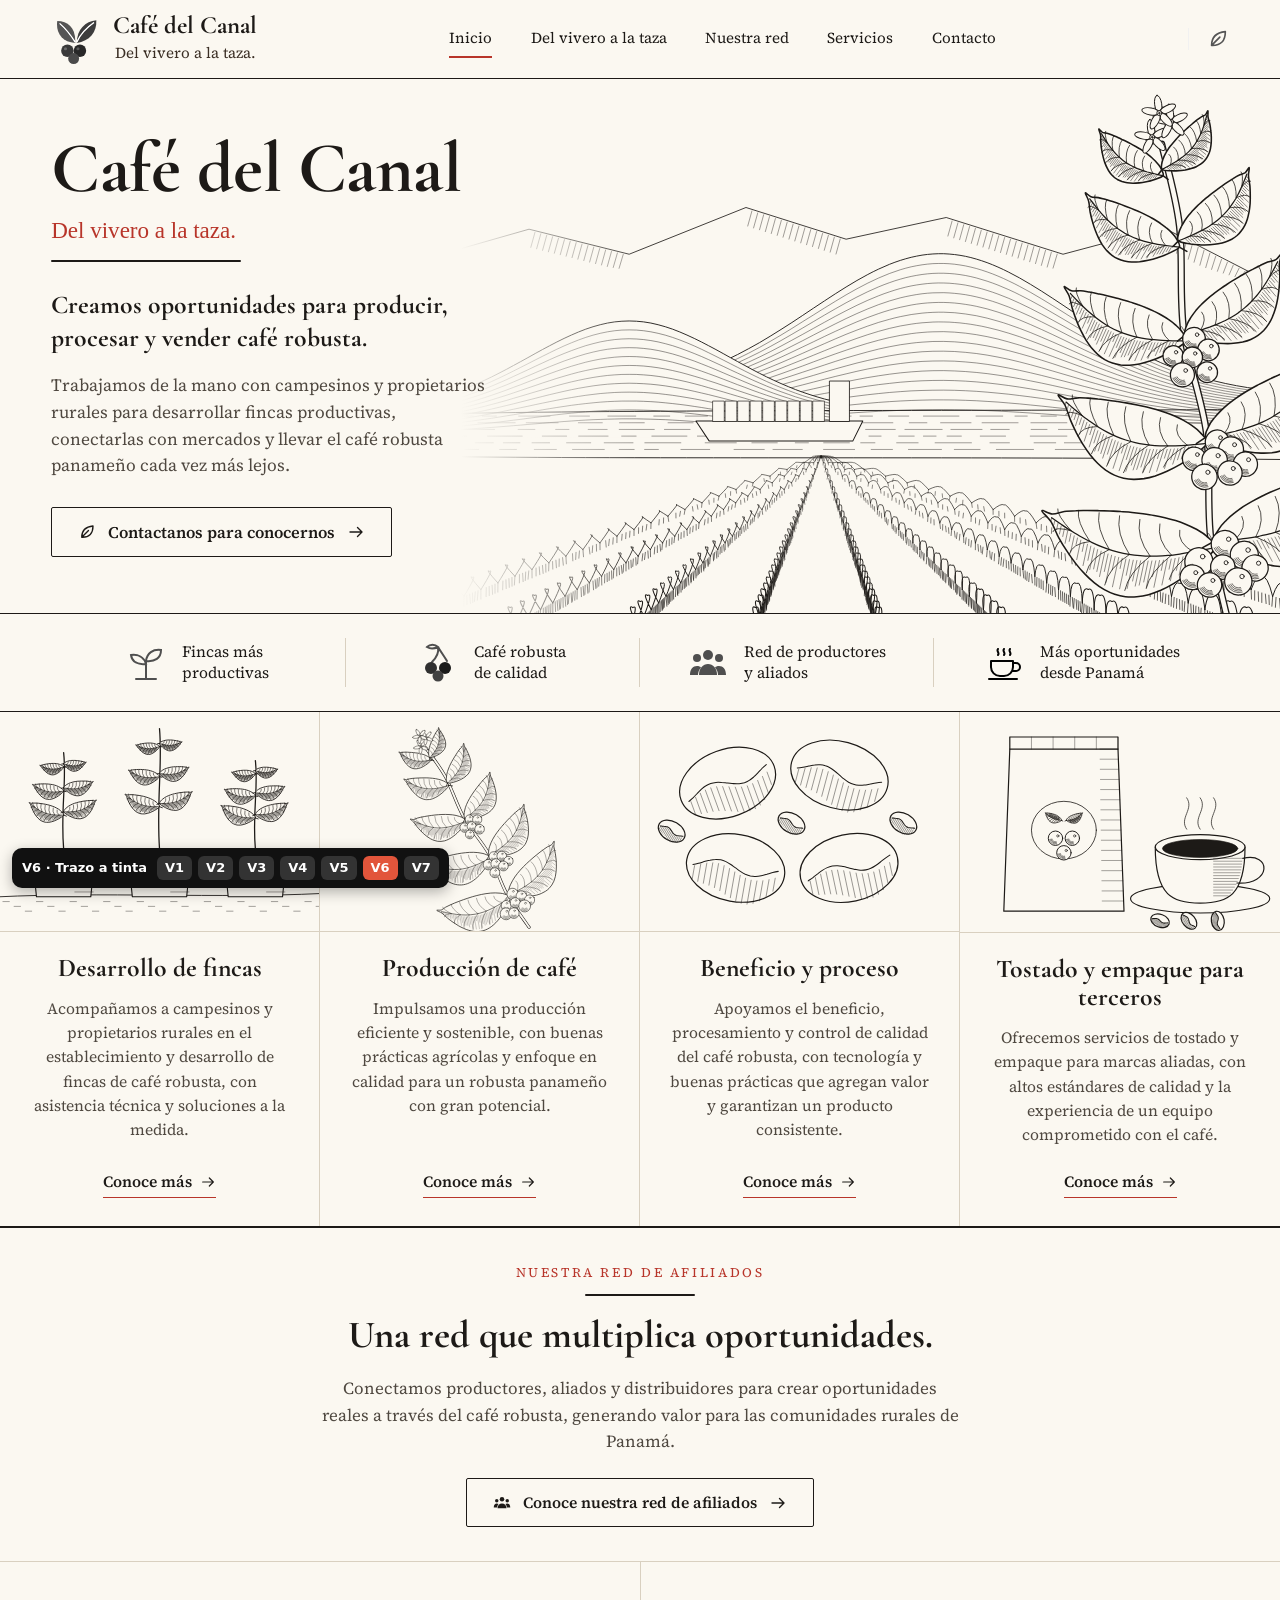
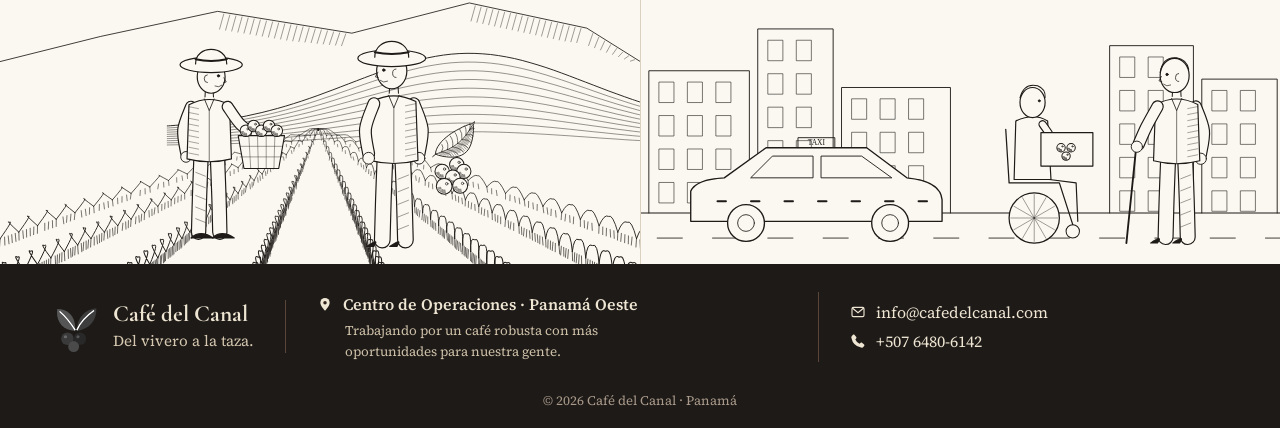
<file: v6/index.html>
<!doctype html>
<html lang="es">
<head>
<meta charset="utf-8">
<meta name="robots" content="noindex">
<meta name="viewport" content="width=device-width, initial-scale=1">
<title>Café del Canal · Del vivero a la taza</title>
<meta name="description" content="Creamos oportunidades para producir, procesar y vender café robusta panameño, del vivero a la taza.">
<link rel="preconnect" href="https://fonts.googleapis.com"><link rel="preconnect" href="https://fonts.gstatic.com" crossorigin>
<link href="https://fonts.googleapis.com/css2?family=Libre+Baskerville:wght@400;700&family=Source+Serif+4:opsz,wght@8..60,400;8..60,600&family=Cormorant+Garamond:wght@500;600;700&family=Homemade+Apple&display=swap" rel="stylesheet">
<style>
:root{--paper:#f6efe1;--card:#f8f2e6;--line:#ddd0b9;--green:#1d3a28;--green2:#4f6b36;--leaf:#8fa457;--brown:#7e3b27;--brown2:#94472d;--ink:#241b14;--muted:#5b5146;--foot:#2e2019}
*{box-sizing:border-box}html{scroll-behavior:smooth}
body{margin:0;background:var(--paper);color:var(--ink);font-family:"Source Serif 4",Georgia,serif;line-height:1.55}
a{color:inherit;text-decoration:none}img{display:block;max-width:100%}
h1,h2,h3{font-family:"Libre Baskerville",Georgia,serif;margin:0;line-height:1.12}
.wrap{max-width:1280px;margin:0 auto;padding-inline:clamp(18px,4vw,56px)}
svg.i{width:1em;height:1em;flex-shrink:0}

/* header */
header{background:var(--paper);position:sticky;top:0;z-index:20;border-bottom:1px solid var(--line)}
.nav{display:flex;align-items:center;justify-content:space-between;gap:24px;min-height:78px}
.brand{display:flex;align-items:center;gap:12px}
.logo{width:50px;height:50px}
.brand strong{display:block;font:700 1.55rem "Libre Baskerville",Georgia,serif;line-height:1}
.brand small{display:block;font-size:.95rem;margin-top:3px;color:#3b2f25;text-align:center}
.links{display:flex;gap:clamp(16px,3vw,44px);font-size:.95rem}
.links a{padding-block:6px;border-bottom:2px solid transparent}
.links a:hover,.links a.on{border-color:var(--ink)}
.navleaf{width:22px;height:22px;color:var(--green2);border-left:1px solid var(--line);padding-left:18px;box-sizing:content-box}
.burger{display:none;background:none;border:1px solid var(--line);border-radius:8px;padding:6px 10px;font-size:1.3rem;color:var(--green)}

/* hero */
.hero{position:relative;color:#fff;min-height:clamp(440px,42vw,560px);display:flex;align-items:center;
background:linear-gradient(90deg,rgba(10,22,14,.82) 0%,rgba(10,22,14,.6) 38%,rgba(10,22,14,.05) 70%),url('../img/hero-canal.jpg') 75% center/cover no-repeat}
.hero>.wrap{width:100%}.hero-in{padding-block:56px;max-width:680px}
.hero h1{font-size:clamp(2.8rem,6.4vw,5.4rem);color:#f8f1e3;letter-spacing:-.5px}
.hero .sub{font:400 clamp(1.4rem,2.8vw,2.4rem) "Libre Baskerville",Georgia,serif;margin:.25em 0 .45em;color:#f4ead6}
.rule{width:190px;height:3px;background:var(--leaf);border-radius:3px;margin-bottom:26px}
.hero .lead{font:700 clamp(1.15rem,1.9vw,1.6rem)/1.3 "Libre Baskerville",Georgia,serif;margin:0 0 18px;max-width:520px}
.hero p.txt{font-size:1.08rem;max-width:440px;margin:0 0 28px;color:#efe6d5}
.btn{display:inline-flex;align-items:center;gap:12px;background:var(--brown2);color:#fff;border:2px solid #c7835f;border-radius:40px;padding:13px 26px;font:600 1.02rem "Source Serif 4",Georgia,serif;transition:background .2s}
.btn:hover{background:var(--brown)}
.btn svg{width:18px;height:18px}

/* strip */
.strip{border-bottom:1px solid var(--line)}
.strip .wrap{display:grid;grid-template-columns:repeat(4,1fr);padding-block:24px}
.feat{display:flex;align-items:center;justify-content:center;gap:16px;font-size:.98rem;line-height:1.3;border-right:1px solid var(--line);padding:4px 12px}
.feat:last-child{border:0}
.feat svg{width:40px;height:40px}

/* cards */
#servicios{display:grid;grid-template-columns:repeat(4,1fr);gap:6px;border-bottom:1px solid var(--line)}
.card{background:var(--card);display:flex;flex-direction:column;text-align:center;border-right:1px solid var(--line)}
.card:last-child{border-right:0}
.ph{height:clamp(190px,18vw,240px);overflow:hidden}
.ph img{width:100%;height:100%;object-fit:cover;transition:transform .6s}
.card:hover .ph img{transform:scale(1.05)}
.badge{width:64px;height:64px;border-radius:50%;display:grid;place-items:center;margin:-32px auto 0;position:relative;border:3px solid var(--card);color:#fff}
.badge svg{width:30px;height:30px}
.g{background:var(--green2)}.b{background:var(--brown)}
.cb{padding:18px clamp(18px,2vw,30px) 28px;display:flex;flex-direction:column;flex:1}
.card h3{font-size:clamp(1.2rem,1.6vw,1.45rem);margin-bottom:14px}
.card p{color:var(--muted);font-size:.98rem;margin:0 0 22px;flex:1}
.more{align-self:center;font-weight:600;font-size:.98rem;border-bottom:1.5px solid currentColor;padding-bottom:3px;display:inline-flex;gap:8px;align-items:center}
.more svg{width:16px;height:16px;transition:transform .2s}.more:hover svg{transform:translateX(4px)}
.card:nth-child(2) .more{color:var(--brown)}

/* network */
.net{display:grid;grid-template-columns:1fr 1fr;background:var(--green)}
.net .nc{grid-column:1/-1}
.net .ph2{overflow:hidden;aspect-ratio:764/361}
.net .ph2 img{width:100%;height:100%;object-fit:cover}
.nc{color:#f6efe0;text-align:center;display:flex;flex-direction:column;align-items:center;justify-content:center;padding:34px clamp(20px,2.6vw,44px)}
.eyebrow{letter-spacing:.2em;font-size:.82rem;text-transform:uppercase;color:#efe4cb}
.nc .rule{width:110px;height:2px;margin:12px auto 18px}
.nc h2{font-size:clamp(1.9rem,3vw,2.8rem);margin-bottom:18px}
.nc p{font-size:1.06rem;max-width:640px;margin:0 0 24px;color:#e9e2d2}
.nc .btn{font-size:.98rem}

/* footer */
footer{background:var(--foot);color:#efe5d3}
.fg{display:grid;grid-template-columns:auto 1.3fr 1fr;align-items:center;gap:0;padding-block:28px}
.fg>div{padding-inline:clamp(14px,2.4vw,36px);border-right:1px solid #5a463a}
.fg>div:first-child{padding-left:0}.fg>div:last-child{border:0;padding-right:0}
.fbrand{display:flex;align-items:center;gap:12px}
.fbrand strong{font:700 1.45rem "Libre Baskerville",Georgia,serif;display:block}
.fbrand small{font-size:.95rem;color:#d5c7b0}
.loc b{display:flex;gap:10px;align-items:center;font-weight:600;margin-bottom:4px}
.loc small{display:block;color:#cdbfa8;padding-left:28px;max-width:360px}
.ct a{display:flex;gap:10px;align-items:center;margin:4px 0}
.ct a:hover,.soc a:hover{color:#fff;opacity:.8}
.soc{display:flex;gap:16px}.soc svg{width:24px;height:24px}
.copy{text-align:center;font-size:.82rem;color:#a9998a;padding:0 0 18px}

@media(max-width:980px){
 .strip .wrap{grid-template-columns:1fr 1fr;row-gap:18px}.feat:nth-child(2){border:0}
 #servicios{grid-template-columns:1fr 1fr}.card:nth-child(2){border-right:0}
 .fg{grid-template-columns:1fr 1fr;row-gap:22px}.fg>div{border:0;padding-inline:0}
}
@media(max-width:700px){
 .burger{display:block}.navleaf{display:none}
 .links{display:none;position:absolute;left:0;right:0;top:100%;background:var(--paper);flex-direction:column;gap:0;padding:8px 18px 16px;border-bottom:1px solid var(--line)}
 .links.open{display:flex}.links a{padding:10px 0}
 .brand strong{font-size:1.25rem}.logo{width:42px;height:42px}
 .hero{background:linear-gradient(180deg,rgba(10,22,14,.55),rgba(10,22,14,.85)),url('../img/hero-canal.jpg') 86% center/cover no-repeat}
 .feat{justify-content:flex-start;font-size:.9rem;border:0}.feat svg{width:32px;height:32px}
 #servicios{grid-template-columns:1fr}.card{border-right:0;border-bottom:1px solid var(--line)}
 .net{grid-template-columns:1fr}
 .fg{grid-template-columns:1fr}
}
/* v6: ink line drawings on paper, monochrome with a single red accent */
:root{--paper:#fbf8f1;--card:#fbf8f1;--ink:#1d1a17;--muted:#4f4840;--line:#d9d0c0;--accent:#b8352a}
body{background:var(--paper);color:var(--ink)}
h1,h2,h3,.brand strong,.fbrand strong,.hero .lead{font-family:"Cormorant Garamond",Georgia,serif!important;font-weight:700;letter-spacing:0}
header{background:var(--paper);border-color:var(--ink)}
.links a.on,.links a:hover{border-color:var(--accent)}
.logo,.navleaf{filter:grayscale(1) contrast(1.4)}
.btn{background:none;color:var(--ink);border:1.5px solid var(--ink);border-radius:2px;font-weight:600}
.btn:hover{background:var(--ink);color:var(--paper)}
.rule{background:var(--ink);height:1.5px}
.hero6{background:var(--paper)!important;color:var(--ink);min-height:clamp(440px,40vw,640px);overflow:hidden;border-bottom:1.5px solid var(--ink)}
.hero6 .hero-img{position:absolute;inset:0;width:100%;height:100%;object-fit:cover;object-position:right center}
.hero6::after{content:"";position:absolute;inset:0;background:linear-gradient(90deg,var(--paper) 0,var(--paper) 36%,rgba(251,248,241,0) 50%)}
.hero6>.wrap{position:relative;z-index:1}
.hero6 .hero-in{max-width:min(470px,36vw)}
.hero6 h1{color:var(--ink);font-size:clamp(3rem,5.6vw,5rem);line-height:.95}
.hero6 .sub{font-family:"Homemade Apple",cursive;color:var(--accent);font-size:clamp(1.1rem,1.8vw,1.5rem);margin:.6em 0 .7em}
.hero6 .lead{color:var(--ink);font-size:clamp(1.3rem,2vw,1.7rem)}
.hero6 p.txt{color:var(--muted)}
.strip{background:var(--paper);border-color:var(--ink)}
.feat{border-color:var(--line)}
.feat svg{filter:grayscale(1) contrast(1.6)}
#servicios{gap:0;background:var(--paper);border-color:var(--ink)}
.card{border-color:var(--line)}
.ph{height:auto;aspect-ratio:400/276;border-bottom:1px solid var(--line)}
.badge{display:none}
.cb{padding-top:22px}
.card h3{font-size:clamp(1.5rem,2vw,1.85rem)}
.more{color:var(--ink);border-color:var(--accent)}
.card:nth-child(2) .more{color:var(--ink)}
.net{background:var(--paper);color:var(--ink);border-top:1.5px solid var(--ink)}
.nc{color:var(--ink)}
.nc .eyebrow{color:var(--accent)}
.nc .rule{background:var(--ink)}
.nc h2{color:var(--ink)}
.nc p{color:var(--muted)}
.net .ph2{border-top:1px solid var(--line)}.net .ph2+.ph2{border-left:1px solid var(--line)}
footer{background:var(--ink)}
@media(max-width:1100px){
 .hero6{display:block;min-height:0}
 .hero6 .hero-img{position:static;height:auto;aspect-ratio:1600/640}
 .hero6::after{display:none}
 .hero6 .hero-in{max-width:640px;padding-block:28px 44px}
}
@media(max-width:700px){.net .ph2+.ph2{border-left:0}}
@media(prefers-reduced-motion:reduce){html{scroll-behavior:auto}*{transition:none!important}}
</style>
</head>
<body>
<svg width="0" height="0" style="position:absolute" aria-hidden="true">
 <symbol id="logo" viewBox="0 0 64 64"><path d="M31 37C14 36 6 24 8 9c14 0 24 9 23 28Z" fill="#4f6b36"/><path d="M33 37C33 20 44 9 58 8c1 15-9 27-25 29Z" fill="#3c5a2c"/><path d="M31 36C24 25 18 18 11 12M33 36c5-11 12-18 22-25" stroke="#f3ead8" stroke-width="1.6" fill="none"/><circle cx="21" cy="47" r="8" fill="#8d3f2a"/><circle cx="37" cy="47" r="8" fill="#7a3322"/><circle cx="29" cy="57" r="7" fill="#9b4a30"/><circle cx="18.5" cy="44.5" r="2" fill="#c0715a" opacity=".7"/><circle cx="34.5" cy="44.5" r="2" fill="#b1624c" opacity=".7"/></symbol>
 <symbol id="leaf" viewBox="0 0 24 24"><path d="M5 19c0-9 5-14 15-15 0 10-5 15-14 15Zm0 0 9-9" fill="none" stroke="currentColor" stroke-width="1.8" stroke-linecap="round" stroke-linejoin="round"/></symbol>
 <symbol id="arrow" viewBox="0 0 24 24"><path d="M4 12h15m-5-6 6 6-6 6" fill="none" stroke="currentColor" stroke-width="1.8" stroke-linecap="round" stroke-linejoin="round"/></symbol>
 <symbol id="sprout" viewBox="0 0 40 40"><path d="M20 36V19M20 21c-2-7-8-10-15-9 1 7 7 10 15 9Zm0-3c1-8 7-12 15-11 0 8-6 12-15 11ZM10 36h20" fill="none" stroke="currentColor" stroke-width="2" stroke-linecap="round"/></symbol>
 <symbol id="cherries" viewBox="0 0 40 40"><path d="M20 4c1 5 0 9-6 15M20 4c3 5 6 9 9 14M20 4c-4 2-8 2-11 0 3-3 8-3 11 0Z" fill="none" stroke="#4f6b36" stroke-width="2" stroke-linecap="round"/><circle cx="13" cy="25" r="6" fill="#8d3f2a"/><circle cx="27" cy="25" r="6" fill="#7a3322"/><circle cx="20" cy="33" r="5.5" fill="#9b4a30"/></symbol>
 <symbol id="people" viewBox="0 0 40 40"><g fill="#4f6b36"><circle cx="20" cy="12" r="5"/><path d="M11 32c0-7 4-11 9-11s9 4 9 11Z"/><circle cx="9" cy="15" r="4"/><path d="M2 32c0-6 3-9 7-9 2 0 3 .5 4 1.5-2 2-3 5-3 7.5Z"/><circle cx="31" cy="15" r="4"/><path d="M38 32c0-6-3-9-7-9-2 0-3 .5-4 1.5 2 2 3 5 3 7.5Z"/></g></symbol>
 <symbol id="cup" viewBox="0 0 40 40"><path d="M7 18h22v6a9 9 0 0 1-9 9h-4a9 9 0 0 1-9-9Zm22 2h3a4 4 0 0 1 0 8h-4M5 36h28M14 6c-2 2 2 4 0 6m6-6c-2 2 2 4 0 6m6-6c-2 2 2 4 0 6" fill="none" stroke="#3b2f25" stroke-width="2" stroke-linecap="round" stroke-linejoin="round"/></symbol>
 <symbol id="seedling" viewBox="0 0 24 24"><path d="M12 21v-8m0 2c-1-5-5-7-9-6 0 5 4 7 9 6Zm0-2c1-6 5-9 9-8 0 6-4 9-9 8ZM7 21h10" fill="none" stroke="currentColor" stroke-width="1.8" stroke-linecap="round" stroke-linejoin="round"/></symbol>
 <symbol id="berries" viewBox="0 0 24 24"><path d="M12 3c0 3-1 5-4 8m4-8c2 3 3 5 5 8" fill="none" stroke="currentColor" stroke-width="1.8" stroke-linecap="round"/><circle cx="8" cy="14" r="3.2" fill="currentColor"/><circle cx="16" cy="14" r="3.2" fill="currentColor"/><circle cx="12" cy="19" r="3" fill="currentColor"/></symbol>
 <symbol id="gear" viewBox="0 0 24 24"><path d="M12 8.5a3.5 3.5 0 1 0 0 7 3.5 3.5 0 0 0 0-7Zm8 3.5-.1-1.3 2-1.6-2-3.4-2.4 1a8 8 0 0 0-2.2-1.3L15 2.8h-4l-.3 2.6a8 8 0 0 0-2.2 1.3l-2.4-1-2 3.4 2 1.6L6 12l.1 1.3-2 1.6 2 3.4 2.4-1a8 8 0 0 0 2.2 1.3l.3 2.6h4l.3-2.6a8 8 0 0 0 2.2-1.3l2.4 1 2-3.4-2-1.6Z" fill="none" stroke="currentColor" stroke-width="1.6" stroke-linejoin="round"/></symbol>
 <symbol id="bag" viewBox="0 0 24 24"><path d="M6 7h12l1 14H5ZM6 7l1.5-4h9L18 7M9.5 12c0 2 1 3 2.5 3s2.5-1 2.5-3" fill="none" stroke="currentColor" stroke-width="1.8" stroke-linejoin="round" stroke-linecap="round"/></symbol>
 <symbol id="group" viewBox="0 0 24 24"><g fill="currentColor"><circle cx="12" cy="7" r="3"/><path d="M6 19c0-4 2.7-6.5 6-6.5s6 2.5 6 6.5Z"/><circle cx="5" cy="9" r="2.3"/><circle cx="19" cy="9" r="2.3"/><path d="M1 18c0-3.5 1.8-5.5 4-5.5 1 0 1.8.3 2.4.9C6.2 14.7 5.5 16.6 5.5 18ZM23 18c0-3.5-1.8-5.5-4-5.5-1 0-1.8.3-2.4.9 1.2 1.3 1.9 3.2 1.9 4.6Z"/></g></symbol>
 <symbol id="pin" viewBox="0 0 24 24"><path d="M12 22s7-7 7-12a7 7 0 0 0-14 0c0 5 7 12 7 12Z" fill="currentColor"/><circle cx="12" cy="10" r="2.6" fill="#2e2019"/></symbol>
 <symbol id="mail" viewBox="0 0 24 24"><rect x="3" y="5" width="18" height="14" rx="2" fill="none" stroke="currentColor" stroke-width="1.7"/><path d="m3.5 6 8.5 7 8.5-7" fill="none" stroke="currentColor" stroke-width="1.7"/></symbol>
 <symbol id="phone" viewBox="0 0 24 24"><path d="M6.6 2.8 9.4 6c.5.6.5 1.4 0 2L8 9.6a12 12 0 0 0 6.4 6.4l1.6-1.4c.6-.5 1.4-.5 2 0l3.2 2.8c.6.6.6 1.5 0 2.1l-1.7 1.7c-.8.8-2 1.1-3 .7A19 19 0 0 1 2.1 7.4c-.4-1 0-2.2.7-3l1.7-1.6c.6-.6 1.5-.6 2.1 0Z" fill="currentColor"/></symbol>
 <symbol id="ig" viewBox="0 0 24 24"><rect x="3" y="3" width="18" height="18" rx="5" fill="none" stroke="currentColor" stroke-width="1.8"/><circle cx="12" cy="12" r="4" fill="none" stroke="currentColor" stroke-width="1.8"/><circle cx="17.3" cy="6.7" r="1.2" fill="currentColor"/></symbol>
 <symbol id="fb" viewBox="0 0 24 24"><path d="M12 2a10 10 0 0 0-1.6 19.9V14.9H7.9V12h2.5V9.8c0-2.5 1.5-3.9 3.8-3.9 1.1 0 2.2.2 2.2.2v2.5h-1.3c-1.2 0-1.6.8-1.6 1.6V12h2.8l-.4 2.9h-2.3v7A10 10 0 0 0 12 2Z" fill="currentColor"/></symbol>
 <symbol id="li" viewBox="0 0 24 24"><path d="M4 3h16a1 1 0 0 1 1 1v16a1 1 0 0 1-1 1H4a1 1 0 0 1-1-1V4a1 1 0 0 1 1-1Zm2.6 7.4V18h2.5v-7.6Zm1.3-3.8a1.4 1.4 0 1 0 0 2.9 1.4 1.4 0 0 0 0-2.9Zm3.5 3.8V18h2.5v-3.9c0-1 .2-2 1.5-2s1.3 1.2 1.3 2.1V18H19v-4.4c0-2.2-.5-3.9-3-3.9-1.2 0-2 .7-2.4 1.3v-1.1Z" fill="currentColor"/></symbol>
</svg>

<header><div class="wrap nav">
 <a class="brand" href="#inicio" aria-label="Café del Canal, inicio"><svg class="logo" aria-hidden="true"><use href="#logo"/></svg><span><strong>Café del Canal</strong><small>Del vivero a la taza.</small></span></a>
 <button class="burger" aria-label="Abrir menú" aria-expanded="false" aria-controls="menu">☰</button>
 <nav id="menu" class="links" aria-label="Principal"><a class="on" href="#inicio">Inicio</a><a href="#servicios">Del vivero a la taza</a><a href="#red">Nuestra red</a><a href="#servicios">Servicios</a><a href="#contacto">Contacto</a></nav>
 <svg class="navleaf" aria-hidden="true"><use href="#leaf"/></svg>
</div></header>

<main id="inicio">
<section class="hero hero6" aria-labelledby="t"><img class="hero-img" src="../img/v6/hero.svg" alt="Ilustración a tinta de ramas de café, hileras de cafetales, colinas en terrazas y un barco en el Canal"><div class="wrap"><div class="hero-in">
 <h1 id="t">Café del Canal</h1>
 <div class="sub">Del vivero a la taza.</div>
 <div class="rule"></div>
 <p class="lead">Creamos oportunidades para producir, procesar y vender café robusta.</p>
 <p class="txt">Trabajamos de la mano con campesinos y propietarios rurales para desarrollar fincas productivas, conectarlas con mercados y llevar el café robusta panameño cada vez más lejos.</p>
 <a class="btn" href="#contacto"><svg aria-hidden="true"><use href="#leaf"/></svg>Contactanos para conocernos<svg aria-hidden="true"><use href="#arrow"/></svg></a>
</div></div></section>

<section class="strip" aria-label="Lo que impulsamos"><div class="wrap">
 <div class="feat"><svg style="color:#4f6b36" aria-hidden="true"><use href="#sprout"/></svg><span>Fincas más<br>productivas</span></div>
 <div class="feat"><svg aria-hidden="true"><use href="#cherries"/></svg><span>Café robusta<br>de calidad</span></div>
 <div class="feat"><svg aria-hidden="true"><use href="#people"/></svg><span>Red de productores<br>y aliados</span></div>
 <div class="feat"><svg aria-hidden="true"><use href="#cup"/></svg><span>Más oportunidades<br>desde Panamá</span></div>
</div></section>

<section id="servicios" aria-label="Del vivero a la taza">
 <article class="card"><div class="ph"><img src="../img/v6/vivero.svg" alt="Ilustración a tinta de tres plantones de café en bolsas de vivero" loading="lazy"></div><div class="badge g"><svg aria-hidden="true"><use href="#seedling"/></svg></div><div class="cb"><h3>Desarrollo de fincas</h3><p>Acompañamos a campesinos y propietarios rurales en el establecimiento y desarrollo de fincas de café robusta, con asistencia técnica y soluciones a la medida.</p><a class="more" href="#contacto">Conoce más<svg aria-hidden="true"><use href="#arrow"/></svg></a></div></article>
 <article class="card"><div class="ph"><img src="../img/v6/cosecha.svg" alt="Ilustración a tinta de una rama de café con flores y racimos de cerezas" loading="lazy"></div><div class="badge b"><svg aria-hidden="true"><use href="#berries"/></svg></div><div class="cb"><h3>Producción de café</h3><p>Impulsamos una producción eficiente y sostenible, con buenas prácticas agrícolas y enfoque en calidad para un robusta panameño con gran potencial.</p><a class="more" href="#contacto">Conoce más<svg aria-hidden="true"><use href="#arrow"/></svg></a></div></article>
 <article class="card"><div class="ph"><img src="../img/v6/proceso.svg" alt="Ilustración a tinta de granos de café tostado" loading="lazy"></div><div class="badge g"><svg aria-hidden="true"><use href="#gear"/></svg></div><div class="cb"><h3>Beneficio y proceso</h3><p>Apoyamos el beneficio, procesamiento y control de calidad del café robusta, con tecnología y buenas prácticas que agregan valor y garantizan un producto consistente.</p><a class="more" href="#contacto">Conoce más<svg aria-hidden="true"><use href="#arrow"/></svg></a></div></article>
 <article class="card"><div class="ph"><img src="../img/v6/empaque.svg" alt="Ilustración a tinta de una bolsa de Café del Canal y una taza humeante" loading="lazy"></div><div class="badge b"><svg aria-hidden="true"><use href="#bag"/></svg></div><div class="cb"><h3>Tostado y empaque para terceros</h3><p>Ofrecemos servicios de tostado y empaque para marcas aliadas, con altos estándares de calidad y la experiencia de un equipo comprometido con el café.</p><a class="more" href="#contacto">Conoce más<svg aria-hidden="true"><use href="#arrow"/></svg></a></div></article>
</section>

<section class="net" id="red" aria-labelledby="rt">
 <div class="nc"><div class="eyebrow">Nuestra red de afiliados</div><div class="rule"></div><h2 id="rt">Una red que multiplica oportunidades.</h2><p>Conectamos productores, aliados y distribuidores para crear oportunidades reales a través del café robusta, generando valor para las comunidades rurales de Panamá.</p><a class="btn" href="#contacto"><svg aria-hidden="true"><use href="#group"/></svg>Conoce nuestra red de afiliados<svg aria-hidden="true"><use href="#arrow"/></svg></a></div>
 <div class="ph2"><img src="../img/v6/productores.svg" alt="Ilustración a tinta de dos productores con sombrero y una canasta de cerezas entre los cafetales" loading="lazy"></div>
 <div class="ph2"><img src="../img/v6/distribuidores.svg" alt="Ilustración a tinta de un taxi, una persona en silla de ruedas con una caja de café y un señor con bastón" loading="lazy"></div>
</section>
</main>

<footer id="contacto"><div class="wrap fg">
 <div class="fbrand"><svg class="logo" aria-hidden="true"><use href="#logo"/></svg><span><strong>Café del Canal</strong><small>Del vivero a la taza.</small></span></div>
 <div class="loc"><b><svg class="i" aria-hidden="true"><use href="#pin"/></svg>Centro de Operaciones · Panamá Oeste</b><small>Trabajando por un café robusta con más oportunidades para nuestra gente.</small></div>
 <div class="ct"><a href="mailto:info@cafedelcanal.com"><svg class="i" aria-hidden="true"><use href="#mail"/></svg>info@cafedelcanal.com</a><a href="tel:+50764806142"><svg class="i" aria-hidden="true"><use href="#phone"/></svg>+507 6480-6142</a></div>
</div><div class="copy">© <span id="y"></span> Café del Canal · Panamá</div></footer>

<script>
document.getElementById('y').textContent=new Date().getFullYear();
const b=document.querySelector('.burger'),m=document.getElementById('menu');
b.addEventListener('click',()=>{const o=m.classList.toggle('open');b.setAttribute('aria-expanded',o)});
m.querySelectorAll('a').forEach(a=>a.addEventListener('click',()=>{m.classList.remove('open');b.setAttribute('aria-expanded','false')}));
</script>
<nav class="vbar" aria-label="Versiones"><b>V6 · Trazo a tinta</b><a href="../v1/">V1</a><a href="../v2/">V2</a><a href="../v3/">V3</a><a href="../v4/">V4</a><a href="../v5/">V5</a><a href="../v6/" aria-current="page">V6</a><a href="../v7/">V7</a></nav>
<style>.vbar{position:fixed;left:12px;bottom:12px;z-index:99;display:flex;gap:6px;align-items:center;flex-wrap:wrap;background:#111;color:#fff;font:600 13px/1.2 system-ui,sans-serif;padding:8px 10px;border-radius:10px;box-shadow:0 4px 14px rgba(0,0,0,.3)}.vbar b{margin-right:4px}.vbar a{color:#fff;padding:4px 8px;border-radius:6px;background:#333}.vbar a[aria-current]{background:#e2553b}</style>
</body>
</html>
</file>
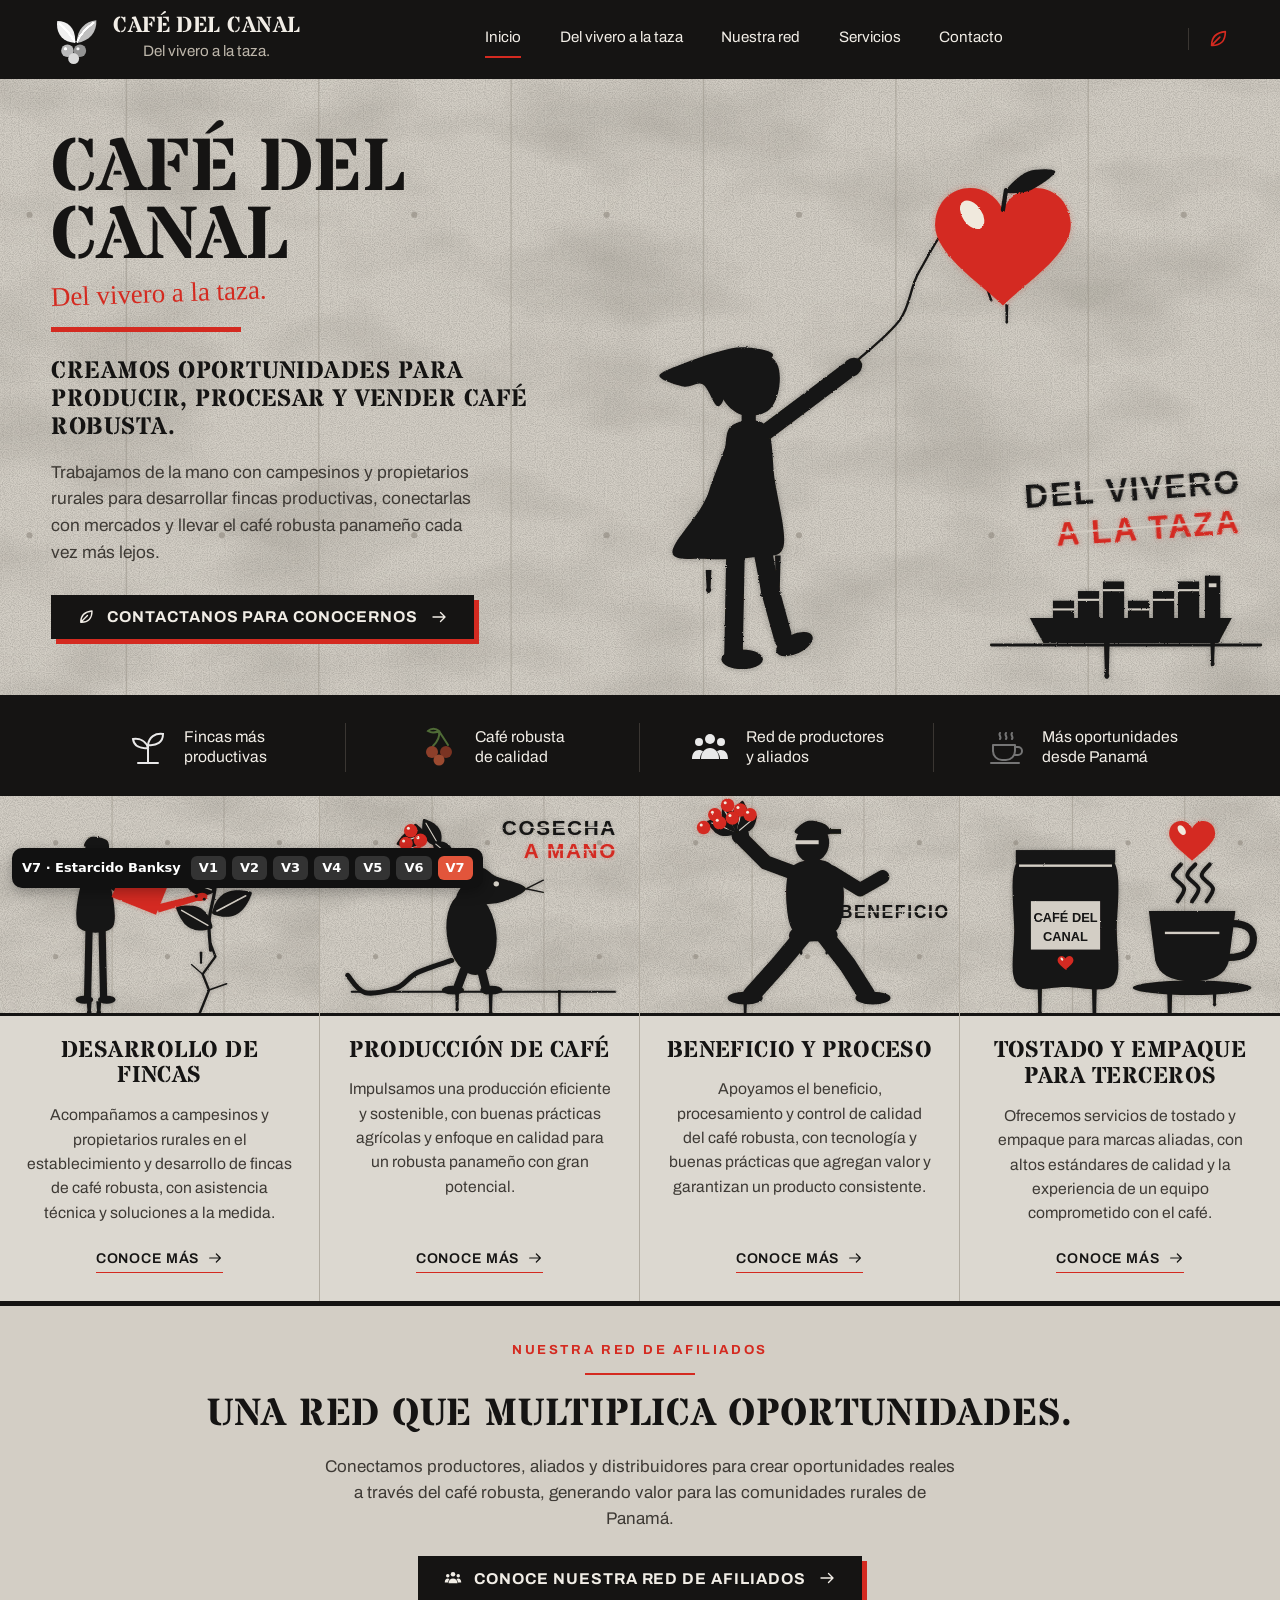
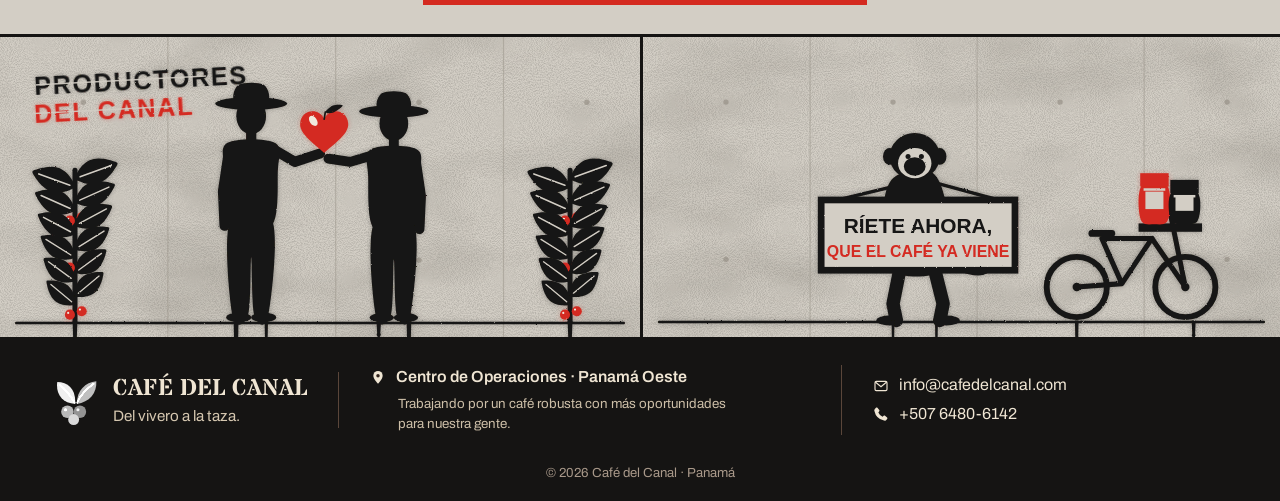
<file: v7/index.html>
<!doctype html>
<html lang="es">
<head>
<meta charset="utf-8">
<meta name="robots" content="noindex">
<meta name="viewport" content="width=device-width, initial-scale=1">
<title>Café del Canal · Del vivero a la taza</title>
<meta name="description" content="Creamos oportunidades para producir, procesar y vender café robusta panameño, del vivero a la taza.">
<link rel="preconnect" href="https://fonts.googleapis.com"><link rel="preconnect" href="https://fonts.gstatic.com" crossorigin>
<link href="https://fonts.googleapis.com/css2?family=Archivo:wght@400;600;700&family=Stardos+Stencil:wght@400;700&family=Permanent+Marker&display=swap" rel="stylesheet">
<style>
:root{--paper:#f6efe1;--card:#f8f2e6;--line:#ddd0b9;--green:#1d3a28;--green2:#4f6b36;--leaf:#8fa457;--brown:#7e3b27;--brown2:#94472d;--ink:#241b14;--muted:#5b5146;--foot:#2e2019}
*{box-sizing:border-box}html{scroll-behavior:smooth}
body{margin:0;background:var(--paper);color:var(--ink);font-family:"Source Serif 4",Georgia,serif;line-height:1.55}
a{color:inherit;text-decoration:none}img{display:block;max-width:100%}
h1,h2,h3{font-family:"Libre Baskerville",Georgia,serif;margin:0;line-height:1.12}
.wrap{max-width:1280px;margin:0 auto;padding-inline:clamp(18px,4vw,56px)}
svg.i{width:1em;height:1em;flex-shrink:0}

/* header */
header{background:var(--paper);position:sticky;top:0;z-index:20;border-bottom:1px solid var(--line)}
.nav{display:flex;align-items:center;justify-content:space-between;gap:24px;min-height:78px}
.brand{display:flex;align-items:center;gap:12px}
.logo{width:50px;height:50px}
.brand strong{display:block;font:700 1.55rem "Libre Baskerville",Georgia,serif;line-height:1}
.brand small{display:block;font-size:.95rem;margin-top:3px;color:#3b2f25;text-align:center}
.links{display:flex;gap:clamp(16px,3vw,44px);font-size:.95rem}
.links a{padding-block:6px;border-bottom:2px solid transparent}
.links a:hover,.links a.on{border-color:var(--ink)}
.navleaf{width:22px;height:22px;color:var(--green2);border-left:1px solid var(--line);padding-left:18px;box-sizing:content-box}
.burger{display:none;background:none;border:1px solid var(--line);border-radius:8px;padding:6px 10px;font-size:1.3rem;color:var(--green)}

/* hero */
.hero{position:relative;color:#fff;min-height:clamp(440px,42vw,560px);display:flex;align-items:center;
background:linear-gradient(90deg,rgba(10,22,14,.82) 0%,rgba(10,22,14,.6) 38%,rgba(10,22,14,.05) 70%),url('../img/hero-canal.jpg') 75% center/cover no-repeat}
.hero>.wrap{width:100%}.hero-in{padding-block:56px;max-width:680px}
.hero h1{font-size:clamp(2.8rem,6.4vw,5.4rem);color:#f8f1e3;letter-spacing:-.5px}
.hero .sub{font:400 clamp(1.4rem,2.8vw,2.4rem) "Libre Baskerville",Georgia,serif;margin:.25em 0 .45em;color:#f4ead6}
.rule{width:190px;height:3px;background:var(--leaf);border-radius:3px;margin-bottom:26px}
.hero .lead{font:700 clamp(1.15rem,1.9vw,1.6rem)/1.3 "Libre Baskerville",Georgia,serif;margin:0 0 18px;max-width:520px}
.hero p.txt{font-size:1.08rem;max-width:440px;margin:0 0 28px;color:#efe6d5}
.btn{display:inline-flex;align-items:center;gap:12px;background:var(--brown2);color:#fff;border:2px solid #c7835f;border-radius:40px;padding:13px 26px;font:600 1.02rem "Source Serif 4",Georgia,serif;transition:background .2s}
.btn:hover{background:var(--brown)}
.btn svg{width:18px;height:18px}

/* strip */
.strip{border-bottom:1px solid var(--line)}
.strip .wrap{display:grid;grid-template-columns:repeat(4,1fr);padding-block:24px}
.feat{display:flex;align-items:center;justify-content:center;gap:16px;font-size:.98rem;line-height:1.3;border-right:1px solid var(--line);padding:4px 12px}
.feat:last-child{border:0}
.feat svg{width:40px;height:40px}

/* cards */
#servicios{display:grid;grid-template-columns:repeat(4,1fr);gap:6px;border-bottom:1px solid var(--line)}
.card{background:var(--card);display:flex;flex-direction:column;text-align:center;border-right:1px solid var(--line)}
.card:last-child{border-right:0}
.ph{height:clamp(190px,18vw,240px);overflow:hidden}
.ph img{width:100%;height:100%;object-fit:cover;transition:transform .6s}
.card:hover .ph img{transform:scale(1.05)}
.badge{width:64px;height:64px;border-radius:50%;display:grid;place-items:center;margin:-32px auto 0;position:relative;border:3px solid var(--card);color:#fff}
.badge svg{width:30px;height:30px}
.g{background:var(--green2)}.b{background:var(--brown)}
.cb{padding:18px clamp(18px,2vw,30px) 28px;display:flex;flex-direction:column;flex:1}
.card h3{font-size:clamp(1.2rem,1.6vw,1.45rem);margin-bottom:14px}
.card p{color:var(--muted);font-size:.98rem;margin:0 0 22px;flex:1}
.more{align-self:center;font-weight:600;font-size:.98rem;border-bottom:1.5px solid currentColor;padding-bottom:3px;display:inline-flex;gap:8px;align-items:center}
.more svg{width:16px;height:16px;transition:transform .2s}.more:hover svg{transform:translateX(4px)}
.card:nth-child(2) .more{color:var(--brown)}

/* network */
.net{display:grid;grid-template-columns:1fr 1fr;background:var(--green)}
.net .nc{grid-column:1/-1}
.net .ph2{overflow:hidden;aspect-ratio:764/361}
.net .ph2 img{width:100%;height:100%;object-fit:cover}
.nc{color:#f6efe0;text-align:center;display:flex;flex-direction:column;align-items:center;justify-content:center;padding:34px clamp(20px,2.6vw,44px)}
.eyebrow{letter-spacing:.2em;font-size:.82rem;text-transform:uppercase;color:#efe4cb}
.nc .rule{width:110px;height:2px;margin:12px auto 18px}
.nc h2{font-size:clamp(1.9rem,3vw,2.8rem);margin-bottom:18px}
.nc p{font-size:1.06rem;max-width:640px;margin:0 0 24px;color:#e9e2d2}
.nc .btn{font-size:.98rem}

/* footer */
footer{background:var(--foot);color:#efe5d3}
.fg{display:grid;grid-template-columns:auto 1.3fr 1fr;align-items:center;gap:0;padding-block:28px}
.fg>div{padding-inline:clamp(14px,2.4vw,36px);border-right:1px solid #5a463a}
.fg>div:first-child{padding-left:0}.fg>div:last-child{border:0;padding-right:0}
.fbrand{display:flex;align-items:center;gap:12px}
.fbrand strong{font:700 1.45rem "Libre Baskerville",Georgia,serif;display:block}
.fbrand small{font-size:.95rem;color:#d5c7b0}
.loc b{display:flex;gap:10px;align-items:center;font-weight:600;margin-bottom:4px}
.loc small{display:block;color:#cdbfa8;padding-left:28px;max-width:360px}
.ct a{display:flex;gap:10px;align-items:center;margin:4px 0}
.ct a:hover,.soc a:hover{color:#fff;opacity:.8}
.soc{display:flex;gap:16px}.soc svg{width:24px;height:24px}
.copy{text-align:center;font-size:.82rem;color:#a9998a;padding:0 0 18px}

@media(max-width:980px){
 .strip .wrap{grid-template-columns:1fr 1fr;row-gap:18px}.feat:nth-child(2){border:0}
 #servicios{grid-template-columns:1fr 1fr}.card:nth-child(2){border-right:0}
 .fg{grid-template-columns:1fr 1fr;row-gap:22px}.fg>div{border:0;padding-inline:0}
}
@media(max-width:700px){
 .burger{display:block}.navleaf{display:none}
 .links{display:none;position:absolute;left:0;right:0;top:100%;background:var(--paper);flex-direction:column;gap:0;padding:8px 18px 16px;border-bottom:1px solid var(--line)}
 .links.open{display:flex}.links a{padding:10px 0}
 .brand strong{font-size:1.25rem}.logo{width:42px;height:42px}
 .hero{background:linear-gradient(180deg,rgba(10,22,14,.55),rgba(10,22,14,.85)),url('../img/hero-canal.jpg') 86% center/cover no-repeat}
 .feat{justify-content:flex-start;font-size:.9rem;border:0}.feat svg{width:32px;height:32px}
 #servicios{grid-template-columns:1fr}.card{border-right:0;border-bottom:1px solid var(--line)}
 .net{grid-template-columns:1fr}
 .fg{grid-template-columns:1fr}
}
/* v7: street stencil on a concrete wall, black spray with a single red accent */
:root{--paper:#d3cec5;--card:#dcd8d0;--ink:#151413;--muted:#3e3a35;--line:#b3ada2;--accent:#d42a20}
body{background:var(--paper);color:var(--ink);font-family:"Archivo",system-ui,sans-serif}
h1,h2,h3,.brand strong,.fbrand strong,.hero .lead{font-family:"Stardos Stencil","Archivo Black",Impact,sans-serif!important;font-weight:700;letter-spacing:.02em;text-transform:uppercase}
.brand strong{font-size:1.4rem}
header{background:var(--ink);color:#f1ede6;border-color:var(--ink)}
.brand small{color:#bdb6aa}
.links a.on,.links a:hover{border-color:var(--accent)}
.logo{filter:grayscale(1) brightness(2.2) contrast(1.3)}
.navleaf{color:var(--accent);border-color:#3a3632}
.burger{color:#f1ede6;border-color:#3a3632}
.btn{background:var(--ink);color:#f1ede6;border:0;border-radius:0;font:700 .98rem "Archivo",sans-serif;text-transform:uppercase;letter-spacing:.06em;box-shadow:5px 5px 0 var(--accent)}
.btn:hover{background:var(--accent);box-shadow:5px 5px 0 var(--ink)}
.rule{background:var(--accent);height:5px;border-radius:0}
.hero7{background:var(--paper)!important;color:var(--ink);min-height:clamp(440px,40vw,640px);overflow:hidden;border-bottom:4px solid var(--ink)}
.hero7 .hero-img{position:absolute;inset:0;width:100%;height:100%;object-fit:cover;object-position:right center}
.hero7>.wrap{position:relative;z-index:1}
.hero7 .hero-in{max-width:min(500px,40vw)}
.hero7 h1{color:var(--ink);font-size:clamp(3rem,5.8vw,5.4rem);line-height:.92}
.hero7 .sub{font-family:"Permanent Marker",cursive;color:var(--accent);font-size:clamp(1.3rem,2.1vw,1.8rem);margin:.4em 0 .5em;transform:rotate(-2deg);transform-origin:left}
.hero7 .lead{color:var(--ink);font-size:clamp(1.25rem,1.9vw,1.65rem);line-height:1.15}
.hero7 p.txt{color:var(--muted)}
.strip{background:var(--ink);color:#f1ede6;border:0}
.feat{border-color:#3a3632}
.feat svg{filter:grayscale(1) brightness(2.4)}
.feat:nth-child(2) svg{filter:none}
#servicios{gap:0;background:var(--paper);border-color:var(--ink)}
.card{background:var(--card);border-color:var(--line)}
.ph{height:auto;aspect-ratio:400/276;border-bottom:3px solid var(--ink)}
.badge{display:none}
.cb{padding-top:22px}
.card h3{font-size:clamp(1.35rem,1.8vw,1.65rem)}
.more{color:var(--ink);border-color:var(--accent);text-transform:uppercase;font-size:.88rem;letter-spacing:.06em}
.card:nth-child(2) .more{color:var(--ink)}
.net{background:var(--paper);color:var(--ink);border-top:4px solid var(--ink)}
.nc{color:var(--ink)}
.nc .eyebrow{color:var(--accent);font-weight:700}
.nc h2{color:var(--ink)}
.nc p{color:var(--muted)}
.net .ph2{border-top:3px solid var(--ink)}.net .ph2+.ph2{border-left:3px solid var(--ink)}
footer{background:var(--ink)}
@media(max-width:1100px){
 .hero7{display:block;min-height:0}
 .hero7 .hero-img{position:static;height:auto;aspect-ratio:1600/640}
 .hero7 .hero-in{max-width:640px;padding-block:28px 44px}
}
@media(max-width:700px){.net .ph2+.ph2{border-left:0}.links{background:var(--ink)}}
@media(prefers-reduced-motion:reduce){html{scroll-behavior:auto}*{transition:none!important}}
</style>
</head>
<body>
<svg width="0" height="0" style="position:absolute" aria-hidden="true">
 <symbol id="logo" viewBox="0 0 64 64"><path d="M31 37C14 36 6 24 8 9c14 0 24 9 23 28Z" fill="#4f6b36"/><path d="M33 37C33 20 44 9 58 8c1 15-9 27-25 29Z" fill="#3c5a2c"/><path d="M31 36C24 25 18 18 11 12M33 36c5-11 12-18 22-25" stroke="#f3ead8" stroke-width="1.6" fill="none"/><circle cx="21" cy="47" r="8" fill="#8d3f2a"/><circle cx="37" cy="47" r="8" fill="#7a3322"/><circle cx="29" cy="57" r="7" fill="#9b4a30"/><circle cx="18.5" cy="44.5" r="2" fill="#c0715a" opacity=".7"/><circle cx="34.5" cy="44.5" r="2" fill="#b1624c" opacity=".7"/></symbol>
 <symbol id="leaf" viewBox="0 0 24 24"><path d="M5 19c0-9 5-14 15-15 0 10-5 15-14 15Zm0 0 9-9" fill="none" stroke="currentColor" stroke-width="1.8" stroke-linecap="round" stroke-linejoin="round"/></symbol>
 <symbol id="arrow" viewBox="0 0 24 24"><path d="M4 12h15m-5-6 6 6-6 6" fill="none" stroke="currentColor" stroke-width="1.8" stroke-linecap="round" stroke-linejoin="round"/></symbol>
 <symbol id="sprout" viewBox="0 0 40 40"><path d="M20 36V19M20 21c-2-7-8-10-15-9 1 7 7 10 15 9Zm0-3c1-8 7-12 15-11 0 8-6 12-15 11ZM10 36h20" fill="none" stroke="currentColor" stroke-width="2" stroke-linecap="round"/></symbol>
 <symbol id="cherries" viewBox="0 0 40 40"><path d="M20 4c1 5 0 9-6 15M20 4c3 5 6 9 9 14M20 4c-4 2-8 2-11 0 3-3 8-3 11 0Z" fill="none" stroke="#4f6b36" stroke-width="2" stroke-linecap="round"/><circle cx="13" cy="25" r="6" fill="#8d3f2a"/><circle cx="27" cy="25" r="6" fill="#7a3322"/><circle cx="20" cy="33" r="5.5" fill="#9b4a30"/></symbol>
 <symbol id="people" viewBox="0 0 40 40"><g fill="#4f6b36"><circle cx="20" cy="12" r="5"/><path d="M11 32c0-7 4-11 9-11s9 4 9 11Z"/><circle cx="9" cy="15" r="4"/><path d="M2 32c0-6 3-9 7-9 2 0 3 .5 4 1.5-2 2-3 5-3 7.5Z"/><circle cx="31" cy="15" r="4"/><path d="M38 32c0-6-3-9-7-9-2 0-3 .5-4 1.5 2 2 3 5 3 7.5Z"/></g></symbol>
 <symbol id="cup" viewBox="0 0 40 40"><path d="M7 18h22v6a9 9 0 0 1-9 9h-4a9 9 0 0 1-9-9Zm22 2h3a4 4 0 0 1 0 8h-4M5 36h28M14 6c-2 2 2 4 0 6m6-6c-2 2 2 4 0 6m6-6c-2 2 2 4 0 6" fill="none" stroke="#3b2f25" stroke-width="2" stroke-linecap="round" stroke-linejoin="round"/></symbol>
 <symbol id="seedling" viewBox="0 0 24 24"><path d="M12 21v-8m0 2c-1-5-5-7-9-6 0 5 4 7 9 6Zm0-2c1-6 5-9 9-8 0 6-4 9-9 8ZM7 21h10" fill="none" stroke="currentColor" stroke-width="1.8" stroke-linecap="round" stroke-linejoin="round"/></symbol>
 <symbol id="berries" viewBox="0 0 24 24"><path d="M12 3c0 3-1 5-4 8m4-8c2 3 3 5 5 8" fill="none" stroke="currentColor" stroke-width="1.8" stroke-linecap="round"/><circle cx="8" cy="14" r="3.2" fill="currentColor"/><circle cx="16" cy="14" r="3.2" fill="currentColor"/><circle cx="12" cy="19" r="3" fill="currentColor"/></symbol>
 <symbol id="gear" viewBox="0 0 24 24"><path d="M12 8.5a3.5 3.5 0 1 0 0 7 3.5 3.5 0 0 0 0-7Zm8 3.5-.1-1.3 2-1.6-2-3.4-2.4 1a8 8 0 0 0-2.2-1.3L15 2.8h-4l-.3 2.6a8 8 0 0 0-2.2 1.3l-2.4-1-2 3.4 2 1.6L6 12l.1 1.3-2 1.6 2 3.4 2.4-1a8 8 0 0 0 2.2 1.3l.3 2.6h4l.3-2.6a8 8 0 0 0 2.2-1.3l2.4 1 2-3.4-2-1.6Z" fill="none" stroke="currentColor" stroke-width="1.6" stroke-linejoin="round"/></symbol>
 <symbol id="bag" viewBox="0 0 24 24"><path d="M6 7h12l1 14H5ZM6 7l1.5-4h9L18 7M9.5 12c0 2 1 3 2.5 3s2.5-1 2.5-3" fill="none" stroke="currentColor" stroke-width="1.8" stroke-linejoin="round" stroke-linecap="round"/></symbol>
 <symbol id="group" viewBox="0 0 24 24"><g fill="currentColor"><circle cx="12" cy="7" r="3"/><path d="M6 19c0-4 2.7-6.5 6-6.5s6 2.5 6 6.5Z"/><circle cx="5" cy="9" r="2.3"/><circle cx="19" cy="9" r="2.3"/><path d="M1 18c0-3.5 1.8-5.5 4-5.5 1 0 1.8.3 2.4.9C6.2 14.7 5.5 16.6 5.5 18ZM23 18c0-3.5-1.8-5.5-4-5.5-1 0-1.8.3-2.4.9 1.2 1.3 1.9 3.2 1.9 4.6Z"/></g></symbol>
 <symbol id="pin" viewBox="0 0 24 24"><path d="M12 22s7-7 7-12a7 7 0 0 0-14 0c0 5 7 12 7 12Z" fill="currentColor"/><circle cx="12" cy="10" r="2.6" fill="#2e2019"/></symbol>
 <symbol id="mail" viewBox="0 0 24 24"><rect x="3" y="5" width="18" height="14" rx="2" fill="none" stroke="currentColor" stroke-width="1.7"/><path d="m3.5 6 8.5 7 8.5-7" fill="none" stroke="currentColor" stroke-width="1.7"/></symbol>
 <symbol id="phone" viewBox="0 0 24 24"><path d="M6.6 2.8 9.4 6c.5.6.5 1.4 0 2L8 9.6a12 12 0 0 0 6.4 6.4l1.6-1.4c.6-.5 1.4-.5 2 0l3.2 2.8c.6.6.6 1.5 0 2.1l-1.7 1.7c-.8.8-2 1.1-3 .7A19 19 0 0 1 2.1 7.4c-.4-1 0-2.2.7-3l1.7-1.6c.6-.6 1.5-.6 2.1 0Z" fill="currentColor"/></symbol>
 <symbol id="ig" viewBox="0 0 24 24"><rect x="3" y="3" width="18" height="18" rx="5" fill="none" stroke="currentColor" stroke-width="1.8"/><circle cx="12" cy="12" r="4" fill="none" stroke="currentColor" stroke-width="1.8"/><circle cx="17.3" cy="6.7" r="1.2" fill="currentColor"/></symbol>
 <symbol id="fb" viewBox="0 0 24 24"><path d="M12 2a10 10 0 0 0-1.6 19.9V14.9H7.9V12h2.5V9.8c0-2.5 1.5-3.9 3.8-3.9 1.1 0 2.2.2 2.2.2v2.5h-1.3c-1.2 0-1.6.8-1.6 1.6V12h2.8l-.4 2.9h-2.3v7A10 10 0 0 0 12 2Z" fill="currentColor"/></symbol>
 <symbol id="li" viewBox="0 0 24 24"><path d="M4 3h16a1 1 0 0 1 1 1v16a1 1 0 0 1-1 1H4a1 1 0 0 1-1-1V4a1 1 0 0 1 1-1Zm2.6 7.4V18h2.5v-7.6Zm1.3-3.8a1.4 1.4 0 1 0 0 2.9 1.4 1.4 0 0 0 0-2.9Zm3.5 3.8V18h2.5v-3.9c0-1 .2-2 1.5-2s1.3 1.2 1.3 2.1V18H19v-4.4c0-2.2-.5-3.9-3-3.9-1.2 0-2 .7-2.4 1.3v-1.1Z" fill="currentColor"/></symbol>
</svg>

<header><div class="wrap nav">
 <a class="brand" href="#inicio" aria-label="Café del Canal, inicio"><svg class="logo" aria-hidden="true"><use href="#logo"/></svg><span><strong>Café del Canal</strong><small>Del vivero a la taza.</small></span></a>
 <button class="burger" aria-label="Abrir menú" aria-expanded="false" aria-controls="menu">☰</button>
 <nav id="menu" class="links" aria-label="Principal"><a class="on" href="#inicio">Inicio</a><a href="#servicios">Del vivero a la taza</a><a href="#red">Nuestra red</a><a href="#servicios">Servicios</a><a href="#contacto">Contacto</a></nav>
 <svg class="navleaf" aria-hidden="true"><use href="#leaf"/></svg>
</div></header>

<main id="inicio">
<section class="hero hero7" aria-labelledby="t"><img class="hero-img" src="../img/v7/hero.svg" alt="Estarcido en un muro: una niña alcanza un globo rojo con forma de corazón de café, y un barco portacontenedores en el Canal"><div class="wrap"><div class="hero-in">
 <h1 id="t">Café del Canal</h1>
 <div class="sub">Del vivero a la taza.</div>
 <div class="rule"></div>
 <p class="lead">Creamos oportunidades para producir, procesar y vender café robusta.</p>
 <p class="txt">Trabajamos de la mano con campesinos y propietarios rurales para desarrollar fincas productivas, conectarlas con mercados y llevar el café robusta panameño cada vez más lejos.</p>
 <a class="btn" href="#contacto"><svg aria-hidden="true"><use href="#leaf"/></svg>Contactanos para conocernos<svg aria-hidden="true"><use href="#arrow"/></svg></a>
</div></div></section>

<section class="strip" aria-label="Lo que impulsamos"><div class="wrap">
 <div class="feat"><svg style="color:#4f6b36" aria-hidden="true"><use href="#sprout"/></svg><span>Fincas más<br>productivas</span></div>
 <div class="feat"><svg aria-hidden="true"><use href="#cherries"/></svg><span>Café robusta<br>de calidad</span></div>
 <div class="feat"><svg aria-hidden="true"><use href="#people"/></svg><span>Red de productores<br>y aliados</span></div>
 <div class="feat"><svg aria-hidden="true"><use href="#cup"/></svg><span>Más oportunidades<br>desde Panamá</span></div>
</div></section>

<section id="servicios" aria-label="Del vivero a la taza">
 <article class="card"><div class="ph"><img src="../img/v7/vivero.svg" alt="Estarcido de un niño que riega con una regadera roja un plantón de café que crece de una grieta" loading="lazy"></div><div class="badge g"><svg aria-hidden="true"><use href="#seedling"/></svg></div><div class="cb"><h3>Desarrollo de fincas</h3><p>Acompañamos a campesinos y propietarios rurales en el establecimiento y desarrollo de fincas de café robusta, con asistencia técnica y soluciones a la medida.</p><a class="more" href="#contacto">Conoce más<svg aria-hidden="true"><use href="#arrow"/></svg></a></div></article>
 <article class="card"><div class="ph"><img src="../img/v7/cosecha.svg" alt="Estarcido de una rata que carga al hombro una rama con cerezas de café rojas" loading="lazy"></div><div class="badge b"><svg aria-hidden="true"><use href="#berries"/></svg></div><div class="cb"><h3>Producción de café</h3><p>Impulsamos una producción eficiente y sostenible, con buenas prácticas agrícolas y enfoque en calidad para un robusta panameño con gran potencial.</p><a class="more" href="#contacto">Conoce más<svg aria-hidden="true"><use href="#arrow"/></svg></a></div></article>
 <article class="card"><div class="ph"><img src="../img/v7/proceso.svg" alt="Estarcido de una figura con pañuelo que lanza un ramo de cerezas de café" loading="lazy"></div><div class="badge g"><svg aria-hidden="true"><use href="#gear"/></svg></div><div class="cb"><h3>Beneficio y proceso</h3><p>Apoyamos el beneficio, procesamiento y control de calidad del café robusta, con tecnología y buenas prácticas que agregan valor y garantizan un producto consistente.</p><a class="more" href="#contacto">Conoce más<svg aria-hidden="true"><use href="#arrow"/></svg></a></div></article>
 <article class="card"><div class="ph"><img src="../img/v7/empaque.svg" alt="Estarcido de una bolsa de Café del Canal y una taza cuyo vapor forma un corazón rojo" loading="lazy"></div><div class="badge b"><svg aria-hidden="true"><use href="#bag"/></svg></div><div class="cb"><h3>Tostado y empaque para terceros</h3><p>Ofrecemos servicios de tostado y empaque para marcas aliadas, con altos estándares de calidad y la experiencia de un equipo comprometido con el café.</p><a class="more" href="#contacto">Conoce más<svg aria-hidden="true"><use href="#arrow"/></svg></a></div></article>
</section>

<section class="net" id="red" aria-labelledby="rt">
 <div class="nc"><div class="eyebrow">Nuestra red de afiliados</div><div class="rule"></div><h2 id="rt">Una red que multiplica oportunidades.</h2><p>Conectamos productores, aliados y distribuidores para crear oportunidades reales a través del café robusta, generando valor para las comunidades rurales de Panamá.</p><a class="btn" href="#contacto"><svg aria-hidden="true"><use href="#group"/></svg>Conoce nuestra red de afiliados<svg aria-hidden="true"><use href="#arrow"/></svg></a></div>
 <div class="ph2"><img src="../img/v7/productores.svg" alt="Estarcido de dos productores con sombrero que se pasan un corazón rojo de café entre cafetales" loading="lazy"></div>
 <div class="ph2"><img src="../img/v7/distribuidores.svg" alt="Estarcido de un mono aullador con un cartel que dice «Ríete ahora, que el café ya viene» y una bicicleta de reparto con bolsas de café" loading="lazy"></div>
</section>
</main>

<footer id="contacto"><div class="wrap fg">
 <div class="fbrand"><svg class="logo" aria-hidden="true"><use href="#logo"/></svg><span><strong>Café del Canal</strong><small>Del vivero a la taza.</small></span></div>
 <div class="loc"><b><svg class="i" aria-hidden="true"><use href="#pin"/></svg>Centro de Operaciones · Panamá Oeste</b><small>Trabajando por un café robusta con más oportunidades para nuestra gente.</small></div>
 <div class="ct"><a href="mailto:info@cafedelcanal.com"><svg class="i" aria-hidden="true"><use href="#mail"/></svg>info@cafedelcanal.com</a><a href="tel:+50764806142"><svg class="i" aria-hidden="true"><use href="#phone"/></svg>+507 6480-6142</a></div>
</div><div class="copy">© <span id="y"></span> Café del Canal · Panamá</div></footer>

<script>
document.getElementById('y').textContent=new Date().getFullYear();
const b=document.querySelector('.burger'),m=document.getElementById('menu');
b.addEventListener('click',()=>{const o=m.classList.toggle('open');b.setAttribute('aria-expanded',o)});
m.querySelectorAll('a').forEach(a=>a.addEventListener('click',()=>{m.classList.remove('open');b.setAttribute('aria-expanded','false')}));
</script>
<nav class="vbar" aria-label="Versiones"><b>V7 · Estarcido Banksy</b><a href="../v1/">V1</a><a href="../v2/">V2</a><a href="../v3/">V3</a><a href="../v4/">V4</a><a href="../v5/">V5</a><a href="../v6/">V6</a><a href="../v7/" aria-current="page">V7</a></nav>
<style>.vbar{position:fixed;left:12px;bottom:12px;z-index:99;display:flex;gap:6px;align-items:center;flex-wrap:wrap;background:#111;color:#fff;font:600 13px/1.2 system-ui,sans-serif;padding:8px 10px;border-radius:10px;box-shadow:0 4px 14px rgba(0,0,0,.3)}.vbar b{margin-right:4px}.vbar a{color:#fff;padding:4px 8px;border-radius:6px;background:#333}.vbar a[aria-current]{background:#e2553b}</style>
</body>
</html>
</file>
